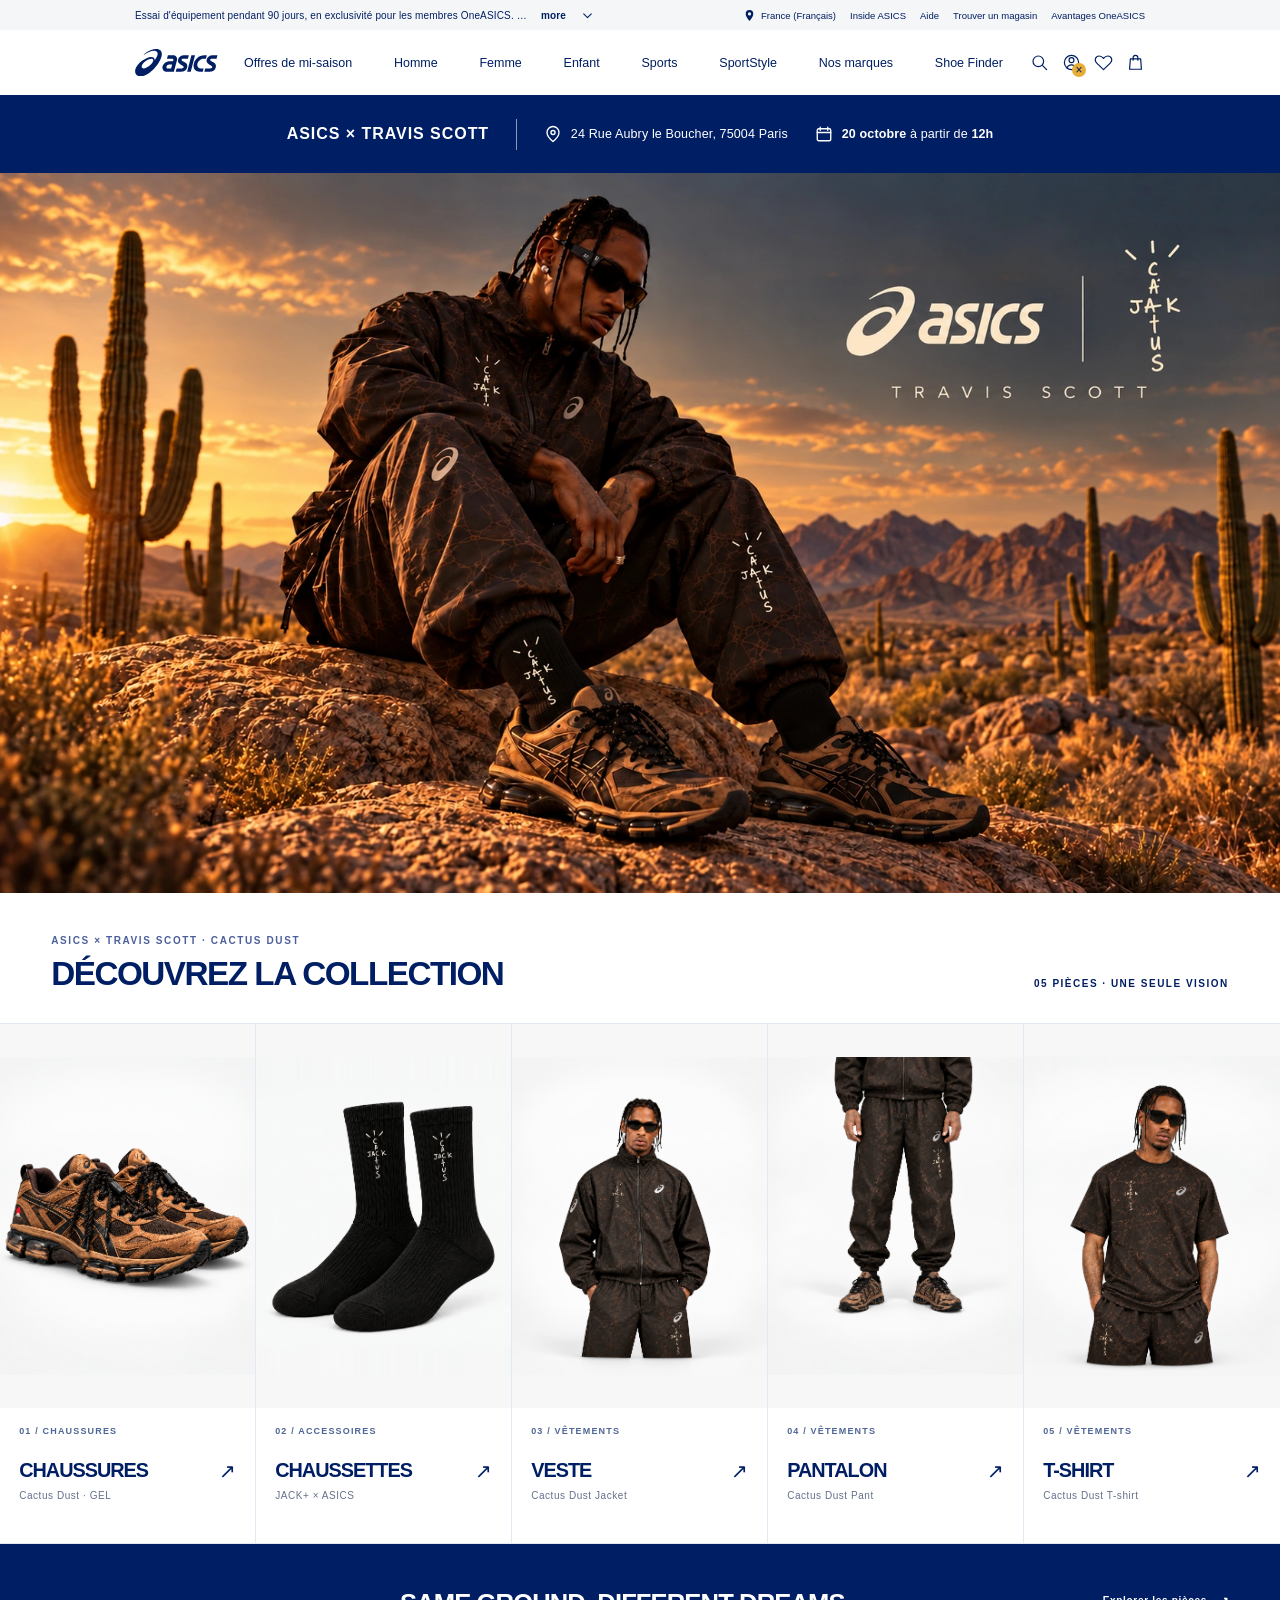
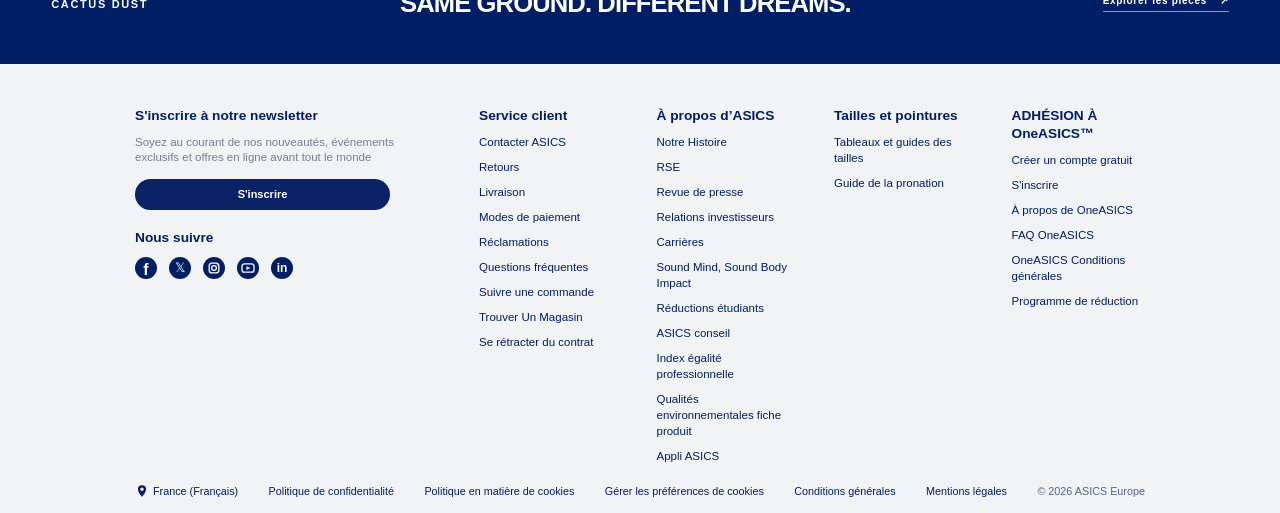
<file: index.html>
<!DOCTYPE html>
<html lang="fr">
<head>
  <meta charset="UTF-8">
  <meta name="viewport" content="width=device-width, initial-scale=1.0">
  <meta name="color-scheme" content="light">
  <meta name="description" content="ASICS × Travis Scott — Cactus Dust. Découvrez les cinq pièces de la collection capsule.">
  <title>Collection Cactus Dust | ASICS × Travis Scott</title>
  <link rel="stylesheet" href="index.css">
  <link rel="preload" href="campagne-desert.webp" as="image" type="image/webp">
</head>
<body id="haut">

  <!-- Barre d'informations superieure : volontairement non cliquable -->
  <div class="utility-bar">
    <div class="page-width utility-inner">
      <div class="utility-offer">
        <span class="utility-offer-text">Essai d'équipement pendant 90 jours, en exclusivité pour les membres OneASICS. G...</span>
        <strong>more</strong>
        <svg width="13" height="13" viewBox="0 0 24 24" fill="none" aria-hidden="true"><path d="m5 9 7 7 7-7" stroke="currentColor" stroke-width="2" stroke-linecap="round" stroke-linejoin="round"/></svg>
      </div>
      <div class="utility-right">
        <span class="utility-country">
          <svg viewBox="0 0 24 24" width="13" height="13" aria-hidden="true"><path fill="currentColor" d="M12 2a7 7 0 0 0-7 7c0 5 7 13 7 13s7-8 7-13a7 7 0 0 0-7-7Zm0 10a3 3 0 1 1 0-6 3 3 0 0 1 0 6Z"/></svg>
          France (Français)
        </span>
        <span>Inside ASICS</span>
        <span>Aide</span>
        <span>Trouver un magasin</span>
        <span>Avantages OneASICS</span>
      </div>
    </div>
  </div>

  <!-- Le logo est le SEUL lien actif de cette page -->
  <header class="site-header">
    <div class="page-width header-inner">
      <a href="index.html" class="brand-logo" aria-label="ASICS - Retour a l'accueil">
        <svg xmlns="http://www.w3.org/2000/svg" width="97" height="32" fill="none" viewBox="0 0 97 32" class="asics-logo" aria-hidden="true"><path fill="#001E63" d="M10.103 22.696c-1.827 0-2.704-1.404-2.247-3.029.946-3.365 7.03-8.353 11.172-8.353 3.025 0 2.795 2.702 1.025 5.007l-.982 1.085c-3.511 3.447-6.77 5.29-8.968 5.29M24.918 0C19.627.003 13.8 3.237 10.144 6.3l.288.419C16.11 2.74 23.99.152 26.164 4.033c1.146 2.048-.801 6.183-3.542 9.451.657-1.444.223-4.214-3.6-4.214C12.664 9.27.155 17.69.155 26.3.154 29.75 2.546 32 6.49 32c10.555 0 24.875-17.297 24.875-25.986C31.365 2.946 29.599 0 24.918 0M38.508 22.694c-.614 0-1.125-.215-1.444-.605-.335-.41-.434-.992-.274-1.592.35-1.304 1.754-2.325 3.198-2.325h3.397l-1.212 4.522zm9.767-13.562c-.974-1.194-2.546-1.728-3.672-1.728h-6.175L37.38 11.31h5.822l.559.06c.005 0 .536.06.827.46.242.33.276.824.103 1.469l-.276 1.029H40.75c-3.159 0-7.56 2.264-8.54 5.922-.489 1.824-.06 3.404.888 4.566.941 1.152 2.715 1.787 4.633 1.787h3.396v.001h4.318l3.517-13.12c.584-2.185-.05-3.572-.685-4.35M90.686 7.403c-1.67 0-3.222.494-4.485 1.429-1.275.944-1.978 2.078-2.397 3.64-.907 3.39 1.756 5.025 3.898 6.184 1.535.83 2.86 1.548 2.576 2.61-.205.763-.537 1.429-2.425 1.429h-5.766l-1.047 3.907h6.381c1.713 0 3.291-.356 4.564-1.331 1.275-.982 1.995-2.347 2.441-4.013.425-1.586.137-3.099-.883-4.232-.85-.945-2.075-1.606-3.155-2.189-1.381-.743-2.682-1.444-2.455-2.296.14-.513.651-1.231 1.766-1.231h5.605l1.05-3.907zM57.226 7.403c-1.671 0-3.223.494-4.485 1.429-1.276.944-1.977 2.078-2.398 3.64-.908 3.39 1.757 5.025 3.898 6.184 1.535.83 2.86 1.548 2.576 2.61-.205.763-.537 1.429-2.426 1.429h-5.765l-1.048 3.907h6.38c1.716 0 3.293-.356 4.565-1.331 1.275-.982 1.994-2.347 2.44-4.013.426-1.586.137-3.099-.881-4.232-.852-.945-2.077-1.606-3.157-2.189-1.38-.743-2.682-1.444-2.453-2.296.136-.513.651-1.231 1.765-1.231h5.605l1.05-3.907zM65.934 7.403l-5.005 19.2h4.226l5.004-19.2zM81.409 7.403c-7.445.026-11.34 4.982-12.577 9.6-1.467 5.473 1.45 9.6 6.78 9.6h3.575l1.047-3.908h-3.572c-1.997 0-4.74-1.57-3.636-5.692.88-3.277 4.074-5.693 7.584-5.693h2.266l1.05-3.907z"/></svg>
      </a>

      <nav class="main-navigation" aria-label="Rubriques du site (presentation uniquement)">
        <span>Offres de mi-saison</span>
        <span>Homme</span>
        <span>Femme</span>
        <span>Enfant</span>
        <span>Sports</span>
        <span>SportStyle</span>
        <span>Nos marques</span>
        <span>Shoe Finder</span>
      </nav>

      <div class="header-icons" aria-hidden="true">
        <span class="header-icon"><svg viewBox="0 0 24 24" fill="none"><circle cx="10.5" cy="10.5" r="6.7"/><path d="m16 16 5 5"/></svg></span>
        <span class="header-icon member-icon"><svg viewBox="0 0 24 24" fill="none"><circle cx="12" cy="12" r="9"/><circle cx="12" cy="9" r="3.1"/><path d="M6.3 19c.9-2.5 2.9-4.1 5.7-4.1s4.8 1.6 5.7 4.1"/></svg><span class="member-mark">×</span></span>
        <span class="header-icon"><svg viewBox="0 0 24 24" fill="none"><path d="M12 21 3.5 12.7C-.2 9 2 3.8 6.6 3.8c2.3 0 4 1.2 5.4 3.1 1.4-1.9 3.1-3.1 5.4-3.1 4.6 0 6.8 5.2 3.1 8.9L12 21Z"/></svg></span>
        <span class="header-icon"><svg viewBox="0 0 24 24" fill="none"><path d="M5.5 7.5h13l1 13h-15l1-13Z"/><path d="M9 9V6a3 3 0 0 1 6 0v3"/></svg></span>
      </div>
    </div>
  </header>

  <!-- NOUVELLE BANDEROLE : placee precisement sous le menu ASICS -->
  <div class="collection-banner" aria-label="Rendez-vous ASICS Travis Scott le 18 novembre à Paris">
    <span class="collection-banner-label">ASICS × TRAVIS SCOTT</span>
    <span class="collection-banner-divider" aria-hidden="true"></span>
    <div class="collection-banner-details">
      <a class="collection-banner-address" href="https://www.google.com/maps/place//data=!4m2!3m1!1s0x47e66e1eb0191523:0x82571dca6a270c8f?sa=X&amp;ved=1t:8290&amp;ictx=111" target="_blank" rel="noopener noreferrer" aria-label="Voir le lieu sur Google Maps : 24 Rue Aubry le Boucher, 75004 Paris">
        <svg viewBox="0 0 24 24" fill="none" aria-hidden="true"><path d="M20 10c0 5.5-8 12-8 12S4 15.5 4 10a8 8 0 1 1 16 0Z" stroke="currentColor" stroke-width="1.8" stroke-linejoin="round"/><circle cx="12" cy="10" r="2.7" stroke="currentColor" stroke-width="1.8"/></svg>
        <span>24 Rue Aubry le Boucher, 75004 Paris</span>
      </a>
      <span class="collection-banner-date">
        <svg viewBox="0 0 24 24" fill="none" aria-hidden="true"><rect x="3" y="5" width="18" height="16" rx="2" stroke="currentColor" stroke-width="1.8"/><path d="M7 3v4M17 3v4M3 10h18" stroke="currentColor" stroke-width="1.8" stroke-linecap="round"/></svg>
        <span><strong>20 octobre</strong> à partir de <strong>12h</strong></span>      </span>
    </div>
  </div>


  <main class="homepage">
    <section class="home-hero" aria-label="Campagne ASICS × Cactus Jack dans le désert">
      <h1 class="visually-hidden">Collection Cactus Dust — ASICS × Travis Scott</h1>
      <!-- PHOTO PRINCIPALE : placer campagne-desert.webp au meme niveau que index.html -->
      <img class="home-hero__image" src="campagne-desert.webp" alt="Travis Scott en tenue ASICS Cactus Jack dans le désert au coucher du soleil, avec les logos de la collaboration." width="1672" height="941" fetchpriority="high">
    </section>

    <section id="collection" class="collection-section" aria-labelledby="collection-title">
      <div class="collection-intro">
        <div>
          <span class="collection-intro__eyebrow">ASICS × TRAVIS SCOTT · CACTUS DUST</span>
          <h2 id="collection-title">Découvrez la collection</h2>
        </div>
        <p>05 PIÈCES · UNE SEULE VISION</p>
      </div>
      <!-- Photos pp1.png a pp5.png : toutes dans le meme dossier que index.html -->
      <nav class="collection-grid" aria-label="Les cinq produits de la capsule">
        <!-- Carte 01 : change href pour choisir la page et src pour choisir l'image -->
        <a class="collection-card" href="chaussure.html" aria-label="Découvrir chaussures Cactus Dust">
          <div class="collection-card__visual"><img src="pp1.png" alt="Chaussures ASICS brunes de la collection Cactus Dust" loading="lazy" width="1122" height="1402"></div>
          <div class="collection-card__info">
            <span class="collection-card__number">01 / CHAUSSURES</span>
            <div class="collection-card__line"><h3>Chaussures</h3><span class="collection-card__arrow" aria-hidden="true">↗</span></div>
            <p>Cactus Dust · GEL</p>
          </div>
        </a>
        <!-- Carte 02 : change href pour choisir la page et src pour choisir l'image -->
        <a class="collection-card" href="chaussettes.html" aria-label="Découvrir chaussettes Cactus Dust">
          <div class="collection-card__visual"><img src="pp2.png" alt="Chaussettes noires avec broderie claire Jack Cactus" loading="lazy" width="1122" height="1402"></div>
          <div class="collection-card__info">
            <span class="collection-card__number">02 / ACCESSOIRES</span>
            <div class="collection-card__line"><h3>Chaussettes</h3><span class="collection-card__arrow" aria-hidden="true">↗</span></div>
            <p>JACK+ × ASICS</p>
          </div>
        </a>
        <!-- Carte 03 : change href pour choisir la page et src pour choisir l'image -->
        <a class="collection-card" href="veste.html" aria-label="Découvrir veste Cactus Dust">
          <div class="collection-card__visual"><img src="pp3.png" alt="Veste noire et brune ASICS Cactus Jack" loading="lazy" width="1122" height="1402"></div>
          <div class="collection-card__info">
            <span class="collection-card__number">03 / VÊTEMENTS</span>
            <div class="collection-card__line"><h3>Veste</h3><span class="collection-card__arrow" aria-hidden="true">↗</span></div>
            <p>Cactus Dust Jacket</p>
          </div>
        </a>
        <!-- Carte 04 : change href pour choisir la page et src pour choisir l'image -->
        <a class="collection-card" href="pantalon.html" aria-label="Découvrir pantalon Cactus Dust">
          <div class="collection-card__visual"><img src="pp4.png" alt="Pantalon technique noir et brun Cactus Jack" loading="lazy" width="1122" height="1402"></div>
          <div class="collection-card__info">
            <span class="collection-card__number">04 / VÊTEMENTS</span>
            <div class="collection-card__line"><h3>Pantalon</h3><span class="collection-card__arrow" aria-hidden="true">↗</span></div>
            <p>Cactus Dust Pant</p>
          </div>
        </a>
        <!-- Carte 05 : change href pour choisir la page et src pour choisir l'image -->
        <a class="collection-card" href="tshirt.html" aria-label="Découvrir t-shirt Cactus Dust">
          <div class="collection-card__visual"><img src="pp5.png" alt="T-shirt ASICS Cactus Jack brun et noir de la collection Cactus Dust" loading="lazy" width="1122" height="1402"></div>
          <div class="collection-card__info">
            <span class="collection-card__number">05 / VÊTEMENTS</span>
            <div class="collection-card__line"><h3>T-shirt</h3><span class="collection-card__arrow" aria-hidden="true">↗</span></div>
            <p>Cactus Dust T-shirt</p>
          </div>
        </a>
      </nav>
      <p class="mobile-scroll-hint">Faites glisser pour découvrir les 5 produits →</p>
    </section>
    <div class="home-signature">
      <span>CACTUS DUST</span>
      <strong>SAME GROUND. DIFFERENT DREAMS.</strong>
      <a href="#collection">Explorer les pièces <span aria-hidden="true">↗</span></a>
    </div>
  </main>

  <footer class="site-footer">
    <div class="page-width footer-container">
      <div class="footer-grid">
        <section class="footer-newsletter">
          <h2>S'inscrire à notre newsletter</h2>
          <p>Soyez au courant de nos nouveautés, événements exclusifs et offres en ligne avant tout le monde</p>
          <div class="newsletter-look">S'inscrire</div>
          <h2 class="follow-title">Nous suivre</h2>
          <div class="social-icons" aria-label="Réseaux sociaux (icônes non cliquables)">
            <span class="social-item social-facebook" aria-hidden="true">f</span>
            <span class="social-item social-x" aria-hidden="true">𝕏</span>
            <span class="social-item social-instagram" aria-hidden="true"><svg viewBox="0 0 24 24" fill="none"><rect x="5.5" y="5.5" width="13" height="13" rx="4"/><circle cx="12" cy="12" r="3.2"/><circle cx="16.3" cy="7.8" r=".8" fill="currentColor" stroke="none"/></svg></span>
            <span class="social-item social-youtube" aria-hidden="true"><svg viewBox="0 0 24 24" fill="none"><rect x="4" y="6.5" width="16" height="11" rx="3" stroke="currentColor"/><path d="m10 9.5 5 2.5-5 2.5V9.5Z" fill="currentColor" stroke="none"/></svg></span>
            <span class="social-item social-linkedin" aria-hidden="true">in</span>
          </div>
        </section>

        <section class="footer-column">
          <h2>Service client</h2>
          <span>Contacter ASICS</span>
          <span>Retours</span>
          <span>Livraison</span>
          <span>Modes de paiement</span>
          <span>Réclamations</span>
          <span>Questions fréquentes</span>
          <span>Suivre une commande</span>
          <span>Trouver Un Magasin</span>
          <span>Se rétracter du contrat</span>
        </section>
        <section class="footer-column">
          <h2>À propos d’ASICS</h2>
          <span>Notre Histoire</span>
          <span>RSE</span>
          <span>Revue de presse</span>
          <span>Relations investisseurs</span>
          <span>Carrières</span>
          <span>Sound Mind, Sound Body Impact</span>
          <span>Réductions étudiants</span>
          <span>ASICS conseil</span>
          <span>Index égalité professionnelle</span>
          <span>Qualités environnementales fiche produit</span>
          <span>Appli ASICS</span>
        </section>
        <section class="footer-column">
          <h2>Tailles et pointures</h2>
          <span>Tableaux et guides des tailles</span>
          <span>Guide de la pronation</span>
        </section>
        <section class="footer-column">
          <h2>ADHÉSION À<br>OneASICS™</h2>
          <span>Créer un compte gratuit</span>
          <span>S'inscrire</span>
          <span>À propos de OneASICS</span>
          <span>FAQ OneASICS</span>
          <span>OneASICS Conditions générales</span>
          <span>Programme de réduction</span>
        </section>
      </div>

      <div class="footer-bottom">
        <span class="bottom-country"><svg viewBox="0 0 24 24" width="14" height="14" aria-hidden="true"><path fill="currentColor" d="M12 2a7 7 0 0 0-7 7c0 5 7 13 7 13s7-8 7-13a7 7 0 0 0-7-7Zm0 10a3 3 0 1 1 0-6 3 3 0 0 1 0 6Z"/></svg> France (Français)</span>
        <span>Politique de confidentialité</span>
        <span>Politique en matière de cookies</span>
        <span>Gérer les préférences de cookies</span>
        <span>Conditions générales</span>
        <span>Mentions légales</span>
        <span class="copyright">© 2026 ASICS Europe</span>
      </div>
    </div>
  </footer>
</body>
</html>
</file>
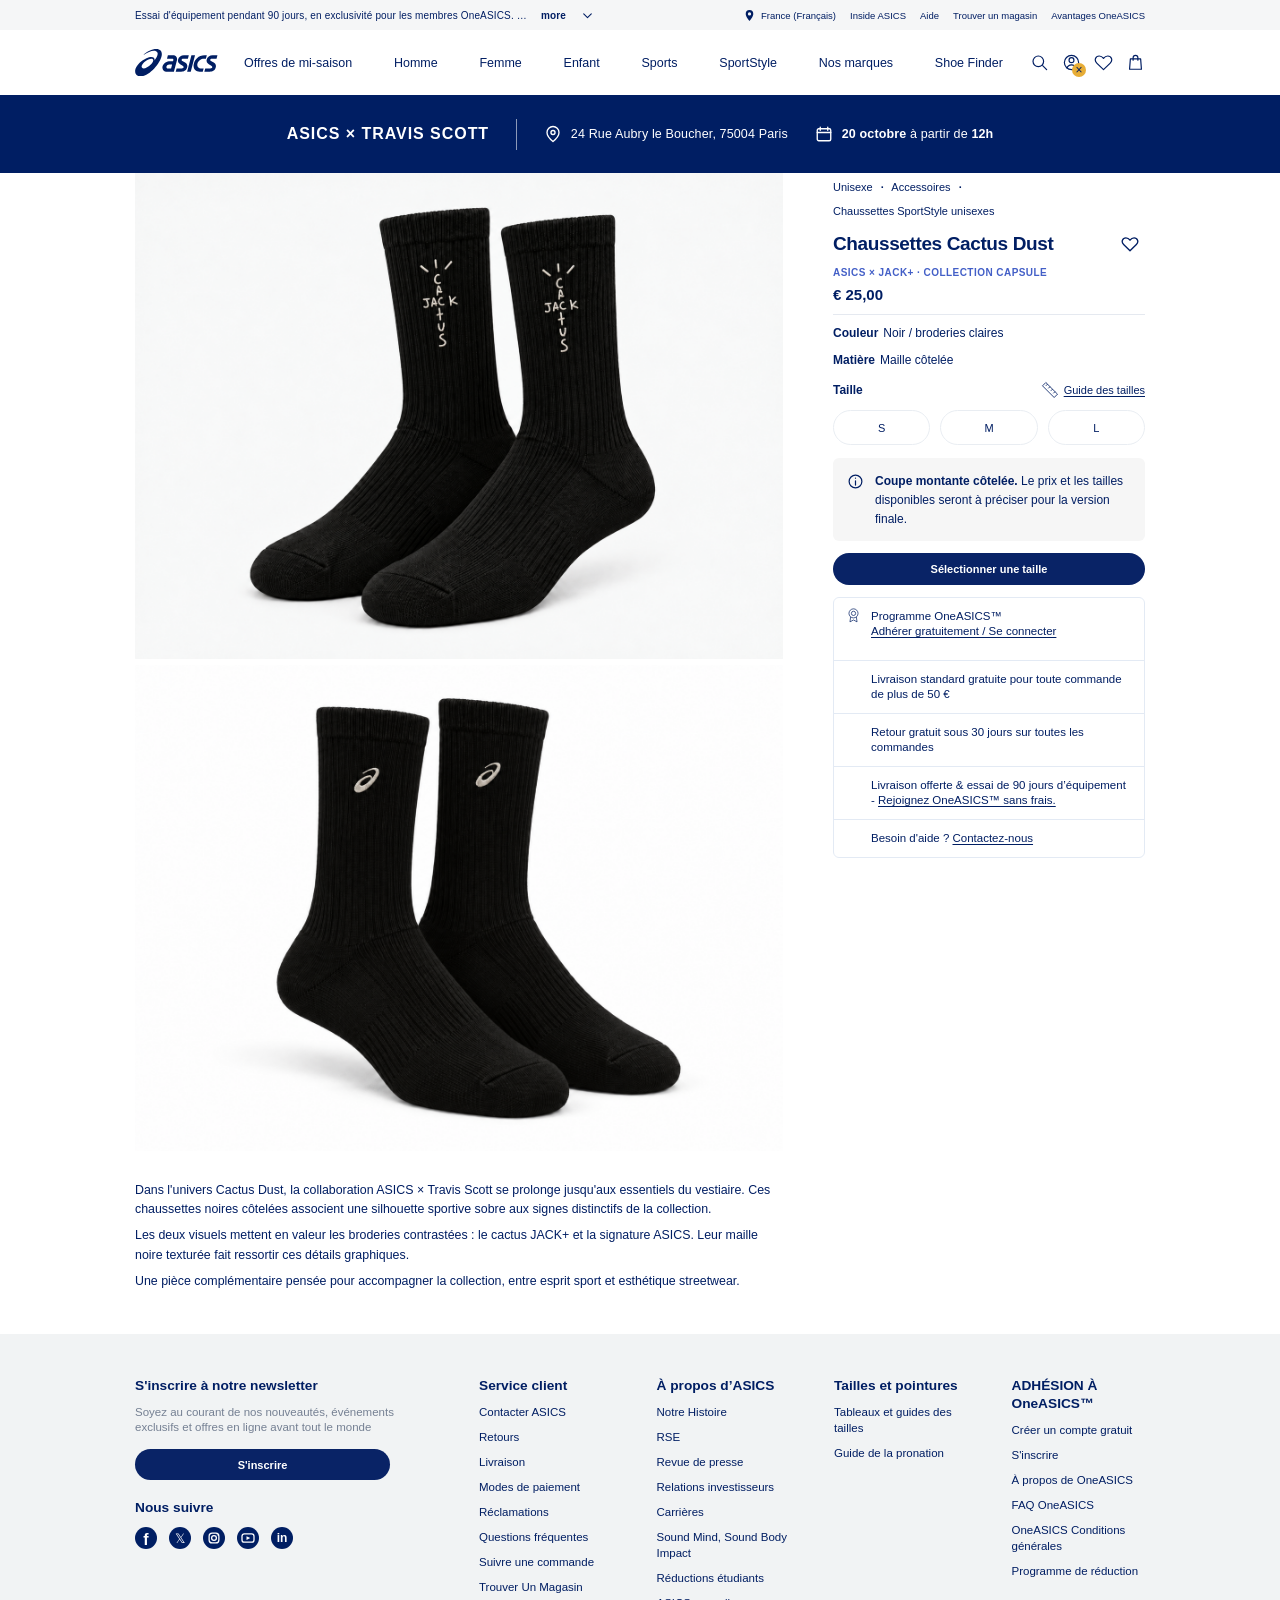
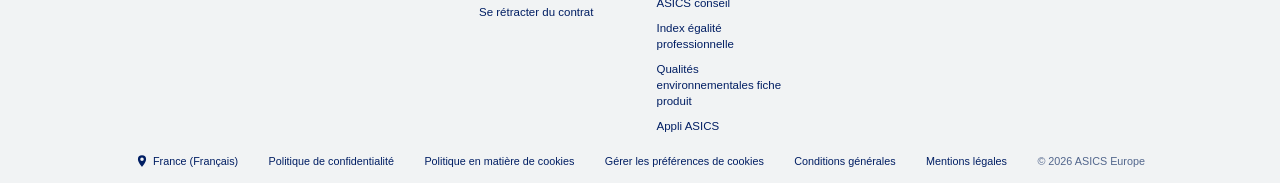
<file: chaussettes.html>
<!DOCTYPE html>
<html lang="fr">
<head>
  <meta charset="UTF-8">
  <meta name="viewport" content="width=device-width, initial-scale=1.0">
  <meta name="color-scheme" content="light">
  <title>Chaussettes Cactus Dust | ASICS x Travis Scott</title>
  <link rel="stylesheet" href="chaussettes.css">
</head>
<body>
  <!-- Barre d'informations superieure : volontairement non cliquable -->
  <div class="utility-bar">
    <div class="page-width utility-inner">
      <div class="utility-offer">
        <span class="utility-offer-text">Essai d'équipement pendant 90 jours, en exclusivité pour les membres OneASICS. G...</span>
        <strong>more</strong>
        <svg width="13" height="13" viewBox="0 0 24 24" fill="none" aria-hidden="true"><path d="m5 9 7 7 7-7" stroke="currentColor" stroke-width="2" stroke-linecap="round" stroke-linejoin="round"/></svg>
      </div>
      <div class="utility-right">
        <span class="utility-country">
          <svg viewBox="0 0 24 24" width="13" height="13" aria-hidden="true"><path fill="currentColor" d="M12 2a7 7 0 0 0-7 7c0 5 7 13 7 13s7-8 7-13a7 7 0 0 0-7-7Zm0 10a3 3 0 1 1 0-6 3 3 0 0 1 0 6Z"/></svg>
          France (Français)
        </span>
        <span>Inside ASICS</span>
        <span>Aide</span>
        <span>Trouver un magasin</span>
        <span>Avantages OneASICS</span>
      </div>
    </div>
  </div>

  <!-- Comme dans la page chaussure, seul le logo ASICS est cliquable. -->
  <header class="site-header">
    <div class="page-width header-inner">
      <a href="index.html" class="brand-logo" aria-label="ASICS - Retour a l'accueil">
        <svg xmlns="http://www.w3.org/2000/svg" width="97" height="32" fill="none" viewBox="0 0 97 32" class="asics-logo" aria-hidden="true"><path fill="#001E63" d="M10.103 22.696c-1.827 0-2.704-1.404-2.247-3.029.946-3.365 7.03-8.353 11.172-8.353 3.025 0 2.795 2.702 1.025 5.007l-.982 1.085c-3.511 3.447-6.77 5.29-8.968 5.29M24.918 0C19.627.003 13.8 3.237 10.144 6.3l.288.419C16.11 2.74 23.99.152 26.164 4.033c1.146 2.048-.801 6.183-3.542 9.451.657-1.444.223-4.214-3.6-4.214C12.664 9.27.155 17.69.155 26.3.154 29.75 2.546 32 6.49 32c10.555 0 24.875-17.297 24.875-25.986C31.365 2.946 29.599 0 24.918 0M38.508 22.694c-.614 0-1.125-.215-1.444-.605-.335-.41-.434-.992-.274-1.592.35-1.304 1.754-2.325 3.198-2.325h3.397l-1.212 4.522zm9.767-13.562c-.974-1.194-2.546-1.728-3.672-1.728h-6.175L37.38 11.31h5.822l.559.06c.005 0 .536.06.827.46.242.33.276.824.103 1.469l-.276 1.029H40.75c-3.159 0-7.56 2.264-8.54 5.922-.489 1.824-.06 3.404.888 4.566.941 1.152 2.715 1.787 4.633 1.787h3.396v.001h4.318l3.517-13.12c.584-2.185-.05-3.572-.685-4.35M90.686 7.403c-1.67 0-3.222.494-4.485 1.429-1.275.944-1.978 2.078-2.397 3.64-.907 3.39 1.756 5.025 3.898 6.184 1.535.83 2.86 1.548 2.576 2.61-.205.763-.537 1.429-2.425 1.429h-5.766l-1.047 3.907h6.381c1.713 0 3.291-.356 4.564-1.331 1.275-.982 1.995-2.347 2.441-4.013.425-1.586.137-3.099-.883-4.232-.85-.945-2.075-1.606-3.155-2.189-1.381-.743-2.682-1.444-2.455-2.296.14-.513.651-1.231 1.766-1.231h5.605l1.05-3.907zM57.226 7.403c-1.671 0-3.223.494-4.485 1.429-1.276.944-1.977 2.078-2.398 3.64-.908 3.39 1.757 5.025 3.898 6.184 1.535.83 2.86 1.548 2.576 2.61-.205.763-.537 1.429-2.426 1.429h-5.765l-1.048 3.907h6.38c1.716 0 3.293-.356 4.565-1.331 1.275-.982 1.994-2.347 2.44-4.013.426-1.586.137-3.099-.881-4.232-.852-.945-2.077-1.606-3.157-2.189-1.38-.743-2.682-1.444-2.453-2.296.136-.513.651-1.231 1.765-1.231h5.605l1.05-3.907zM65.934 7.403l-5.005 19.2h4.226l5.004-19.2zM81.409 7.403c-7.445.026-11.34 4.982-12.577 9.6-1.467 5.473 1.45 9.6 6.78 9.6h3.575l1.047-3.908h-3.572c-1.997 0-4.74-1.57-3.636-5.692.88-3.277 4.074-5.693 7.584-5.693h2.266l1.05-3.907z"/></svg>
      </a>

      <nav class="main-navigation" aria-label="Rubriques du site (presentation uniquement)">
        <span>Offres de mi-saison</span>
        <span>Homme</span>
        <span>Femme</span>
        <span>Enfant</span>
        <span>Sports</span>
        <span>SportStyle</span>
        <span>Nos marques</span>
        <span>Shoe Finder</span>
      </nav>

      <div class="header-icons" aria-hidden="true">
        <span class="header-icon"><svg viewBox="0 0 24 24" fill="none"><circle cx="10.5" cy="10.5" r="6.7"/><path d="m16 16 5 5"/></svg></span>
        <span class="header-icon member-icon"><svg viewBox="0 0 24 24" fill="none"><circle cx="12" cy="12" r="9"/><circle cx="12" cy="9" r="3.1"/><path d="M6.3 19c.9-2.5 2.9-4.1 5.7-4.1s4.8 1.6 5.7 4.1"/></svg><span class="member-mark">×</span></span>
        <span class="header-icon"><svg viewBox="0 0 24 24" fill="none"><path d="M12 21 3.5 12.7C-.2 9 2 3.8 6.6 3.8c2.3 0 4 1.2 5.4 3.1 1.4-1.9 3.1-3.1 5.4-3.1 4.6 0 6.8 5.2 3.1 8.9L12 21Z"/></svg></span>
        <span class="header-icon"><svg viewBox="0 0 24 24" fill="none"><path d="M5.5 7.5h13l1 13h-15l1-13Z"/><path d="M9 9V6a3 3 0 0 1 6 0v3"/></svg></span>
      </div>
    </div>
  </header>

  <div class="collection-banner" aria-label="Rendez-vous ASICS Travis Scott le 18 novembre à Paris">
    <span class="collection-banner-label">ASICS × TRAVIS SCOTT</span>
    <span class="collection-banner-divider" aria-hidden="true"></span>
    <div class="collection-banner-details">
      <a class="collection-banner-address" href="https://www.google.com/maps/place//data=!4m2!3m1!1s0x47e66e1eb0191523:0x82571dca6a270c8f?sa=X&amp;ved=1t:8290&amp;ictx=111" target="_blank" rel="noopener noreferrer" aria-label="Voir le lieu sur Google Maps : 24 Rue Aubry le Boucher, 75004 Paris">
        <svg viewBox="0 0 24 24" fill="none" aria-hidden="true"><path d="M20 10c0 5.5-8 12-8 12S4 15.5 4 10a8 8 0 1 1 16 0Z" stroke="currentColor" stroke-width="1.8" stroke-linejoin="round"/><circle cx="12" cy="10" r="2.7" stroke="currentColor" stroke-width="1.8"/></svg>
        <span>24 Rue Aubry le Boucher, 75004 Paris</span>
      </a>
      <span class="collection-banner-date">
        <svg viewBox="0 0 24 24" fill="none" aria-hidden="true"><rect x="3" y="5" width="18" height="16" rx="2" stroke="currentColor" stroke-width="1.8"/><path d="M7 3v4M17 3v4M3 10h18" stroke="currentColor" stroke-width="1.8" stroke-linecap="round"/></svg>
        <span><strong>20 octobre</strong> à partir de <strong>12h</strong></span>
      </span>
    </div>
  </div>

  <main class="product-page">
    <div class="page-width product-layout">
      <div class="gallery-and-story">
        <section class="product-gallery" aria-label="Photographies des chaussettes ASICS et JACK+">
          <figure class="product-photo">
            <img src="chaussettes-jack.png" alt="Paire de chaussettes noires côtelées, avec la broderie blanche JACK+ en forme de cactus" fetchpriority="high">
          </figure>
          <figure class="product-photo">
            <img src="chaussettes-asics.png" alt="Paire de chaussettes noires côtelées, avec le logo ASICS brodé en blanc" loading="lazy">
          </figure>
        </section>

        <section class="product-description" aria-label="Description des chaussettes">
          <p>Dans l'univers Cactus Dust, la collaboration ASICS × Travis Scott se prolonge jusqu'aux essentiels du vestiaire. Ces chaussettes noires côtelées associent une silhouette sportive sobre aux signes distinctifs de la collection.</p>
          <p>Les deux visuels mettent en valeur les broderies contrastées : le cactus JACK+ et la signature ASICS. Leur maille noire texturée fait ressortir ces détails graphiques.</p>
          <p>Une pièce complémentaire pensée pour accompagner la collection, entre esprit sport et esthétique streetwear.</p>
        </section>
      </div>

      <aside class="product-details" aria-label="Informations des chaussettes">
        <div class="breadcrumbs">
          <div>Unisexe <span class="bullet">·</span> Accessoires <span class="bullet">·</span></div>
          <div>Chaussettes SportStyle unisexes</div>
        </div>

        <div class="title-row">
          <h1>Chaussettes Cactus Dust</h1>
          <svg class="title-heart" viewBox="0 0 24 24" fill="none" aria-hidden="true"><path d="M12 21 3.5 12.7C-.2 9 2 3.8 6.6 3.8c2.3 0 4 1.2 5.4 3.1 1.4-1.9 3.1-3.1 5.4-3.1 4.6 0 6.8 5.2 3.1 8.9L12 21Z"/></svg>
        </div>

        <div class="reviews"><span class="capsule-label">ASICS × JACK+ · COLLECTION CAPSULE</span></div>
        <p class="product-price">€ 25,00</p>

        <div class="product-options">
          <p class="option-line"><strong>Couleur</strong><span>Noir / broderies claires</span></p>
          <p class="option-line"><strong>Matière</strong><span>Maille côtelée</span></p>
          <div class="size-heading">
            <strong>Taille</strong>
            <span class="size-guide"><svg viewBox="0 0 24 24" fill="none" aria-hidden="true"><path d="m3 7 4-4 14 14-4 4L3 7Z"/><path d="m7 7 2-2M10 10l2-2m1 5 2-2m1 5 2-2"/></svg>Guide des tailles</span>
          </div>
          <div class="sizes socks-sizes" aria-label="Exemples de tailles, à confirmer">
            <span>S</span><span>M</span><span>L</span>
          </div>
          <div class="fit-advice">
            <svg viewBox="0 0 24 24" fill="none" aria-hidden="true"><circle cx="12" cy="12" r="9"/><path d="M12 11v6M12 7.1v.2"/></svg>
            <span><strong>Coupe montante côtelée.</strong> Le prix et les tailles disponibles seront à préciser pour la version finale.</span>
          </div>
          <div class="select-size-look">Sélectionner une taille</div>
        </div>

        <section class="benefits" aria-label="Services ASICS (présentation)">
          <div class="benefit-row benefit-members">
            <svg class="benefit-medal" viewBox="0 0 24 24" fill="none" aria-hidden="true"><circle cx="12" cy="9" r="6.4"/><circle cx="12" cy="9" r="3"/><path d="m8 14-1 7 5-2.7 5 2.7-1-7"/></svg>
            <div>Programme OneASICS™<br><span class="visual-link">Adhérer gratuitement / Se connecter</span></div>
          </div>
          <div class="benefit-row">Livraison standard gratuite pour toute commande de plus de 50 €</div>
          <div class="benefit-row">Retour gratuit sous 30 jours sur toutes les commandes</div>
          <div class="benefit-row">Livraison offerte &amp; essai de 90 jours d’équipement - <span class="visual-link">Rejoignez OneASICS™ sans frais.</span></div>
          <div class="benefit-row">Besoin d'aide ? <span class="visual-link">Contactez-nous</span></div>
        </section>
      </aside>
    </div>
  </main>

  <footer class="site-footer">
    <div class="page-width footer-container">
      <div class="footer-grid">
        <section class="footer-newsletter">
          <h2>S'inscrire à notre newsletter</h2>
          <p>Soyez au courant de nos nouveautés, événements exclusifs et offres en ligne avant tout le monde</p>
          <div class="newsletter-look">S'inscrire</div>
          <h2 class="follow-title">Nous suivre</h2>
          <div class="social-icons" aria-label="Réseaux sociaux (icônes non cliquables)">
            <span class="social-item social-facebook" aria-hidden="true">f</span>
            <span class="social-item social-x" aria-hidden="true">𝕏</span>
            <span class="social-item social-instagram" aria-hidden="true"><svg viewBox="0 0 24 24" fill="none"><rect x="5.5" y="5.5" width="13" height="13" rx="4"/><circle cx="12" cy="12" r="3.2"/><circle cx="16.3" cy="7.8" r=".8" fill="currentColor" stroke="none"/></svg></span>
            <span class="social-item social-youtube" aria-hidden="true"><svg viewBox="0 0 24 24" fill="none"><rect x="4" y="6.5" width="16" height="11" rx="3" stroke="currentColor"/><path d="m10 9.5 5 2.5-5 2.5V9.5Z" fill="currentColor" stroke="none"/></svg></span>
            <span class="social-item social-linkedin" aria-hidden="true">in</span>
          </div>
        </section>

        <section class="footer-column">
          <h2>Service client</h2>
          <span>Contacter ASICS</span>
          <span>Retours</span>
          <span>Livraison</span>
          <span>Modes de paiement</span>
          <span>Réclamations</span>
          <span>Questions fréquentes</span>
          <span>Suivre une commande</span>
          <span>Trouver Un Magasin</span>
          <span>Se rétracter du contrat</span>
        </section>
        <section class="footer-column">
          <h2>À propos d’ASICS</h2>
          <span>Notre Histoire</span>
          <span>RSE</span>
          <span>Revue de presse</span>
          <span>Relations investisseurs</span>
          <span>Carrières</span>
          <span>Sound Mind, Sound Body Impact</span>
          <span>Réductions étudiants</span>
          <span>ASICS conseil</span>
          <span>Index égalité professionnelle</span>
          <span>Qualités environnementales fiche produit</span>
          <span>Appli ASICS</span>
        </section>
        <section class="footer-column">
          <h2>Tailles et pointures</h2>
          <span>Tableaux et guides des tailles</span>
          <span>Guide de la pronation</span>
        </section>
        <section class="footer-column">
          <h2>ADHÉSION À<br>OneASICS™</h2>
          <span>Créer un compte gratuit</span>
          <span>S'inscrire</span>
          <span>À propos de OneASICS</span>
          <span>FAQ OneASICS</span>
          <span>OneASICS Conditions générales</span>
          <span>Programme de réduction</span>
        </section>
      </div>

      <div class="footer-bottom">
        <span class="bottom-country"><svg viewBox="0 0 24 24" width="14" height="14" aria-hidden="true"><path fill="currentColor" d="M12 2a7 7 0 0 0-7 7c0 5 7 13 7 13s7-8 7-13a7 7 0 0 0-7-7Zm0 10a3 3 0 1 1 0-6 3 3 0 0 1 0 6Z"/></svg> France (Français)</span>
        <span>Politique de confidentialité</span>
        <span>Politique en matière de cookies</span>
        <span>Gérer les préférences de cookies</span>
        <span>Conditions générales</span>
        <span>Mentions légales</span>
        <span class="copyright">© 2026 ASICS Europe</span>
      </div>
    </div>
  </footer>
</body>
</html>
</file>
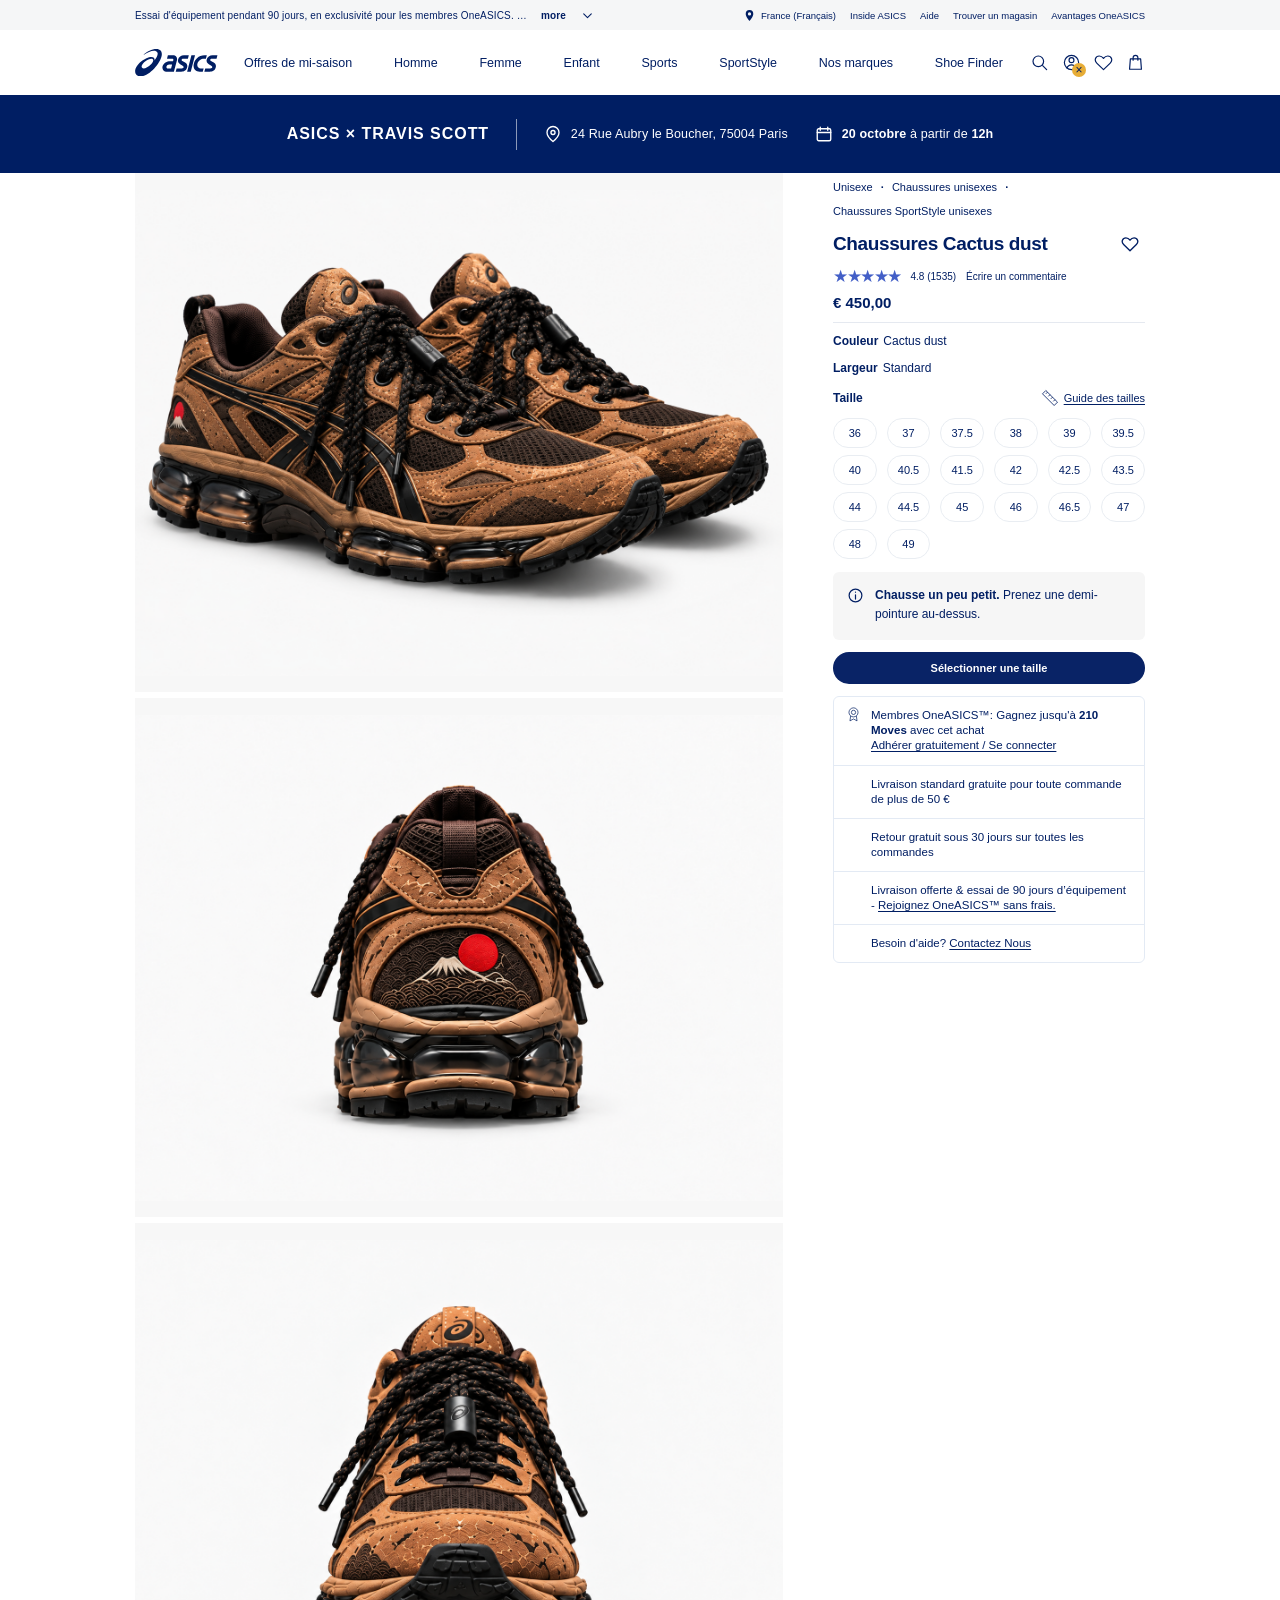
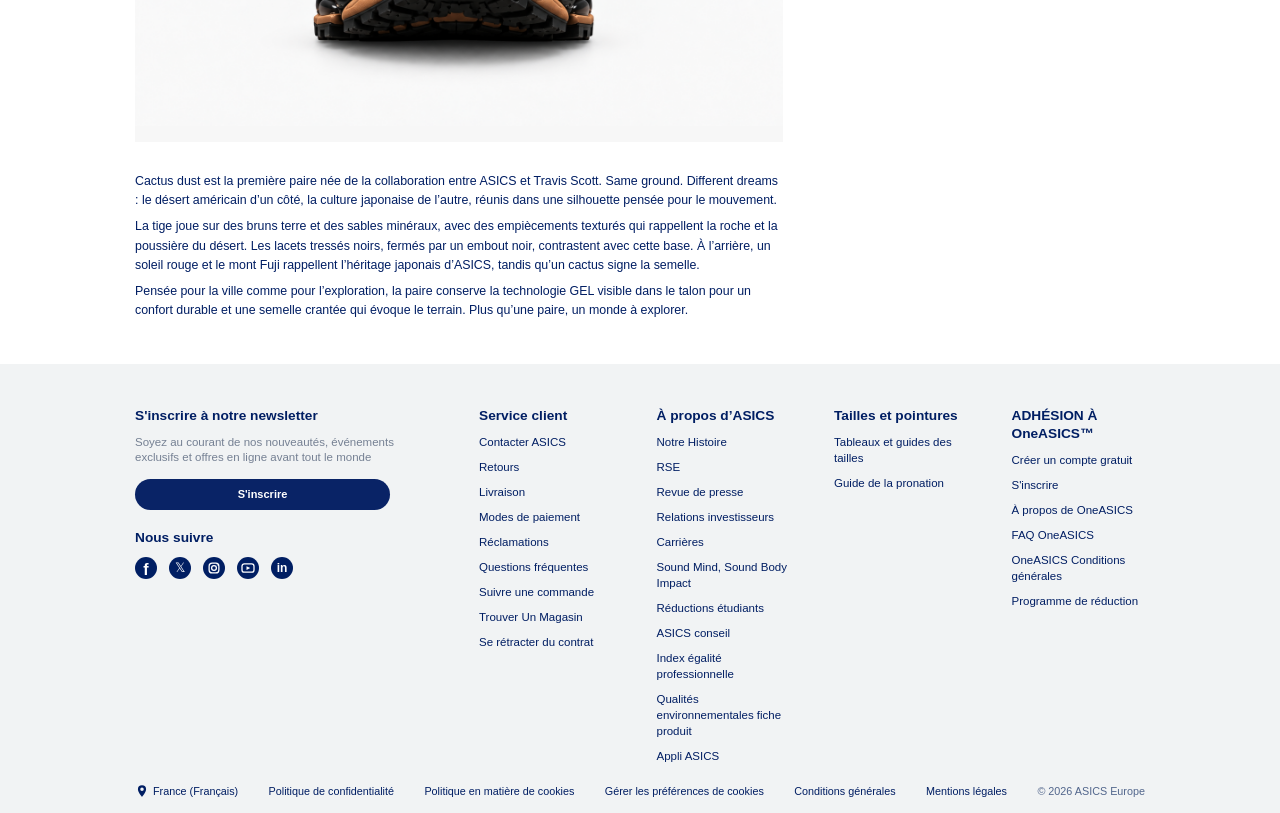
<file: chaussure.html>
<!DOCTYPE html>
<html lang="fr">
<head>
  <meta charset="UTF-8">
  <meta name="viewport" content="width=device-width, initial-scale=1.0">
  <meta name="color-scheme" content="light">
  <title>Chaussure Cactus Dust | ASICS x Travis Scott</title>
  <link rel="stylesheet" href="chaussure.css">
</head>
<body>
  <!-- Barre d'informations superieure : volontairement non cliquable -->
  <div class="utility-bar">
    <div class="page-width utility-inner">
      <div class="utility-offer">
        <span class="utility-offer-text">Essai d'équipement pendant 90 jours, en exclusivité pour les membres OneASICS. G...</span>
        <strong>more</strong>
        <svg width="13" height="13" viewBox="0 0 24 24" fill="none" aria-hidden="true"><path d="m5 9 7 7 7-7" stroke="currentColor" stroke-width="2" stroke-linecap="round" stroke-linejoin="round"/></svg>
      </div>
      <div class="utility-right">
        <span class="utility-country">
          <svg viewBox="0 0 24 24" width="13" height="13" aria-hidden="true"><path fill="currentColor" d="M12 2a7 7 0 0 0-7 7c0 5 7 13 7 13s7-8 7-13a7 7 0 0 0-7-7Zm0 10a3 3 0 1 1 0-6 3 3 0 0 1 0 6Z"/></svg>
          France (Français)
        </span>
        <span>Inside ASICS</span>
        <span>Aide</span>
        <span>Trouver un magasin</span>
        <span>Avantages OneASICS</span>
      </div>
    </div>
  </div>

  <!-- Le logo est le SEUL lien actif de cette page -->
  <header class="site-header">
    <div class="page-width header-inner">
      <a href="index.html" class="brand-logo" aria-label="ASICS - Retour a l'accueil">
        <svg xmlns="http://www.w3.org/2000/svg" width="97" height="32" fill="none" viewBox="0 0 97 32" class="asics-logo" aria-hidden="true"><path fill="#001E63" d="M10.103 22.696c-1.827 0-2.704-1.404-2.247-3.029.946-3.365 7.03-8.353 11.172-8.353 3.025 0 2.795 2.702 1.025 5.007l-.982 1.085c-3.511 3.447-6.77 5.29-8.968 5.29M24.918 0C19.627.003 13.8 3.237 10.144 6.3l.288.419C16.11 2.74 23.99.152 26.164 4.033c1.146 2.048-.801 6.183-3.542 9.451.657-1.444.223-4.214-3.6-4.214C12.664 9.27.155 17.69.155 26.3.154 29.75 2.546 32 6.49 32c10.555 0 24.875-17.297 24.875-25.986C31.365 2.946 29.599 0 24.918 0M38.508 22.694c-.614 0-1.125-.215-1.444-.605-.335-.41-.434-.992-.274-1.592.35-1.304 1.754-2.325 3.198-2.325h3.397l-1.212 4.522zm9.767-13.562c-.974-1.194-2.546-1.728-3.672-1.728h-6.175L37.38 11.31h5.822l.559.06c.005 0 .536.06.827.46.242.33.276.824.103 1.469l-.276 1.029H40.75c-3.159 0-7.56 2.264-8.54 5.922-.489 1.824-.06 3.404.888 4.566.941 1.152 2.715 1.787 4.633 1.787h3.396v.001h4.318l3.517-13.12c.584-2.185-.05-3.572-.685-4.35M90.686 7.403c-1.67 0-3.222.494-4.485 1.429-1.275.944-1.978 2.078-2.397 3.64-.907 3.39 1.756 5.025 3.898 6.184 1.535.83 2.86 1.548 2.576 2.61-.205.763-.537 1.429-2.425 1.429h-5.766l-1.047 3.907h6.381c1.713 0 3.291-.356 4.564-1.331 1.275-.982 1.995-2.347 2.441-4.013.425-1.586.137-3.099-.883-4.232-.85-.945-2.075-1.606-3.155-2.189-1.381-.743-2.682-1.444-2.455-2.296.14-.513.651-1.231 1.766-1.231h5.605l1.05-3.907zM57.226 7.403c-1.671 0-3.223.494-4.485 1.429-1.276.944-1.977 2.078-2.398 3.64-.908 3.39 1.757 5.025 3.898 6.184 1.535.83 2.86 1.548 2.576 2.61-.205.763-.537 1.429-2.426 1.429h-5.765l-1.048 3.907h6.38c1.716 0 3.293-.356 4.565-1.331 1.275-.982 1.994-2.347 2.44-4.013.426-1.586.137-3.099-.881-4.232-.852-.945-2.077-1.606-3.157-2.189-1.38-.743-2.682-1.444-2.453-2.296.136-.513.651-1.231 1.765-1.231h5.605l1.05-3.907zM65.934 7.403l-5.005 19.2h4.226l5.004-19.2zM81.409 7.403c-7.445.026-11.34 4.982-12.577 9.6-1.467 5.473 1.45 9.6 6.78 9.6h3.575l1.047-3.908h-3.572c-1.997 0-4.74-1.57-3.636-5.692.88-3.277 4.074-5.693 7.584-5.693h2.266l1.05-3.907z"/></svg>
      </a>

      <nav class="main-navigation" aria-label="Rubriques du site (presentation uniquement)">
        <span>Offres de mi-saison</span>
        <span>Homme</span>
        <span>Femme</span>
        <span>Enfant</span>
        <span>Sports</span>
        <span>SportStyle</span>
        <span>Nos marques</span>
        <span>Shoe Finder</span>
      </nav>

      <div class="header-icons" aria-hidden="true">
        <span class="header-icon"><svg viewBox="0 0 24 24" fill="none"><circle cx="10.5" cy="10.5" r="6.7"/><path d="m16 16 5 5"/></svg></span>
        <span class="header-icon member-icon"><svg viewBox="0 0 24 24" fill="none"><circle cx="12" cy="12" r="9"/><circle cx="12" cy="9" r="3.1"/><path d="M6.3 19c.9-2.5 2.9-4.1 5.7-4.1s4.8 1.6 5.7 4.1"/></svg><span class="member-mark">×</span></span>
        <span class="header-icon"><svg viewBox="0 0 24 24" fill="none"><path d="M12 21 3.5 12.7C-.2 9 2 3.8 6.6 3.8c2.3 0 4 1.2 5.4 3.1 1.4-1.9 3.1-3.1 5.4-3.1 4.6 0 6.8 5.2 3.1 8.9L12 21Z"/></svg></span>
        <span class="header-icon"><svg viewBox="0 0 24 24" fill="none"><path d="M5.5 7.5h13l1 13h-15l1-13Z"/><path d="M9 9V6a3 3 0 0 1 6 0v3"/></svg></span>
      </div>
    </div>
  </header>

   <div class="collection-banner" aria-label="Rendez-vous ASICS Travis Scott le 18 novembre à Paris">
    <span class="collection-banner-label">ASICS × TRAVIS SCOTT</span>
    <span class="collection-banner-divider" aria-hidden="true"></span>
    <div class="collection-banner-details">
      <a class="collection-banner-address" href="https://www.google.com/maps/place//data=!4m2!3m1!1s0x47e66e1eb0191523:0x82571dca6a270c8f?sa=X&amp;ved=1t:8290&amp;ictx=111" target="_blank" rel="noopener noreferrer" aria-label="Voir le lieu sur Google Maps : 24 Rue Aubry le Boucher, 75004 Paris">
        <svg viewBox="0 0 24 24" fill="none" aria-hidden="true"><path d="M20 10c0 5.5-8 12-8 12S4 15.5 4 10a8 8 0 1 1 16 0Z" stroke="currentColor" stroke-width="1.8" stroke-linejoin="round"/><circle cx="12" cy="10" r="2.7" stroke="currentColor" stroke-width="1.8"/></svg>
        <span>24 Rue Aubry le Boucher, 75004 Paris</span>
      </a>
      <span class="collection-banner-date">
        <svg viewBox="0 0 24 24" fill="none" aria-hidden="true"><rect x="3" y="5" width="18" height="16" rx="2" stroke="currentColor" stroke-width="1.8"/><path d="M7 3v4M17 3v4M3 10h18" stroke="currentColor" stroke-width="1.8" stroke-linecap="round"/></svg>
        <span><strong>20 octobre</strong> à partir de <strong>12h</strong></span>      </span>
    </div>
  </div>

  <main class="product-page">
    <div class="page-width product-layout">
      <div class="gallery-and-story">
        <section class="product-gallery" aria-label="Photographies des chaussures Cactus dust">
          <!-- Placez les trois photos dans le MEME dossier que chaussure.html -->
          <figure class="product-photo"><img src="c1.png" alt="Chaussure Cactus dust ASICS, vue de profil" fetchpriority="high"></figure>
          <figure class="product-photo"><img src="c2.png" alt="Paire de chaussures Cactus dust ASICS, vue trois quarts" loading="lazy"></figure>
          <figure class="product-photo"><img src="c3.png" alt="Détails de la chaussure Cactus dust ASICS" loading="lazy"></figure>
        </section>

        <section class="product-description" aria-label="Description du produit">
          <p>Cactus dust est la première paire née de la collaboration entre ASICS et Travis Scott. Same ground. Different dreams : le désert américain d’un côté, la culture japonaise de l’autre, réunis dans une silhouette pensée pour le mouvement.</p>
          <p>La tige joue sur des bruns terre et des sables minéraux, avec des empiècements texturés qui rappellent la roche et la poussière du désert. Les lacets tressés noirs, fermés par un embout noir, contrastent avec cette base. À l’arrière, un soleil rouge et le mont Fuji rappellent l’héritage japonais d’ASICS, tandis qu’un cactus signe la semelle.</p>
          <p>Pensée pour la ville comme pour l’exploration, la paire conserve la technologie GEL visible dans le talon pour un confort durable et une semelle crantée qui évoque le terrain. Plus qu’une paire, un monde à explorer.</p>
        </section>
      </div>

      <aside class="product-details" aria-label="Informations du produit">
        <div class="breadcrumbs">
          <div>Unisexe <span class="bullet">·</span> Chaussures unisexes <span class="bullet">·</span></div>
          <div>Chaussures SportStyle unisexes</div>
        </div>

        <div class="title-row">
          <h1>Chaussures Cactus dust</h1>
          <svg class="title-heart" viewBox="0 0 24 24" fill="none" aria-hidden="true"><path d="M12 21 3.5 12.7C-.2 9 2 3.8 6.6 3.8c2.3 0 4 1.2 5.4 3.1 1.4-1.9 3.1-3.1 5.4-3.1 4.6 0 6.8 5.2 3.1 8.9L12 21Z"/></svg>
        </div>

        <div class="reviews">
          <span class="rating-stars" aria-label="Note de 4,8 sur 5">★★★★★</span>
          <span class="rating-count">4.8 (1535)</span>
          <span class="review-text">Écrire un commentaire</span>
        </div>
        <p class="product-price">€ 450,00</p>

        <div class="product-options">
          <p class="option-line"><strong>Couleur</strong><span>Cactus dust</span></p>
          <p class="option-line"><strong>Largeur</strong><span>Standard</span></p>
          <div class="size-heading">
            <strong>Taille</strong>
            <span class="size-guide"><svg viewBox="0 0 24 24" fill="none" aria-hidden="true"><path d="m3 7 4-4 14 14-4 4L3 7Z"/><path d="m7 7 2-2M10 10l2-2m1 5 2-2m1 5 2-2"/></svg>Guide des tailles</span>
          </div>
          <div class="sizes" aria-label="Tailles affichées (aucune selection possible)">
            <span>36</span><span>37</span><span>37.5</span><span>38</span><span>39</span><span>39.5</span>
            <span>40</span><span>40.5</span><span>41.5</span><span>42</span><span>42.5</span><span>43.5</span>
            <span>44</span><span>44.5</span><span>45</span><span>46</span><span>46.5</span><span>47</span>
            <span>48</span><span>49</span>
          </div>
          <div class="fit-advice">
            <svg viewBox="0 0 24 24" fill="none" aria-hidden="true"><circle cx="12" cy="12" r="9"/><path d="M12 11v6M12 7.1v.2"/></svg>
            <span><strong>Chausse un peu petit.</strong> Prenez une demi-pointure au-dessus.</span>
          </div>
          <!-- Aspect de bouton uniquement, sans action -->
          <div class="select-size-look">Sélectionner une taille</div>
        </div>

        <section class="benefits" aria-label="Services ASICS">
          <div class="benefit-row benefit-members">
            <svg class="benefit-medal" viewBox="0 0 24 24" fill="none" aria-hidden="true"><circle cx="12" cy="9" r="6.4"/><circle cx="12" cy="9" r="3"/><path d="m8 14-1 7 5-2.7 5 2.7-1-7"/></svg>
            <div>Membres OneASICS™: Gagnez jusqu'à <strong>210 Moves</strong> avec cet achat<br><span class="visual-link">Adhérer gratuitement / Se connecter</span></div>
          </div>
          <div class="benefit-row">Livraison standard gratuite pour toute commande de plus de 50 €</div>
          <div class="benefit-row">Retour gratuit sous 30 jours sur toutes les commandes</div>
          <div class="benefit-row">Livraison offerte &amp; essai de 90 jours d’équipement - <span class="visual-link">Rejoignez OneASICS™ sans frais.</span></div>
          <div class="benefit-row">Besoin d'aide? <span class="visual-link">Contactez Nous</span></div>
        </section>
      </aside>
    </div>
  </main>

  <footer class="site-footer">
    <div class="page-width footer-container">
      <div class="footer-grid">
        <section class="footer-newsletter">
          <h2>S'inscrire à notre newsletter</h2>
          <p>Soyez au courant de nos nouveautés, événements exclusifs et offres en ligne avant tout le monde</p>
          <div class="newsletter-look">S'inscrire</div>
          <h2 class="follow-title">Nous suivre</h2>
          <div class="social-icons" aria-label="Réseaux sociaux (icônes non cliquables)">
            <span class="social-item social-facebook" aria-hidden="true">f</span>
            <span class="social-item social-x" aria-hidden="true">𝕏</span>
            <span class="social-item social-instagram" aria-hidden="true"><svg viewBox="0 0 24 24" fill="none"><rect x="5.5" y="5.5" width="13" height="13" rx="4"/><circle cx="12" cy="12" r="3.2"/><circle cx="16.3" cy="7.8" r=".8" fill="currentColor" stroke="none"/></svg></span>
            <span class="social-item social-youtube" aria-hidden="true"><svg viewBox="0 0 24 24" fill="none"><rect x="4" y="6.5" width="16" height="11" rx="3" stroke="currentColor"/><path d="m10 9.5 5 2.5-5 2.5V9.5Z" fill="currentColor" stroke="none"/></svg></span>
            <span class="social-item social-linkedin" aria-hidden="true">in</span>
          </div>
        </section>

        <section class="footer-column">
          <h2>Service client</h2>
          <span>Contacter ASICS</span>
          <span>Retours</span>
          <span>Livraison</span>
          <span>Modes de paiement</span>
          <span>Réclamations</span>
          <span>Questions fréquentes</span>
          <span>Suivre une commande</span>
          <span>Trouver Un Magasin</span>
          <span>Se rétracter du contrat</span>
        </section>
        <section class="footer-column">
          <h2>À propos d’ASICS</h2>
          <span>Notre Histoire</span>
          <span>RSE</span>
          <span>Revue de presse</span>
          <span>Relations investisseurs</span>
          <span>Carrières</span>
          <span>Sound Mind, Sound Body Impact</span>
          <span>Réductions étudiants</span>
          <span>ASICS conseil</span>
          <span>Index égalité professionnelle</span>
          <span>Qualités environnementales fiche produit</span>
          <span>Appli ASICS</span>
        </section>
        <section class="footer-column">
          <h2>Tailles et pointures</h2>
          <span>Tableaux et guides des tailles</span>
          <span>Guide de la pronation</span>
        </section>
        <section class="footer-column">
          <h2>ADHÉSION À<br>OneASICS™</h2>
          <span>Créer un compte gratuit</span>
          <span>S'inscrire</span>
          <span>À propos de OneASICS</span>
          <span>FAQ OneASICS</span>
          <span>OneASICS Conditions générales</span>
          <span>Programme de réduction</span>
        </section>
      </div>

      <div class="footer-bottom">
        <span class="bottom-country"><svg viewBox="0 0 24 24" width="14" height="14" aria-hidden="true"><path fill="currentColor" d="M12 2a7 7 0 0 0-7 7c0 5 7 13 7 13s7-8 7-13a7 7 0 0 0-7-7Zm0 10a3 3 0 1 1 0-6 3 3 0 0 1 0 6Z"/></svg> France (Français)</span>
        <span>Politique de confidentialité</span>
        <span>Politique en matière de cookies</span>
        <span>Gérer les préférences de cookies</span>
        <span>Conditions générales</span>
        <span>Mentions légales</span>
        <span class="copyright">© 2026 ASICS Europe</span>
      </div>
    </div>
  </footer>
</body>
</html>
</file>
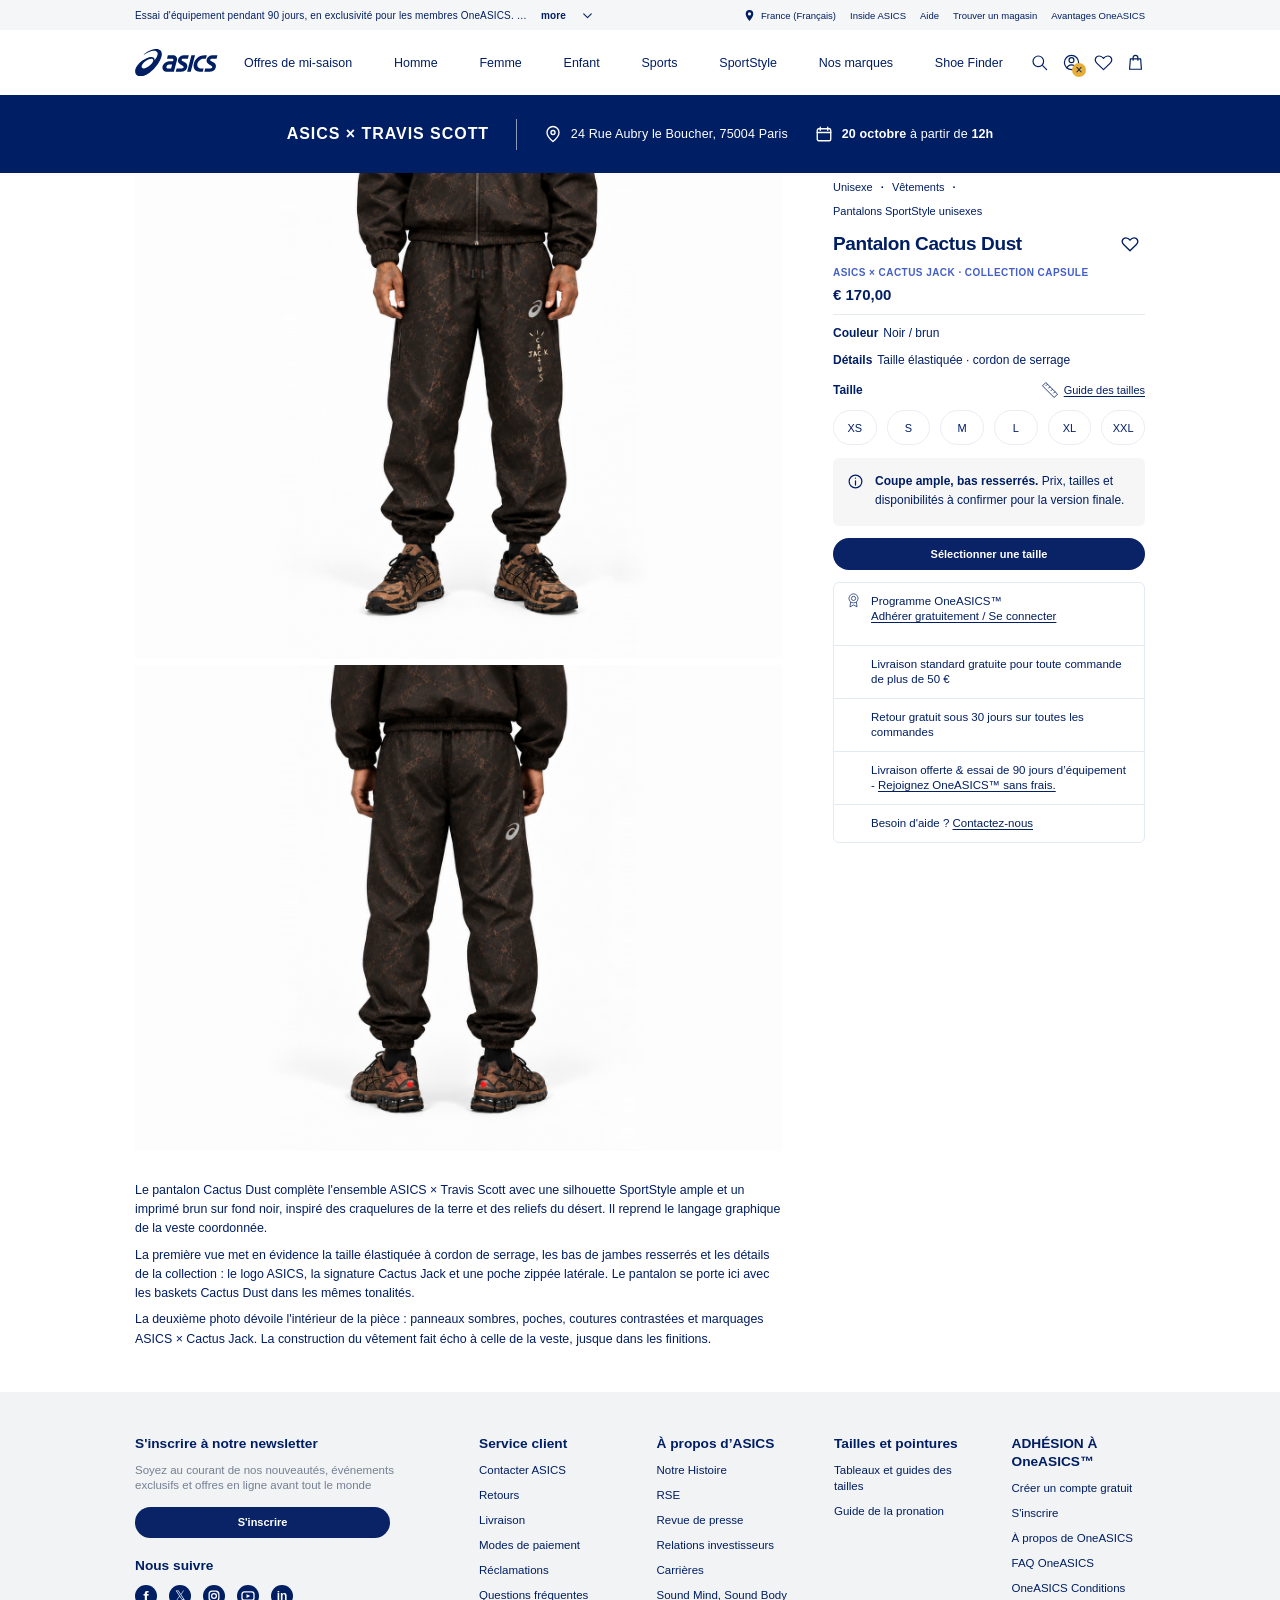
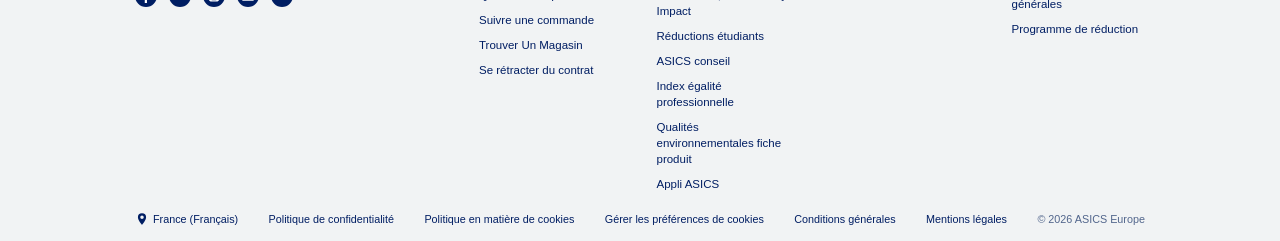
<file: pantalon.html>
<!DOCTYPE html>
<html lang="fr">
<head>
  <meta charset="UTF-8">
  <meta name="viewport" content="width=device-width, initial-scale=1.0">
  <meta name="color-scheme" content="light">
  <title>Pantalon Cactus Dust | ASICS x Travis Scott</title>
  <link rel="stylesheet" href="pantalon.css">
</head>
<body>
  <!-- Barre d'informations superieure : volontairement non cliquable -->
  <div class="utility-bar">
    <div class="page-width utility-inner">
      <div class="utility-offer">
        <span class="utility-offer-text">Essai d'équipement pendant 90 jours, en exclusivité pour les membres OneASICS. G...</span>
        <strong>more</strong>
        <svg width="13" height="13" viewBox="0 0 24 24" fill="none" aria-hidden="true"><path d="m5 9 7 7 7-7" stroke="currentColor" stroke-width="2" stroke-linecap="round" stroke-linejoin="round"/></svg>
      </div>
      <div class="utility-right">
        <span class="utility-country">
          <svg viewBox="0 0 24 24" width="13" height="13" aria-hidden="true"><path fill="currentColor" d="M12 2a7 7 0 0 0-7 7c0 5 7 13 7 13s7-8 7-13a7 7 0 0 0-7-7Zm0 10a3 3 0 1 1 0-6 3 3 0 0 1 0 6Z"/></svg>
          France (Français)
        </span>
        <span>Inside ASICS</span>
        <span>Aide</span>
        <span>Trouver un magasin</span>
        <span>Avantages OneASICS</span>
      </div>
    </div>
  </div>

  <!-- Seul le logo ASICS est un lien actif, vers index.html. -->
  <header class="site-header">
    <div class="page-width header-inner">
      <a href="index.html" class="brand-logo" aria-label="ASICS - Retour a l'accueil">
        <svg xmlns="http://www.w3.org/2000/svg" width="97" height="32" fill="none" viewBox="0 0 97 32" class="asics-logo" aria-hidden="true"><path fill="#001E63" d="M10.103 22.696c-1.827 0-2.704-1.404-2.247-3.029.946-3.365 7.03-8.353 11.172-8.353 3.025 0 2.795 2.702 1.025 5.007l-.982 1.085c-3.511 3.447-6.77 5.29-8.968 5.29M24.918 0C19.627.003 13.8 3.237 10.144 6.3l.288.419C16.11 2.74 23.99.152 26.164 4.033c1.146 2.048-.801 6.183-3.542 9.451.657-1.444.223-4.214-3.6-4.214C12.664 9.27.155 17.69.155 26.3.154 29.75 2.546 32 6.49 32c10.555 0 24.875-17.297 24.875-25.986C31.365 2.946 29.599 0 24.918 0M38.508 22.694c-.614 0-1.125-.215-1.444-.605-.335-.41-.434-.992-.274-1.592.35-1.304 1.754-2.325 3.198-2.325h3.397l-1.212 4.522zm9.767-13.562c-.974-1.194-2.546-1.728-3.672-1.728h-6.175L37.38 11.31h5.822l.559.06c.005 0 .536.06.827.46.242.33.276.824.103 1.469l-.276 1.029H40.75c-3.159 0-7.56 2.264-8.54 5.922-.489 1.824-.06 3.404.888 4.566.941 1.152 2.715 1.787 4.633 1.787h3.396v.001h4.318l3.517-13.12c.584-2.185-.05-3.572-.685-4.35M90.686 7.403c-1.67 0-3.222.494-4.485 1.429-1.275.944-1.978 2.078-2.397 3.64-.907 3.39 1.756 5.025 3.898 6.184 1.535.83 2.86 1.548 2.576 2.61-.205.763-.537 1.429-2.425 1.429h-5.766l-1.047 3.907h6.381c1.713 0 3.291-.356 4.564-1.331 1.275-.982 1.995-2.347 2.441-4.013.425-1.586.137-3.099-.883-4.232-.85-.945-2.075-1.606-3.155-2.189-1.381-.743-2.682-1.444-2.455-2.296.14-.513.651-1.231 1.766-1.231h5.605l1.05-3.907zM57.226 7.403c-1.671 0-3.223.494-4.485 1.429-1.276.944-1.977 2.078-2.398 3.64-.908 3.39 1.757 5.025 3.898 6.184 1.535.83 2.86 1.548 2.576 2.61-.205.763-.537 1.429-2.426 1.429h-5.765l-1.048 3.907h6.38c1.716 0 3.293-.356 4.565-1.331 1.275-.982 1.994-2.347 2.44-4.013.426-1.586.137-3.099-.881-4.232-.852-.945-2.077-1.606-3.157-2.189-1.38-.743-2.682-1.444-2.453-2.296.136-.513.651-1.231 1.765-1.231h5.605l1.05-3.907zM65.934 7.403l-5.005 19.2h4.226l5.004-19.2zM81.409 7.403c-7.445.026-11.34 4.982-12.577 9.6-1.467 5.473 1.45 9.6 6.78 9.6h3.575l1.047-3.908h-3.572c-1.997 0-4.74-1.57-3.636-5.692.88-3.277 4.074-5.693 7.584-5.693h2.266l1.05-3.907z"/></svg>
      </a>

      <nav class="main-navigation" aria-label="Rubriques du site (presentation uniquement)">
        <span>Offres de mi-saison</span>
        <span>Homme</span>
        <span>Femme</span>
        <span>Enfant</span>
        <span>Sports</span>
        <span>SportStyle</span>
        <span>Nos marques</span>
        <span>Shoe Finder</span>
      </nav>

      <div class="header-icons" aria-hidden="true">
        <span class="header-icon"><svg viewBox="0 0 24 24" fill="none"><circle cx="10.5" cy="10.5" r="6.7"/><path d="m16 16 5 5"/></svg></span>
        <span class="header-icon member-icon"><svg viewBox="0 0 24 24" fill="none"><circle cx="12" cy="12" r="9"/><circle cx="12" cy="9" r="3.1"/><path d="M6.3 19c.9-2.5 2.9-4.1 5.7-4.1s4.8 1.6 5.7 4.1"/></svg><span class="member-mark">×</span></span>
        <span class="header-icon"><svg viewBox="0 0 24 24" fill="none"><path d="M12 21 3.5 12.7C-.2 9 2 3.8 6.6 3.8c2.3 0 4 1.2 5.4 3.1 1.4-1.9 3.1-3.1 5.4-3.1 4.6 0 6.8 5.2 3.1 8.9L12 21Z"/></svg></span>
        <span class="header-icon"><svg viewBox="0 0 24 24" fill="none"><path d="M5.5 7.5h13l1 13h-15l1-13Z"/><path d="M9 9V6a3 3 0 0 1 6 0v3"/></svg></span>
      </div>
    </div>
  </header>

  <div class="collection-banner" aria-label="Rendez-vous ASICS Travis Scott le 18 novembre à Paris">
    <span class="collection-banner-label">ASICS × TRAVIS SCOTT</span>
    <span class="collection-banner-divider" aria-hidden="true"></span>
    <div class="collection-banner-details">
      <a class="collection-banner-address" href="https://www.google.com/maps/place//data=!4m2!3m1!1s0x47e66e1eb0191523:0x82571dca6a270c8f?sa=X&amp;ved=1t:8290&amp;ictx=111" target="_blank" rel="noopener noreferrer" aria-label="Voir le lieu sur Google Maps : 24 Rue Aubry le Boucher, 75004 Paris">
        <svg viewBox="0 0 24 24" fill="none" aria-hidden="true"><path d="M20 10c0 5.5-8 12-8 12S4 15.5 4 10a8 8 0 1 1 16 0Z" stroke="currentColor" stroke-width="1.8" stroke-linejoin="round"/><circle cx="12" cy="10" r="2.7" stroke="currentColor" stroke-width="1.8"/></svg>
        <span>24 Rue Aubry le Boucher, 75004 Paris</span>
      </a>
      <span class="collection-banner-date">
        <svg viewBox="0 0 24 24" fill="none" aria-hidden="true"><rect x="3" y="5" width="18" height="16" rx="2" stroke="currentColor" stroke-width="1.8"/><path d="M7 3v4M17 3v4M3 10h18" stroke="currentColor" stroke-width="1.8" stroke-linecap="round"/></svg>
        <span><strong>20 octobre</strong> à partir de <strong>12h</strong></span>
      </div>
  </div>

  <main class="product-page">
    <div class="page-width product-layout">
      <div class="gallery-and-story">
        <section class="product-gallery" aria-label="Photographies du pantalon Cactus Dust">
          <!-- p1.png : pantalon porte, vue de face / p2.png : interieur du pantalon. -->
          <figure class="product-photo">
            <img src="p1.png" alt="Pantalon de survetement noir et brun ASICS Cactus Jack porte, vue de face" fetchpriority="high">
          </figure>
          <figure class="product-photo">
            <img src="p2.png" alt="Pantalon ASICS Cactus Jack retourne montrant la finition interieure, les poches et les deux signatures" loading="lazy">
          </figure>
        </section>

        <section class="product-description" aria-label="Description du pantalon">
          <p>Le pantalon Cactus Dust complète l'ensemble ASICS × Travis Scott avec une silhouette SportStyle ample et un imprimé brun sur fond noir, inspiré des craquelures de la terre et des reliefs du désert. Il reprend le langage graphique de la veste coordonnée.</p>
          <p>La première vue met en évidence la taille élastiquée à cordon de serrage, les bas de jambes resserrés et les détails de la collection : le logo ASICS, la signature Cactus Jack et une poche zippée latérale. Le pantalon se porte ici avec les baskets Cactus Dust dans les mêmes tonalités.</p>
          <p>La deuxième photo dévoile l'intérieur de la pièce : panneaux sombres, poches, coutures contrastées et marquages ASICS × Cactus Jack. La construction du vêtement fait écho à celle de la veste, jusque dans les finitions.</p>
        </section>
      </div>

      <aside class="product-details" aria-label="Informations du pantalon">
        <div class="breadcrumbs">
          <div>Unisexe <span class="bullet">·</span> Vêtements <span class="bullet">·</span></div>
          <div>Pantalons SportStyle unisexes</div>
        </div>

        <div class="title-row">
          <h1>Pantalon Cactus Dust</h1>
          <svg class="title-heart" viewBox="0 0 24 24" fill="none" aria-hidden="true"><path d="M12 21 3.5 12.7C-.2 9 2 3.8 6.6 3.8c2.3 0 4 1.2 5.4 3.1 1.4-1.9 3.1-3.1 5.4-3.1 4.6 0 6.8 5.2 3.1 8.9L12 21Z"/></svg>
        </div>

        <div class="reviews"><span class="capsule-label">ASICS × CACTUS JACK · COLLECTION CAPSULE</span></div>
        <p class="product-price">€ 170,00</p>

        <div class="product-options">
          <p class="option-line"><strong>Couleur</strong><span>Noir / brun</span></p>
          <p class="option-line"><strong>Détails</strong><span>Taille élastiquée · cordon de serrage</span></p>
          <div class="size-heading">
            <strong>Taille</strong>
            <span class="size-guide"><svg viewBox="0 0 24 24" fill="none" aria-hidden="true"><path d="m3 7 4-4 14 14-4 4L3 7Z"/><path d="m7 7 2-2M10 10l2-2m1 5 2-2m1 5 2-2"/></svg>Guide des tailles</span>
          </div>
          <div class="sizes pants-sizes" aria-label="Tailles proposees a titre d'exemple, disponibilites a confirmer">
            <span>XS</span><span>S</span><span>M</span><span>L</span><span>XL</span><span>XXL</span>
          </div>
          <div class="fit-advice">
            <svg viewBox="0 0 24 24" fill="none" aria-hidden="true"><circle cx="12" cy="12" r="9"/><path d="M12 11v6M12 7.1v.2"/></svg>
            <span><strong>Coupe ample, bas resserrés.</strong> Prix, tailles et disponibilités à confirmer pour la version finale.</span>
          </div>
          <!-- Bouton d'apparence uniquement, comme sur le modele fourni. -->
          <div class="select-size-look">Sélectionner une taille</div>
        </div>

        <section class="benefits" aria-label="Services ASICS (présentation)">
          <div class="benefit-row benefit-members">
            <svg class="benefit-medal" viewBox="0 0 24 24" fill="none" aria-hidden="true"><circle cx="12" cy="9" r="6.4"/><circle cx="12" cy="9" r="3"/><path d="m8 14-1 7 5-2.7 5 2.7-1-7"/></svg>
            <div>Programme OneASICS™<br><span class="visual-link">Adhérer gratuitement / Se connecter</span></div>
          </div>
          <div class="benefit-row">Livraison standard gratuite pour toute commande de plus de 50 €</div>
          <div class="benefit-row">Retour gratuit sous 30 jours sur toutes les commandes</div>
          <div class="benefit-row">Livraison offerte &amp; essai de 90 jours d’équipement - <span class="visual-link">Rejoignez OneASICS™ sans frais.</span></div>
          <div class="benefit-row">Besoin d'aide ? <span class="visual-link">Contactez-nous</span></div>
        </section>
      </aside>
    </div>
  </main>

  <footer class="site-footer">
    <div class="page-width footer-container">
      <div class="footer-grid">
        <section class="footer-newsletter">
          <h2>S'inscrire à notre newsletter</h2>
          <p>Soyez au courant de nos nouveautés, événements exclusifs et offres en ligne avant tout le monde</p>
          <div class="newsletter-look">S'inscrire</div>
          <h2 class="follow-title">Nous suivre</h2>
          <div class="social-icons" aria-label="Réseaux sociaux (icônes non cliquables)">
            <span class="social-item social-facebook" aria-hidden="true">f</span>
            <span class="social-item social-x" aria-hidden="true">𝕏</span>
            <span class="social-item social-instagram" aria-hidden="true"><svg viewBox="0 0 24 24" fill="none"><rect x="5.5" y="5.5" width="13" height="13" rx="4"/><circle cx="12" cy="12" r="3.2"/><circle cx="16.3" cy="7.8" r=".8" fill="currentColor" stroke="none"/></svg></span>
            <span class="social-item social-youtube" aria-hidden="true"><svg viewBox="0 0 24 24" fill="none"><rect x="4" y="6.5" width="16" height="11" rx="3" stroke="currentColor"/><path d="m10 9.5 5 2.5-5 2.5V9.5Z" fill="currentColor" stroke="none"/></svg></span>
            <span class="social-item social-linkedin" aria-hidden="true">in</span>
          </div>
        </section>

        <section class="footer-column">
          <h2>Service client</h2>
          <span>Contacter ASICS</span>
          <span>Retours</span>
          <span>Livraison</span>
          <span>Modes de paiement</span>
          <span>Réclamations</span>
          <span>Questions fréquentes</span>
          <span>Suivre une commande</span>
          <span>Trouver Un Magasin</span>
          <span>Se rétracter du contrat</span>
        </section>
        <section class="footer-column">
          <h2>À propos d’ASICS</h2>
          <span>Notre Histoire</span>
          <span>RSE</span>
          <span>Revue de presse</span>
          <span>Relations investisseurs</span>
          <span>Carrières</span>
          <span>Sound Mind, Sound Body Impact</span>
          <span>Réductions étudiants</span>
          <span>ASICS conseil</span>
          <span>Index égalité professionnelle</span>
          <span>Qualités environnementales fiche produit</span>
          <span>Appli ASICS</span>
        </section>
        <section class="footer-column">
          <h2>Tailles et pointures</h2>
          <span>Tableaux et guides des tailles</span>
          <span>Guide de la pronation</span>
        </section>
        <section class="footer-column">
          <h2>ADHÉSION À<br>OneASICS™</h2>
          <span>Créer un compte gratuit</span>
          <span>S'inscrire</span>
          <span>À propos de OneASICS</span>
          <span>FAQ OneASICS</span>
          <span>OneASICS Conditions générales</span>
          <span>Programme de réduction</span>
        </section>
      </div>

      <div class="footer-bottom">
        <span class="bottom-country"><svg viewBox="0 0 24 24" width="14" height="14" aria-hidden="true"><path fill="currentColor" d="M12 2a7 7 0 0 0-7 7c0 5 7 13 7 13s7-8 7-13a7 7 0 0 0-7-7Zm0 10a3 3 0 1 1 0-6 3 3 0 0 1 0 6Z"/></svg> France (Français)</span>
        <span>Politique de confidentialité</span>
        <span>Politique en matière de cookies</span>
        <span>Gérer les préférences de cookies</span>
        <span>Conditions générales</span>
        <span>Mentions légales</span>
        <span class="copyright">© 2026 ASICS Europe</span>
      </div>
    </div>
  </footer>
</body>
</html>
</file>
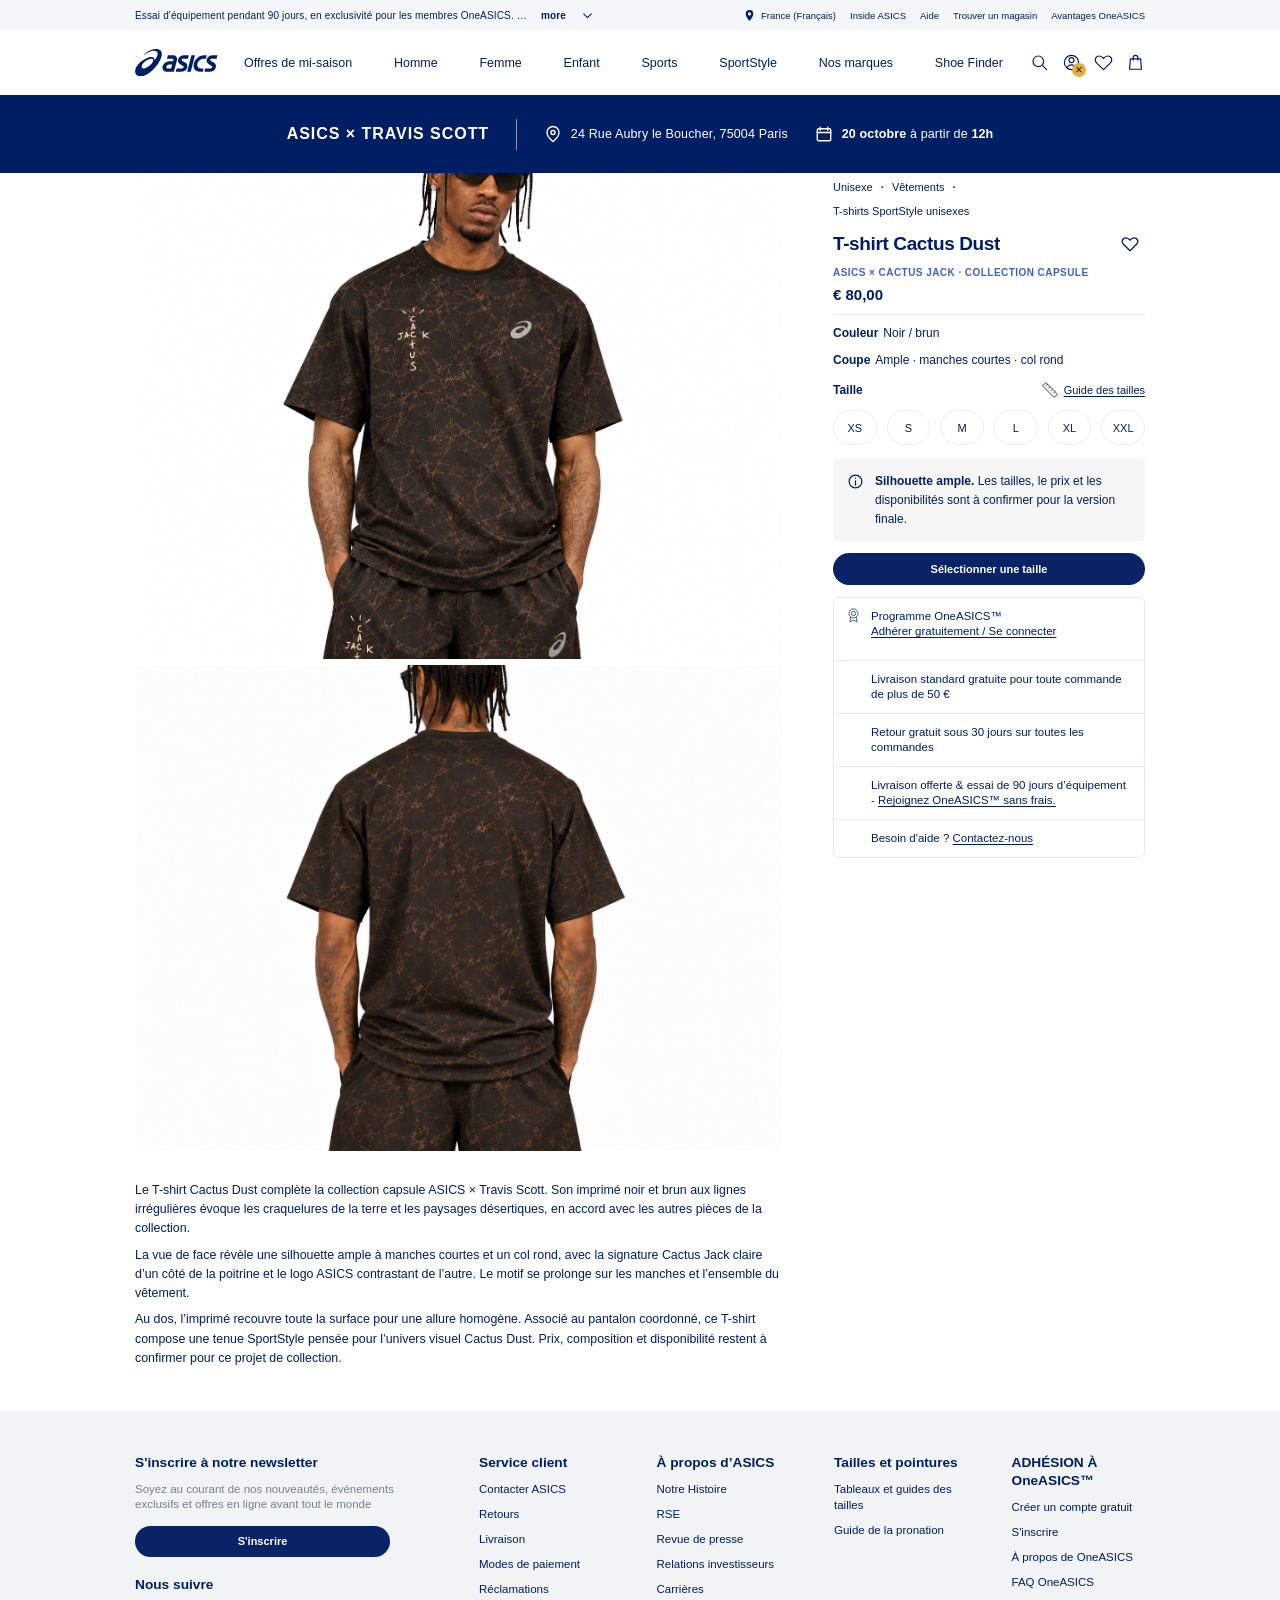
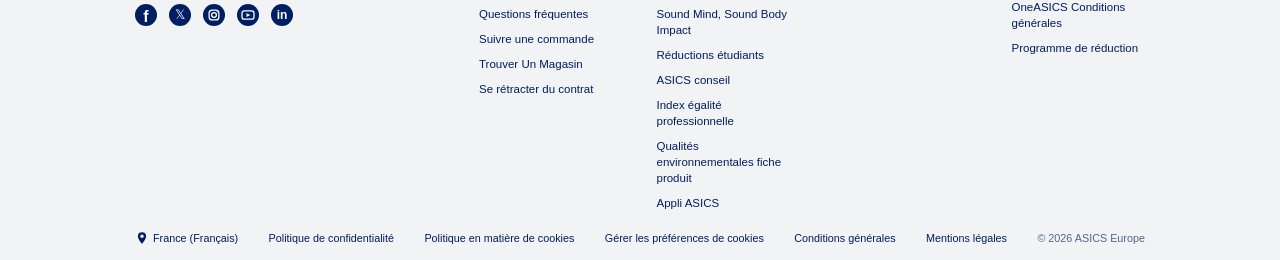
<file: tshirt.html>
<!DOCTYPE html>
<html lang="fr">
<head>
  <meta charset="UTF-8">
  <meta name="viewport" content="width=device-width, initial-scale=1.0">
  <meta name="color-scheme" content="light">
  <title>T-shirt Cactus Dust | ASICS x Travis Scott</title>
  <link rel="stylesheet" href="tshirt.css">
</head>
<body>
  <!-- Barre d'informations superieure : volontairement non cliquable -->
  <div class="utility-bar">
    <div class="page-width utility-inner">
      <div class="utility-offer">
        <span class="utility-offer-text">Essai d'équipement pendant 90 jours, en exclusivité pour les membres OneASICS. G...</span>
        <strong>more</strong>
        <svg width="13" height="13" viewBox="0 0 24 24" fill="none" aria-hidden="true"><path d="m5 9 7 7 7-7" stroke="currentColor" stroke-width="2" stroke-linecap="round" stroke-linejoin="round"/></svg>
      </div>
      <div class="utility-right">
        <span class="utility-country">
          <svg viewBox="0 0 24 24" width="13" height="13" aria-hidden="true"><path fill="currentColor" d="M12 2a7 7 0 0 0-7 7c0 5 7 13 7 13s7-8 7-13a7 7 0 0 0-7-7Zm0 10a3 3 0 1 1 0-6 3 3 0 0 1 0 6Z"/></svg>
          France (Français)
        </span>
        <span>Inside ASICS</span>
        <span>Aide</span>
        <span>Trouver un magasin</span>
        <span>Avantages OneASICS</span>
      </div>
    </div>
  </div>

  <!-- Seul le logo ASICS est un lien actif, vers index.html. -->
  <header class="site-header">
    <div class="page-width header-inner">
      <a href="index.html" class="brand-logo" aria-label="ASICS - Retour a l'accueil">
        <svg xmlns="http://www.w3.org/2000/svg" width="97" height="32" fill="none" viewBox="0 0 97 32" class="asics-logo" aria-hidden="true"><path fill="#001E63" d="M10.103 22.696c-1.827 0-2.704-1.404-2.247-3.029.946-3.365 7.03-8.353 11.172-8.353 3.025 0 2.795 2.702 1.025 5.007l-.982 1.085c-3.511 3.447-6.77 5.29-8.968 5.29M24.918 0C19.627.003 13.8 3.237 10.144 6.3l.288.419C16.11 2.74 23.99.152 26.164 4.033c1.146 2.048-.801 6.183-3.542 9.451.657-1.444.223-4.214-3.6-4.214C12.664 9.27.155 17.69.155 26.3.154 29.75 2.546 32 6.49 32c10.555 0 24.875-17.297 24.875-25.986C31.365 2.946 29.599 0 24.918 0M38.508 22.694c-.614 0-1.125-.215-1.444-.605-.335-.41-.434-.992-.274-1.592.35-1.304 1.754-2.325 3.198-2.325h3.397l-1.212 4.522zm9.767-13.562c-.974-1.194-2.546-1.728-3.672-1.728h-6.175L37.38 11.31h5.822l.559.06c.005 0 .536.06.827.46.242.33.276.824.103 1.469l-.276 1.029H40.75c-3.159 0-7.56 2.264-8.54 5.922-.489 1.824-.06 3.404.888 4.566.941 1.152 2.715 1.787 4.633 1.787h3.396v.001h4.318l3.517-13.12c.584-2.185-.05-3.572-.685-4.35M90.686 7.403c-1.67 0-3.222.494-4.485 1.429-1.275.944-1.978 2.078-2.397 3.64-.907 3.39 1.756 5.025 3.898 6.184 1.535.83 2.86 1.548 2.576 2.61-.205.763-.537 1.429-2.425 1.429h-5.766l-1.047 3.907h6.381c1.713 0 3.291-.356 4.564-1.331 1.275-.982 1.995-2.347 2.441-4.013.425-1.586.137-3.099-.883-4.232-.85-.945-2.075-1.606-3.155-2.189-1.381-.743-2.682-1.444-2.455-2.296.14-.513.651-1.231 1.766-1.231h5.605l1.05-3.907zM57.226 7.403c-1.671 0-3.223.494-4.485 1.429-1.276.944-1.977 2.078-2.398 3.64-.908 3.39 1.757 5.025 3.898 6.184 1.535.83 2.86 1.548 2.576 2.61-.205.763-.537 1.429-2.426 1.429h-5.765l-1.048 3.907h6.38c1.716 0 3.293-.356 4.565-1.331 1.275-.982 1.994-2.347 2.44-4.013.426-1.586.137-3.099-.881-4.232-.852-.945-2.077-1.606-3.157-2.189-1.38-.743-2.682-1.444-2.453-2.296.136-.513.651-1.231 1.765-1.231h5.605l1.05-3.907zM65.934 7.403l-5.005 19.2h4.226l5.004-19.2zM81.409 7.403c-7.445.026-11.34 4.982-12.577 9.6-1.467 5.473 1.45 9.6 6.78 9.6h3.575l1.047-3.908h-3.572c-1.997 0-4.74-1.57-3.636-5.692.88-3.277 4.074-5.693 7.584-5.693h2.266l1.05-3.907z"/></svg>
      </a>

      <nav class="main-navigation" aria-label="Rubriques du site (presentation uniquement)">
        <span>Offres de mi-saison</span>
        <span>Homme</span>
        <span>Femme</span>
        <span>Enfant</span>
        <span>Sports</span>
        <span>SportStyle</span>
        <span>Nos marques</span>
        <span>Shoe Finder</span>
      </nav>

      <div class="header-icons" aria-hidden="true">
        <span class="header-icon"><svg viewBox="0 0 24 24" fill="none"><circle cx="10.5" cy="10.5" r="6.7"/><path d="m16 16 5 5"/></svg></span>
        <span class="header-icon member-icon"><svg viewBox="0 0 24 24" fill="none"><circle cx="12" cy="12" r="9"/><circle cx="12" cy="9" r="3.1"/><path d="M6.3 19c.9-2.5 2.9-4.1 5.7-4.1s4.8 1.6 5.7 4.1"/></svg><span class="member-mark">×</span></span>
        <span class="header-icon"><svg viewBox="0 0 24 24" fill="none"><path d="M12 21 3.5 12.7C-.2 9 2 3.8 6.6 3.8c2.3 0 4 1.2 5.4 3.1 1.4-1.9 3.1-3.1 5.4-3.1 4.6 0 6.8 5.2 3.1 8.9L12 21Z"/></svg></span>
        <span class="header-icon"><svg viewBox="0 0 24 24" fill="none"><path d="M5.5 7.5h13l1 13h-15l1-13Z"/><path d="M9 9V6a3 3 0 0 1 6 0v3"/></svg></span>
      </div>
    </div>
  </header>

  <div class="collection-banner" aria-label="Rendez-vous ASICS Travis Scott le 18 novembre à Paris">
    <span class="collection-banner-label">ASICS × TRAVIS SCOTT</span>
    <span class="collection-banner-divider" aria-hidden="true"></span>
    <div class="collection-banner-details">
      <a class="collection-banner-address" href="https://www.google.com/maps/place//data=!4m2!3m1!1s0x47e66e1eb0191523:0x82571dca6a270c8f?sa=X&amp;ved=1t:8290&amp;ictx=111" target="_blank" rel="noopener noreferrer" aria-label="Voir le lieu sur Google Maps : 24 Rue Aubry le Boucher, 75004 Paris">
        <svg viewBox="0 0 24 24" fill="none" aria-hidden="true"><path d="M20 10c0 5.5-8 12-8 12S4 15.5 4 10a8 8 0 1 1 16 0Z" stroke="currentColor" stroke-width="1.8" stroke-linejoin="round"/><circle cx="12" cy="10" r="2.7" stroke="currentColor" stroke-width="1.8"/></svg>
        <span>24 Rue Aubry le Boucher, 75004 Paris</span>
      </a>
      <span class="collection-banner-date">
        <svg viewBox="0 0 24 24" fill="none" aria-hidden="true"><rect x="3" y="5" width="18" height="16" rx="2" stroke="currentColor" stroke-width="1.8"/><path d="M7 3v4M17 3v4M3 10h18" stroke="currentColor" stroke-width="1.8" stroke-linecap="round"/></svg>
        <span><strong>20 octobre</strong> à partir de <strong>12h</strong></span>
      </span>
    </div>
  </div>

  <main class="product-page">
    <div class="page-width product-layout">
      <div class="gallery-and-story">
        <section class="product-gallery" aria-label="Photographies du T-shirt Cactus Dust">
          <!-- t1.png : T-shirt porte de face / t2.png : vue de dos. -->
          <figure class="product-photo">
            <img src="t1.png" alt="T-shirt Cactus Dust ASICS et Cactus Jack, noir a imprime craquele brun, porte de face" fetchpriority="high">
          </figure>
          <figure class="product-photo">
            <img src="t2.png" alt="T-shirt Cactus Dust noir et brun porte de dos, motif craquele continu sur le dos" loading="lazy">
          </figure>
        </section>

        <section class="product-description" aria-label="Description du T-shirt">
          <p>Le T-shirt Cactus Dust complète la collection capsule ASICS × Travis Scott. Son imprimé noir et brun aux lignes irrégulières évoque les craquelures de la terre et les paysages désertiques, en accord avec les autres pièces de la collection.</p>
          <p>La vue de face révèle une silhouette ample à manches courtes et un col rond, avec la signature Cactus Jack claire d’un côté de la poitrine et le logo ASICS contrastant de l’autre. Le motif se prolonge sur les manches et l’ensemble du vêtement.</p>
          <p>Au dos, l’imprimé recouvre toute la surface pour une allure homogène. Associé au pantalon coordonné, ce T-shirt compose une tenue SportStyle pensée pour l’univers visuel Cactus Dust. Prix, composition et disponibilité restent à confirmer pour ce projet de collection.</p>
        </section>
      </div>

      <aside class="product-details" aria-label="Informations du T-shirt">
        <div class="breadcrumbs">
          <div>Unisexe <span class="bullet">·</span> Vêtements <span class="bullet">·</span></div>
          <div>T-shirts SportStyle unisexes</div>
        </div>

        <div class="title-row">
          <h1>T-shirt Cactus Dust</h1>
          <svg class="title-heart" viewBox="0 0 24 24" fill="none" aria-hidden="true"><path d="M12 21 3.5 12.7C-.2 9 2 3.8 6.6 3.8c2.3 0 4 1.2 5.4 3.1 1.4-1.9 3.1-3.1 5.4-3.1 4.6 0 6.8 5.2 3.1 8.9L12 21Z"/></svg>
        </div>

        <div class="reviews"><span class="capsule-label">ASICS × CACTUS JACK · COLLECTION CAPSULE</span></div>
        <p class="product-price">€ 80,00</p>

        <div class="product-options">
          <p class="option-line"><strong>Couleur</strong><span>Noir / brun</span></p>
          <p class="option-line"><strong>Coupe</strong><span>Ample · manches courtes · col rond</span></p>
          <div class="size-heading">
            <strong>Taille</strong>
            <span class="size-guide"><svg viewBox="0 0 24 24" fill="none" aria-hidden="true"><path d="m3 7 4-4 14 14-4 4L3 7Z"/><path d="m7 7 2-2M10 10l2-2m1 5 2-2m1 5 2-2"/></svg>Guide des tailles</span>
          </div>
          <div class="sizes tshirt-sizes" aria-label="Tailles presentees a titre indicatif, disponibilites a confirmer">
            <span>XS</span><span>S</span><span>M</span><span>L</span><span>XL</span><span>XXL</span>
          </div>
          <div class="fit-advice">
            <svg viewBox="0 0 24 24" fill="none" aria-hidden="true"><circle cx="12" cy="12" r="9"/><path d="M12 11v6M12 7.1v.2"/></svg>
            <span><strong>Silhouette ample.</strong> Les tailles, le prix et les disponibilités sont à confirmer pour la version finale.</span>
          </div>
          <!-- Element de presentation : aucune commande possible. -->
          <div class="select-size-look">Sélectionner une taille</div>
        </div>

        <section class="benefits" aria-label="Services ASICS (présentation illustrative)">
          <div class="benefit-row benefit-members">
            <svg class="benefit-medal" viewBox="0 0 24 24" fill="none" aria-hidden="true"><circle cx="12" cy="9" r="6.4"/><circle cx="12" cy="9" r="3"/><path d="m8 14-1 7 5-2.7 5 2.7-1-7"/></svg>
            <div>Programme OneASICS™<br><span class="visual-link">Adhérer gratuitement / Se connecter</span></div>
          </div>
          <div class="benefit-row">Livraison standard gratuite pour toute commande de plus de 50 €</div>
          <div class="benefit-row">Retour gratuit sous 30 jours sur toutes les commandes</div>
          <div class="benefit-row">Livraison offerte &amp; essai de 90 jours d’équipement - <span class="visual-link">Rejoignez OneASICS™ sans frais.</span></div>
          <div class="benefit-row">Besoin d'aide ? <span class="visual-link">Contactez-nous</span></div>
        </section>
      </aside>
    </div>
  </main>

  <footer class="site-footer">
    <div class="page-width footer-container">
      <div class="footer-grid">
        <section class="footer-newsletter">
          <h2>S'inscrire à notre newsletter</h2>
          <p>Soyez au courant de nos nouveautés, événements exclusifs et offres en ligne avant tout le monde</p>
          <div class="newsletter-look">S'inscrire</div>
          <h2 class="follow-title">Nous suivre</h2>
          <div class="social-icons" aria-label="Réseaux sociaux (icônes non cliquables)">
            <span class="social-item social-facebook" aria-hidden="true">f</span>
            <span class="social-item social-x" aria-hidden="true">𝕏</span>
            <span class="social-item social-instagram" aria-hidden="true"><svg viewBox="0 0 24 24" fill="none"><rect x="5.5" y="5.5" width="13" height="13" rx="4"/><circle cx="12" cy="12" r="3.2"/><circle cx="16.3" cy="7.8" r=".8" fill="currentColor" stroke="none"/></svg></span>
            <span class="social-item social-youtube" aria-hidden="true"><svg viewBox="0 0 24 24" fill="none"><rect x="4" y="6.5" width="16" height="11" rx="3" stroke="currentColor"/><path d="m10 9.5 5 2.5-5 2.5V9.5Z" fill="currentColor" stroke="none"/></svg></span>
            <span class="social-item social-linkedin" aria-hidden="true">in</span>
          </div>
        </section>

        <section class="footer-column">
          <h2>Service client</h2>
          <span>Contacter ASICS</span>
          <span>Retours</span>
          <span>Livraison</span>
          <span>Modes de paiement</span>
          <span>Réclamations</span>
          <span>Questions fréquentes</span>
          <span>Suivre une commande</span>
          <span>Trouver Un Magasin</span>
          <span>Se rétracter du contrat</span>
        </section>
        <section class="footer-column">
          <h2>À propos d’ASICS</h2>
          <span>Notre Histoire</span>
          <span>RSE</span>
          <span>Revue de presse</span>
          <span>Relations investisseurs</span>
          <span>Carrières</span>
          <span>Sound Mind, Sound Body Impact</span>
          <span>Réductions étudiants</span>
          <span>ASICS conseil</span>
          <span>Index égalité professionnelle</span>
          <span>Qualités environnementales fiche produit</span>
          <span>Appli ASICS</span>
        </section>
        <section class="footer-column">
          <h2>Tailles et pointures</h2>
          <span>Tableaux et guides des tailles</span>
          <span>Guide de la pronation</span>
        </section>
        <section class="footer-column">
          <h2>ADHÉSION À<br>OneASICS™</h2>
          <span>Créer un compte gratuit</span>
          <span>S'inscrire</span>
          <span>À propos de OneASICS</span>
          <span>FAQ OneASICS</span>
          <span>OneASICS Conditions générales</span>
          <span>Programme de réduction</span>
        </section>
      </div>

      <div class="footer-bottom">
        <span class="bottom-country"><svg viewBox="0 0 24 24" width="14" height="14" aria-hidden="true"><path fill="currentColor" d="M12 2a7 7 0 0 0-7 7c0 5 7 13 7 13s7-8 7-13a7 7 0 0 0-7-7Zm0 10a3 3 0 1 1 0-6 3 3 0 0 1 0 6Z"/></svg> France (Français)</span>
        <span>Politique de confidentialité</span>
        <span>Politique en matière de cookies</span>
        <span>Gérer les préférences de cookies</span>
        <span>Conditions générales</span>
        <span>Mentions légales</span>
        <span class="copyright">© 2026 ASICS Europe</span>
      </div>
    </div>
  </footer>
</body>
</html>
</file>
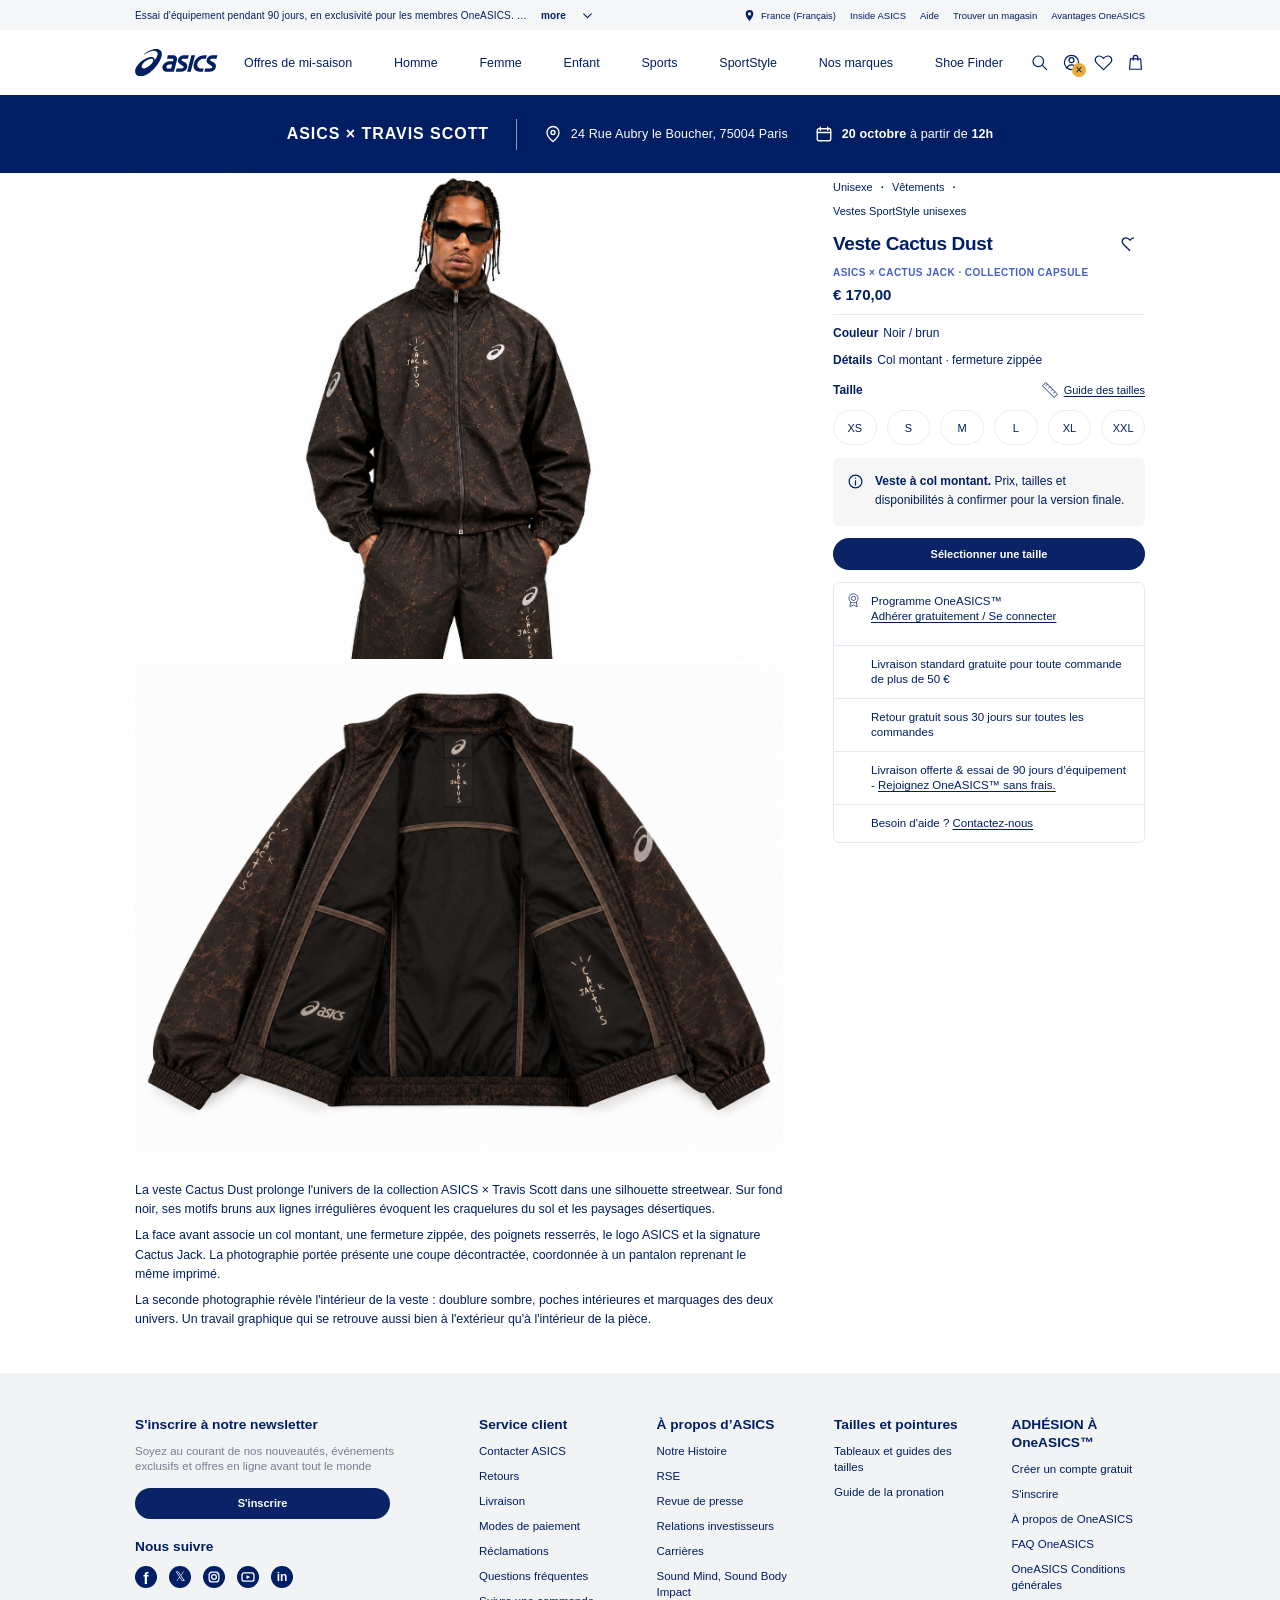
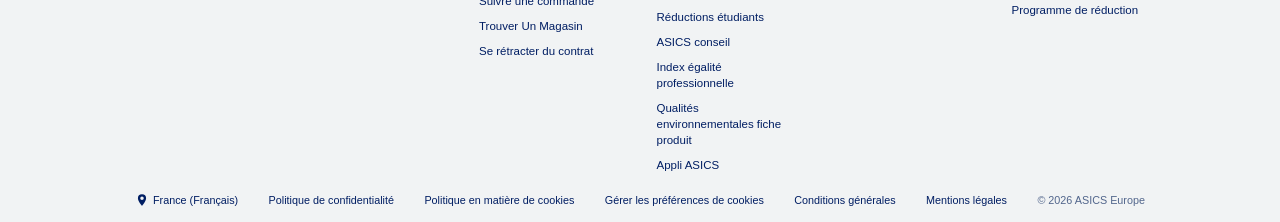
<file: veste.html>
<!DOCTYPE html>
<html lang="fr">
<head>
  <meta charset="UTF-8">
  <meta name="viewport" content="width=device-width, initial-scale=1.0">
  <meta name="color-scheme" content="light">
  <title>Veste Cactus Dust | ASICS x Travis Scott</title>
  <link rel="stylesheet" href="veste.css">
</head>
<body>
  <!-- Barre d'informations superieure : volontairement non cliquable -->
  <div class="utility-bar">
    <div class="page-width utility-inner">
      <div class="utility-offer">
        <span class="utility-offer-text">Essai d'équipement pendant 90 jours, en exclusivité pour les membres OneASICS. G...</span>
        <strong>more</strong>
        <svg width="13" height="13" viewBox="0 0 24 24" fill="none" aria-hidden="true"><path d="m5 9 7 7 7-7" stroke="currentColor" stroke-width="2" stroke-linecap="round" stroke-linejoin="round"/></svg>
      </div>
      <div class="utility-right">
        <span class="utility-country">
          <svg viewBox="0 0 24 24" width="13" height="13" aria-hidden="true"><path fill="currentColor" d="M12 2a7 7 0 0 0-7 7c0 5 7 13 7 13s7-8 7-13a7 7 0 0 0-7-7Zm0 10a3 3 0 1 1 0-6 3 3 0 0 1 0 6Z"/></svg>
          France (Français)
        </span>
        <span>Inside ASICS</span>
        <span>Aide</span>
        <span>Trouver un magasin</span>
        <span>Avantages OneASICS</span>
      </div>
    </div>
  </div>

  <!-- Seul le logo ASICS est un lien actif, vers index.html. -->
  <header class="site-header">
    <div class="page-width header-inner">
      <a href="index.html" class="brand-logo" aria-label="ASICS - Retour a l'accueil">
        <svg xmlns="http://www.w3.org/2000/svg" width="97" height="32" fill="none" viewBox="0 0 97 32" class="asics-logo" aria-hidden="true"><path fill="#001E63" d="M10.103 22.696c-1.827 0-2.704-1.404-2.247-3.029.946-3.365 7.03-8.353 11.172-8.353 3.025 0 2.795 2.702 1.025 5.007l-.982 1.085c-3.511 3.447-6.77 5.29-8.968 5.29M24.918 0C19.627.003 13.8 3.237 10.144 6.3l.288.419C16.11 2.74 23.99.152 26.164 4.033c1.146 2.048-.801 6.183-3.542 9.451.657-1.444.223-4.214-3.6-4.214C12.664 9.27.155 17.69.155 26.3.154 29.75 2.546 32 6.49 32c10.555 0 24.875-17.297 24.875-25.986C31.365 2.946 29.599 0 24.918 0M38.508 22.694c-.614 0-1.125-.215-1.444-.605-.335-.41-.434-.992-.274-1.592.35-1.304 1.754-2.325 3.198-2.325h3.397l-1.212 4.522zm9.767-13.562c-.974-1.194-2.546-1.728-3.672-1.728h-6.175L37.38 11.31h5.822l.559.06c.005 0 .536.06.827.46.242.33.276.824.103 1.469l-.276 1.029H40.75c-3.159 0-7.56 2.264-8.54 5.922-.489 1.824-.06 3.404.888 4.566.941 1.152 2.715 1.787 4.633 1.787h3.396v.001h4.318l3.517-13.12c.584-2.185-.05-3.572-.685-4.35M90.686 7.403c-1.67 0-3.222.494-4.485 1.429-1.275.944-1.978 2.078-2.397 3.64-.907 3.39 1.756 5.025 3.898 6.184 1.535.83 2.86 1.548 2.576 2.61-.205.763-.537 1.429-2.425 1.429h-5.766l-1.047 3.907h6.381c1.713 0 3.291-.356 4.564-1.331 1.275-.982 1.995-2.347 2.441-4.013.425-1.586.137-3.099-.883-4.232-.85-.945-2.075-1.606-3.155-2.189-1.381-.743-2.682-1.444-2.455-2.296.14-.513.651-1.231 1.766-1.231h5.605l1.05-3.907zM57.226 7.403c-1.671 0-3.223.494-4.485 1.429-1.276.944-1.977 2.078-2.398 3.64-.908 3.39 1.757 5.025 3.898 6.184 1.535.83 2.86 1.548 2.576 2.61-.205.763-.537 1.429-2.426 1.429h-5.765l-1.048 3.907h6.38c1.716 0 3.293-.356 4.565-1.331 1.275-.982 1.994-2.347 2.44-4.013.426-1.586.137-3.099-.881-4.232-.852-.945-2.077-1.606-3.157-2.189-1.38-.743-2.682-1.444-2.453-2.296.136-.513.651-1.231 1.765-1.231h5.605l1.05-3.907zM65.934 7.403l-5.005 19.2h4.226l5.004-19.2zM81.409 7.403c-7.445.026-11.34 4.982-12.577 9.6-1.467 5.473 1.45 9.6 6.78 9.6h3.575l1.047-3.908h-3.572c-1.997 0-4.74-1.57-3.636-5.692.88-3.277 4.074-5.693 7.584-5.693h2.266l1.05-3.907z"/></svg>
      </a>

      <nav class="main-navigation" aria-label="Rubriques du site (presentation uniquement)">
        <span>Offres de mi-saison</span>
        <span>Homme</span>
        <span>Femme</span>
        <span>Enfant</span>
        <span>Sports</span>
        <span>SportStyle</span>
        <span>Nos marques</span>
        <span>Shoe Finder</span>
      </nav>

      <div class="header-icons" aria-hidden="true">
        <span class="header-icon"><svg viewBox="0 0 24 24" fill="none"><circle cx="10.5" cy="10.5" r="6.7"/><path d="m16 16 5 5"/></svg></span>
        <span class="header-icon member-icon"><svg viewBox="0 0 24 24" fill="none"><circle cx="12" cy="12" r="9"/><circle cx="12" cy="9" r="3.1"/><path d="M6.3 19c.9-2.5 2.9-4.1 5.7-4.1s4.8 1.6 5.7 4.1"/></svg><span class="member-mark">×</span></span>
        <span class="header-icon"><svg viewBox="0 0 24 24" fill="none"><path d="M12 21 3.5 12.7C-.2 9 2 3.8 6.6 3.8c2.3 0 4 1.2 5.4 3.1 1.4-1.9 3.1-3.1 5.4-3.1 4.6 0 6.8 5.2 3.1 8.9L12 21Z"/></svg></span>
        <span class="header-icon"><svg viewBox="0 0 24 24" fill="none"><path d="M5.5 7.5h13l1 13h-15l1-13Z"/><path d="M9 9V6a3 3 0 0 1 6 0v3"/></svg></span>
      </div>
    </div>
  </header>

  <div class="collection-banner" aria-label="Rendez-vous ASICS Travis Scott le 18 novembre à Paris">
    <span class="collection-banner-label">ASICS × TRAVIS SCOTT</span>
    <span class="collection-banner-divider" aria-hidden="true"></span>
    <div class="collection-banner-details">
      <a class="collection-banner-address" href="https://www.google.com/maps/place//data=!4m2!3m1!1s0x47e66e1eb0191523:0x82571dca6a270c8f?sa=X&amp;ved=1t:8290&amp;ictx=111" target="_blank" rel="noopener noreferrer" aria-label="Voir le lieu sur Google Maps : 24 Rue Aubry le Boucher, 75004 Paris">
        <svg viewBox="0 0 24 24" fill="none" aria-hidden="true"><path d="M20 10c0 5.5-8 12-8 12S4 15.5 4 10a8 8 0 1 1 16 0Z" stroke="currentColor" stroke-width="1.8" stroke-linejoin="round"/><circle cx="12" cy="10" r="2.7" stroke="currentColor" stroke-width="1.8"/></svg>
        <span>24 Rue Aubry le Boucher, 75004 Paris</span>
      </a>
      <span class="collection-banner-date">
        <svg viewBox="0 0 24 24" fill="none" aria-hidden="true"><rect x="3" y="5" width="18" height="16" rx="2" stroke="currentColor" stroke-width="1.8"/><path d="M7 3v4M17 3v4M3 10h18" stroke="currentColor" stroke-width="1.8" stroke-linecap="round"/></svg>
        <span><strong>20 octobre</strong> à partir de <strong>12h</strong></span>      </span>
    </div>
  </div>

  <main class="product-page">
    <div class="page-width product-layout">
      <div class="gallery-and-story">
        <section class="product-gallery" aria-label="Photographies de la veste Cactus Dust">
          <!-- v1.png : veste portee / v2.png : veste ouverte vue interieure. -->
          <figure class="product-photo">
            <img src="v1.png" alt="Veste noire et brune ASICS Cactus Jack portee, vue de face" fetchpriority="high">
          </figure>
          <figure class="product-photo">
            <img src="v2.png" alt="Veste ASICS Cactus Jack ouverte montrant la doublure noire, les poches et les signatures de la collection" loading="lazy">
          </figure>
        </section>

        <section class="product-description" aria-label="Description de la veste">
          <p>La veste Cactus Dust prolonge l'univers de la collection ASICS × Travis Scott dans une silhouette streetwear. Sur fond noir, ses motifs bruns aux lignes irrégulières évoquent les craquelures du sol et les paysages désertiques.</p>
          <p>La face avant associe un col montant, une fermeture zippée, des poignets resserrés, le logo ASICS et la signature Cactus Jack. La photographie portée présente une coupe décontractée, coordonnée à un pantalon reprenant le même imprimé.</p>
          <p>La seconde photographie révèle l'intérieur de la veste : doublure sombre, poches intérieures et marquages des deux univers. Un travail graphique qui se retrouve aussi bien à l'extérieur qu'à l'intérieur de la pièce.</p>
        </section>
      </div>

      <aside class="product-details" aria-label="Informations de la veste">
        <div class="breadcrumbs">
          <div>Unisexe <span class="bullet">·</span> Vêtements <span class="bullet">·</span></div>
          <div>Vestes SportStyle unisexes</div>
        </div>

        <div class="title-row">
          <h1>Veste Cactus Dust</h1>
          <svg class="title-heart" viewBox="0 0 24 24" fill="none" aria-hidden="true"><path d="M12 21 3.5 12.7C-.2 9 2 3.8 6.6 3.8c2.3 0 4 1.2 5.4 3.1 1.4-1.9 3.1-3.1 5.4-3.1 6.8 5.2 3.1 8.9L12 21Z"/></svg>
        </div>

        <div class="reviews"><span class="capsule-label">ASICS × CACTUS JACK · COLLECTION CAPSULE</span></div>
        <p class="product-price">€ 170,00</p>

        <div class="product-options">
          <p class="option-line"><strong>Couleur</strong><span>Noir / brun</span></p>
          <p class="option-line"><strong>Détails</strong><span>Col montant · fermeture zippée</span></p>
          <div class="size-heading">
            <strong>Taille</strong>
            <span class="size-guide"><svg viewBox="0 0 24 24" fill="none" aria-hidden="true"><path d="m3 7 4-4 14 14-4 4L3 7Z"/><path d="m7 7 2-2M10 10l2-2m1 5 2-2m1 5 2-2"/></svg>Guide des tailles</span>
          </div>
          <div class="sizes jacket-sizes" aria-label="Tailles proposées à titre d'exemple, disponibilités à confirmer">
            <span>XS</span><span>S</span><span>M</span><span>L</span><span>XL</span><span>XXL</span>
          </div>
          <div class="fit-advice">
            <svg viewBox="0 0 24 24" fill="none" aria-hidden="true"><circle cx="12" cy="12" r="9"/><path d="M12 11v6M12 7.1v.2"/></svg>
            <span><strong>Veste à col montant.</strong> Prix, tailles et disponibilités à confirmer pour la version finale.</span>
          </div>
          <!-- Bouton d'apparence uniquement, comme sur le modèle fourni. -->
          <div class="select-size-look">Sélectionner une taille</div>
        </div>

        <section class="benefits" aria-label="Services ASICS (présentation)">
          <div class="benefit-row benefit-members">
            <svg class="benefit-medal" viewBox="0 0 24 24" fill="none" aria-hidden="true"><circle cx="12" cy="9" r="6.4"/><circle cx="12" cy="9" r="3"/><path d="m8 14-1 7 5-2.7 5 2.7-1-7"/></svg>
            <div>Programme OneASICS™<br><span class="visual-link">Adhérer gratuitement / Se connecter</span></div>
          </div>
          <div class="benefit-row">Livraison standard gratuite pour toute commande de plus de 50 €</div>
          <div class="benefit-row">Retour gratuit sous 30 jours sur toutes les commandes</div>
          <div class="benefit-row">Livraison offerte &amp; essai de 90 jours d’équipement - <span class="visual-link">Rejoignez OneASICS™ sans frais.</span></div>
          <div class="benefit-row">Besoin d'aide ? <span class="visual-link">Contactez-nous</span></div>
        </section>
      </aside>
    </div>
  </main>

  <footer class="site-footer">
    <div class="page-width footer-container">
      <div class="footer-grid">
        <section class="footer-newsletter">
          <h2>S'inscrire à notre newsletter</h2>
          <p>Soyez au courant de nos nouveautés, événements exclusifs et offres en ligne avant tout le monde</p>
          <div class="newsletter-look">S'inscrire</div>
          <h2 class="follow-title">Nous suivre</h2>
          <div class="social-icons" aria-label="Réseaux sociaux (icônes non cliquables)">
            <span class="social-item social-facebook" aria-hidden="true">f</span>
            <span class="social-item social-x" aria-hidden="true">𝕏</span>
            <span class="social-item social-instagram" aria-hidden="true"><svg viewBox="0 0 24 24" fill="none"><rect x="5.5" y="5.5" width="13" height="13" rx="4"/><circle cx="12" cy="12" r="3.2"/><circle cx="16.3" cy="7.8" r=".8" fill="currentColor" stroke="none"/></svg></span>
            <span class="social-item social-youtube" aria-hidden="true"><svg viewBox="0 0 24 24" fill="none"><rect x="4" y="6.5" width="16" height="11" rx="3" stroke="currentColor"/><path d="m10 9.5 5 2.5-5 2.5V9.5Z" fill="currentColor" stroke="none"/></svg></span>
            <span class="social-item social-linkedin" aria-hidden="true">in</span>
          </div>
        </section>

        <section class="footer-column">
          <h2>Service client</h2>
          <span>Contacter ASICS</span>
          <span>Retours</span>
          <span>Livraison</span>
          <span>Modes de paiement</span>
          <span>Réclamations</span>
          <span>Questions fréquentes</span>
          <span>Suivre une commande</span>
          <span>Trouver Un Magasin</span>
          <span>Se rétracter du contrat</span>
        </section>
        <section class="footer-column">
          <h2>À propos d’ASICS</h2>
          <span>Notre Histoire</span>
          <span>RSE</span>
          <span>Revue de presse</span>
          <span>Relations investisseurs</span>
          <span>Carrières</span>
          <span>Sound Mind, Sound Body Impact</span>
          <span>Réductions étudiants</span>
          <span>ASICS conseil</span>
          <span>Index égalité professionnelle</span>
          <span>Qualités environnementales fiche produit</span>
          <span>Appli ASICS</span>
        </section>
        <section class="footer-column">
          <h2>Tailles et pointures</h2>
          <span>Tableaux et guides des tailles</span>
          <span>Guide de la pronation</span>
        </section>
        <section class="footer-column">
          <h2>ADHÉSION À<br>OneASICS™</h2>
          <span>Créer un compte gratuit</span>
          <span>S'inscrire</span>
          <span>À propos de OneASICS</span>
          <span>FAQ OneASICS</span>
          <span>OneASICS Conditions générales</span>
          <span>Programme de réduction</span>
        </section>
      </div>

      <div class="footer-bottom">
        <span class="bottom-country"><svg viewBox="0 0 24 24" width="14" height="14" aria-hidden="true"><path fill="currentColor" d="M12 2a7 7 0 0 0-7 7c0 5 7 13 7 13s7-8 7-13a7 7 0 0 0-7-7Zm0 10a3 3 0 1 1 0-6 3 3 0 0 1 0 6Z"/></svg> France (Français)</span>
        <span>Politique de confidentialité</span>
        <span>Politique en matière de cookies</span>
        <span>Gérer les préférences de cookies</span>
        <span>Conditions générales</span>
        <span>Mentions légales</span>
        <span class="copyright">© 2026 ASICS Europe</span>
      </div>
    </div>
  </footer>
</body>
</html>
</file>
<file: index.css>
/* Page d'accueil autonome : styles generaux ASICS et styles de la collection. */

/* =========================================================
   ASICS x Travis Scott - Reproduction de la page Cactus dust
   Le seul element cliquable est le logo ASICS (index.html).
   ========================================================= */

:root {
  --asics-blue: #001e63;
  --navy: #071f61;
  --rating: #435fc7;
  --pale: #f7f7f7;
  --line: #e5e9f0;
  --footer: #f1f3f4;
  --width: 1010px;
}

*, *::before, *::after { box-sizing: border-box; }
html { scroll-behavior: auto; }
body { margin: 0; color: var(--asics-blue); background: #fff; font-family: Arial, Helvetica, sans-serif; font-size: 12px; -webkit-font-smoothing: antialiased; }
img, svg { display: block; }
.page-width { width: min(calc(100% - 40px), var(--width)); margin-inline: auto; }

/* Ligne d'information situee AU-DESSUS du menu */
.utility-bar { min-height: 30px; background: #f5f6f7; font-size: 10px; }
.utility-inner { min-height: 30px; display: flex; justify-content: space-between; align-items: center; gap: 15px; }
.utility-offer { display: flex; align-items: center; min-width: 0; gap: 8px; letter-spacing: .015em; white-space: nowrap; }
.utility-offer-text { max-width: 398px; overflow: hidden; text-overflow: ellipsis; }
.utility-offer strong { font-size: 10px; font-weight: 700; }
.utility-offer svg { margin-left: 7px; }
.utility-right { display: flex; align-items: center; justify-content: flex-end; gap: 14px; font-size: 9.5px; white-space: nowrap; }
.utility-country { display: flex; align-items: center; gap: 5px; }

/* Menu ASICS. Tous les items sont de simples textes/illustrations. */
.site-header { position: sticky; top: 0; z-index: 10; background: #fff; }
.header-inner { height: 65px; display: flex; align-items: center; gap: 26px; }
.brand-logo { width: 83px; flex: 0 0 83px; display: inline-flex; align-items: center; text-decoration: none; cursor: pointer; }
.asics-logo { width: 83px; height: auto; }
.brand-logo:focus-visible { outline: 2px solid var(--asics-blue); outline-offset: 6px; border-radius: 2px; }
.main-navigation { display: flex; align-items: center; justify-content: space-between; gap: 19px; flex: 1 1 auto; white-space: nowrap; font-size: 12.5px; }
.main-navigation span { cursor: default; }
.header-icons { margin-left: auto; display: flex; flex: 0 0 auto; align-items: center; gap: 12px; }
.header-icon { position: relative; display: grid; place-items: center; width: 20px; height: 23px; }
.header-icon svg { width: 19px; height: 19px; stroke: var(--asics-blue); stroke-width: 1.5; stroke-linecap: round; stroke-linejoin: round; }
.member-mark { position: absolute; bottom: -3px; right: -5px; width: 14px; height: 14px; border-radius: 50%; display: grid; place-items: center; font-size: 12px; line-height: 1; color: var(--asics-blue); background: #e7ad37; }

/* Banderole ajoutee ENTRE le menu et les photos */
.collection-banner { min-height: 39px; padding: 10px 18px; background: var(--asics-blue); color: #fff; display: flex; align-items: center; justify-content: center; gap: 18px; text-align: center; font-size: 11.5px; font-weight: 500; letter-spacing: .06em; }
.collection-banner-label { font-weight: 700; letter-spacing: .10em; }
.collection-banner-divider { display: inline-block; height: 15px; width: 1px; background: rgba(255,255,255,.52); }

/* Mise en page produit : 648px de galerie + 312px d'informations */
.product-layout { display: grid; grid-template-columns: minmax(0, 648px) minmax(0, 312px); gap: 50px; align-items: start; }
.gallery-and-story { min-width: 0; }
.product-gallery { display: flex; flex-direction: column; gap: 6px; }
.product-photo { width: 100%; aspect-ratio: 648 / 519; margin: 0; overflow: hidden; background: var(--pale); }
.product-photo img { width: 100%; height: 100%; object-fit: contain; object-position: center; }

/* Description affichee sous les 3 images */
.product-description { margin: 30px 0 0; line-height: 1.55; font-size: 12.4px; }
.product-description p { margin: 0 0 7px; }

/* Partie droite du produit */
.product-details { position: sticky; top: -275px; align-self: start; min-width: 0; padding-top: 2px; }
.breadcrumbs { font-size: 11px; line-height: 24px; }
.bullet { display: inline-block; padding: 0 5px; font-weight: 700; }
.title-row { display: flex; justify-content: space-between; align-items: center; gap: 10px; margin-top: 7px; }
h1 { margin: 0; font-size: 19px; line-height: 27px; letter-spacing: -.02em; font-weight: 700; }
.title-heart { width: 18px; height: 18px; flex: 0 0 18px; margin-right: 6px; stroke: var(--asics-blue); stroke-width: 1.8; stroke-linejoin: round; }
.reviews { display: flex; align-items: center; gap: 9px; margin-top: 10px; white-space: nowrap; font-size: 10px; }
.rating-stars { color: var(--rating); font-size: 16.5px; letter-spacing: -1.5px; line-height: 19px; }
.rating-count { margin-left: 1px; }
.review-text { margin-left: 1px; }
.product-price { margin: 8px 0 0; padding-bottom: 11px; font-size: 15px; font-weight: 700; border-bottom: 1px solid var(--line); }

.product-options { padding-top: 11px; }
.option-line { display: flex; align-items: center; gap: 5px; margin: 0 0 13px; font-size: 12px; }
.option-line strong, .size-heading strong { font-weight: 700; }
.size-heading { margin: 3px 0 10px; display: flex; align-items: center; justify-content: space-between; font-size: 12px; }
.size-guide { display: flex; align-items: center; gap: 4px; text-decoration: underline; text-underline-offset: 2px; font-size: 11px; }
.size-guide svg { width: 20px; height: 20px; stroke: var(--asics-blue); stroke-width: 1; }
.sizes { display: grid; grid-template-columns: repeat(6, minmax(0, 1fr)); column-gap: 10px; row-gap: 7px; }
.sizes span { width: 100%; height: 30px; border: 1px solid #e9edf2; border-radius: 100px; display: flex; justify-content: center; align-items: center; font-size: 11px; background: #fff; }
.fit-advice { min-height: 68px; margin-top: 13px; padding: 14px 14px 12px; background: #f6f6f6; border-radius: 6px; display: flex; align-items: flex-start; gap: 11px; font-size: 12px; line-height: 19px; }
.fit-advice > svg { width: 17px; height: 17px; flex: 0 0 17px; stroke: var(--asics-blue); stroke-width: 1.7; stroke-linecap: round; margin-top: 1px; }
.fit-advice strong { font-weight: 700; }
.select-size-look { height: 32px; margin-top: 12px; background: #092366; border-radius: 999px; color: #fff; display: flex; align-items: center; justify-content: center; font-size: 11px; font-weight: 700; cursor: default; }

.benefits { margin-top: 12px; border: 1px solid #e3eaf4; border-radius: 6px; overflow: hidden; font-size: 11.5px; }
.benefit-row { position: relative; padding: 11px 12px 11px 37px; min-height: 46px; border-bottom: 1px solid #e3eaf4; line-height: 15px; }
.benefit-row:last-child { border-bottom: 0; min-height: 35px; }
.benefit-members { padding-top: 11px; padding-bottom: 12px; min-height: 63px; }
.benefit-medal { position: absolute; left: 11px; top: 9px; width: 17px; height: 17px; stroke: var(--asics-blue); stroke-width: 1; }
.visual-link { text-decoration: underline; text-underline-offset: 2px; cursor: default; }

/* Grand pied de page reproduit depuis la capture */
.site-footer { margin-top: 36px; background: var(--footer); }
.footer-container { padding-top: 43px; padding-bottom: 15px; }
.footer-grid { display: grid; grid-template-columns: 300px repeat(4, minmax(0, 1fr)); gap: 44px; min-height: 352px; }
.footer-grid h2 { margin: 0 0 10px; font-size: 13.7px; line-height: 18px; font-weight: 700; }
.footer-newsletter p { max-width: 275px; color: #758093; font-size: 11.5px; line-height: 15px; margin: 0 0 14px; }
.newsletter-look { width: 255px; max-width: 100%; height: 31px; display: grid; place-items: center; border-radius: 100px; background: #092366; color: white; font-size: 11px; font-weight: 700; cursor: default; }
.footer-newsletter .follow-title { margin: 19px 0 10px; }
.social-icons { display: flex; align-items: center; gap: 12px; }
.social-item { width: 22px; height: 22px; display: grid; place-items: center; border-radius: 50%; background: var(--asics-blue); color: #fff; font-size: 16px; font-weight: 700; line-height: 1; cursor: default; }
.social-facebook { font-family: Arial, sans-serif; font-size: 16px; padding-top: 4px; }
.social-x { font-size: 13px; font-weight: 400; }
.social-item svg { width: 18px; height: 18px; stroke: currentColor; stroke-width: 1.7; }
.social-linkedin { font-size: 12px; }
.footer-column { display: flex; flex-direction: column; align-items: flex-start; gap: 9px; font-size: 11.5px; line-height: 16px; }
.footer-column h2 { margin-bottom: 0; }
.footer-column span { display: block; cursor: default; }
.footer-bottom { display: flex; align-items: center; justify-content: space-between; flex-wrap: wrap; gap: 10px 14px; padding-top: 20px; font-size: 10.8px; }
.bottom-country { display: flex; align-items: center; gap: 4px; white-space: nowrap; }
.copyright { white-space: nowrap; color: #52668c; }

/* Layout adaptatif pour les petits ecrans */
@media (max-width: 1120px) {
  .main-navigation { gap: 11px; font-size: 11px; }
  .header-inner { gap: 19px; }
  .header-icons { gap: 9px; }
  .product-layout { grid-template-columns: minmax(0, 1.9fr) minmax(285px, 1fr); gap: 30px; }
  .footer-grid { grid-template-columns: 275px repeat(4, minmax(0, 1fr)); gap: 22px; }
  .utility-right { gap: 8px; }
}
@media (max-width: 920px) {
  .utility-offer-text { max-width: 300px; }
  .utility-right span:not(.utility-country) { display: none; }
  .header-inner { gap: 12px; }
  .main-navigation { overflow-x: auto; justify-content: flex-start; scrollbar-width: none; }
  .main-navigation::-webkit-scrollbar { display: none; }
  .main-navigation span { flex: 0 0 auto; }
  .footer-grid { grid-template-columns: repeat(4, minmax(0, 1fr)); gap: 23px; }
  .footer-newsletter { grid-column: 1 / -1; }
  .footer-newsletter p { max-width: 310px; }
  .footer-grid { min-height: unset; }
  .footer-bottom { margin-top: 28px; }
}
@media (max-width: 740px) {
  .page-width { width: min(calc(100% - 28px), var(--width)); }
  .utility-bar { min-height: 27px; }
  .utility-inner { min-height: 27px; }
  .utility-offer-text { max-width: calc(100vw - 180px); }
  .utility-offer strong, .utility-offer svg, .utility-right { display: none; }
  .header-inner { height: 60px; }
  .brand-logo { flex-basis: 75px; width: 75px; }
  .asics-logo { width: 75px; }
  .header-icons { gap: 7px; }
  .header-icon { width: 18px; }
  .header-icon svg { width: 18px; }
  .collection-banner { gap: 7px; padding: 10px 12px; flex-wrap: wrap; line-height: 17px; font-size: 10px; }
  .collection-banner-divider { display: none; }
  .product-layout { grid-template-columns: 1fr; gap: 25px; }
  .product-photo { aspect-ratio: 1.22; }
  .product-description { margin-top: 20px; }
  .product-details { position: static; }
  .sizes { grid-template-columns: repeat(6, 1fr); gap: 8px; }
  .site-footer { margin-top: 35px; }
  .footer-grid { grid-template-columns: repeat(2, minmax(0, 1fr)); column-gap: 24px; row-gap: 25px; }
  .footer-newsletter { grid-column: 1 / -1; }
}
@media (max-width: 410px) {
  .main-navigation { font-size: 10.5px; }
  .header-icons { gap: 3px; }
  .header-icon:last-child { display: none; }
  .sizes { grid-template-columns: repeat(5, 1fr); }
  .footer-grid { grid-template-columns: 1fr 1fr; column-gap: 15px; }
  .footer-grid h2 { font-size: 12.5px; }
  .footer-column { font-size: 11px; }
}

/* Toutes les photos (pp1.png a pp5.png) et campagne-desert.webp sont a cote de index.html. */
/* INDEX — même univers bleu/blanc que les pages produit fournies. */
:root { --brand-blue: #001e63; --home-divider: #e3e9f0; }
html { scroll-behavior: smooth; }
body { min-width: 320px; }
.visually-hidden { position:absolute; width:1px; height:1px; padding:0; margin:-1px; overflow:hidden; clip:rect(0,0,0,0); white-space:nowrap; border:0; }
.homepage { width: 100%; }
.home-hero { width:100%; overflow:hidden; background:#332c27; }
.home-hero__image { display:block; width:100%; height:auto; aspect-ratio:1672/941; object-fit:cover; object-position:center center; }
.collection-section { width:100%; background:#fff; scroll-margin-top:75px; }
.collection-intro { display:flex; justify-content:space-between; align-items:flex-end; gap:25px; padding:42px clamp(22px,4vw,70px) 30px; }
.collection-intro__eyebrow { display:block; font-size:10px; font-weight:700; letter-spacing:.16em; color:#4b5f9c; margin:0 0 10px; }
.collection-intro h2 { font-size:clamp(26px,2.6vw,43px); letter-spacing:-.045em; line-height:1.1; text-transform:uppercase; font-weight:800; color:var(--brand-blue); margin:0; }
.collection-intro p { white-space:nowrap; font-size:10px; font-weight:700; letter-spacing:.15em; margin:0 0 4px; }
/* 5 cartes sans aucun espacement, bord à bord, sur toute la longueur. */
.collection-grid { display:grid; grid-template-columns:repeat(5,minmax(0,1fr)); gap:0; width:100%; }
.collection-card { min-width:0; background:#fff; text-decoration:none; color:var(--brand-blue); border-right:1px solid var(--home-divider); border-top:1px solid var(--home-divider); border-bottom:1px solid var(--home-divider); display:flex; flex-direction:column; transition:background .2s ease; }
.collection-card:last-child { border-right:0; }
.collection-card:hover, .collection-card:focus-visible { background:#f4f6f9; }
.collection-card:focus-visible { outline:3px solid #001e63; outline-offset:-3px; }
.collection-card__visual { width:100%; height:clamp(250px,30vw,475px); position:relative; overflow:hidden; background:#f7f7f7; }
.collection-card__visual img { width:100%; height:100%; object-fit:cover; object-position:center; display:block; transition:transform .45s cubic-bezier(.2,.75,.2,1); }
.collection-card:hover img, .collection-card:focus-visible img { transform:scale(1.055); }
.collection-card__info { flex:1; min-height:135px; display:flex; flex-direction:column; padding:18px clamp(13px,1.5vw,26px) 23px; }
.collection-card__number { font-size:9px; font-weight:700; letter-spacing:.13em; color:#4f6695; text-transform:uppercase; }
.collection-card__line { margin-top:25px; display:flex; justify-content:space-between; align-items:center; gap:6px; }
.collection-card__line h3 { font-size:clamp(17px,1.55vw,27px); line-height:1; font-weight:800; text-transform:uppercase; letter-spacing:-.05em; color:var(--brand-blue); margin:0; }
.collection-card__arrow { font-size:20px; line-height:1; transition:transform .2s ease; }
.collection-card:hover .collection-card__arrow { transform:translate(3px,-3px); }
.collection-card__info p { margin:9px 0 0; font-size:10px; letter-spacing:.055em; color:#64718a; }
.mobile-scroll-hint { display:none; }
.home-signature { background:var(--brand-blue); color:#fff; min-height:120px; padding:32px clamp(22px,4vw,70px); display:flex; align-items:center; justify-content:space-between; gap:20px; }
.home-signature > span { font-weight:700; font-size:11px; letter-spacing:.15em; }
.home-signature strong { font-size:clamp(15px,2vw,26px); letter-spacing:-.035em; }
.home-signature a { color:#fff; display:inline-flex; gap:13px; align-items:center; font-size:10px; font-weight:700; letter-spacing:.07em; text-decoration:none; border-bottom:1px solid rgba(255,255,255,.55); padding-bottom:5px; }
.home-signature a:hover { border-color:#fff; }
/* Respect du bas de page des fiches produit ASICS. */
.homepage + .site-footer { margin-top:0; }
@media (max-width:1070px) {
  .collection-grid { display:flex; overflow-x:auto; scroll-snap-type:x mandatory; overscroll-behavior-x:contain; scrollbar-width:thin; scrollbar-color:#8195ba #e9ecf2; }
  .collection-card { flex:0 0 265px; scroll-snap-align:start; }
  .collection-card__visual { height:330px; }
  .collection-card__line h3 { font-size:22px; }
  .mobile-scroll-hint { display:block; font-size:11px; letter-spacing:.02em; color:#4f6695; padding:12px 20px 18px; margin:0; }
}
@media (max-width:740px) {
  .home-hero__image { aspect-ratio:1672/941; }
  .collection-intro { align-items:flex-start; flex-direction:column; padding:29px 20px 23px; gap:12px; }
  .collection-intro h2 { font-size:26px; }
  .collection-intro p { font-size:10px; }
  .collection-card { flex-basis:min(74vw,320px); }
  .collection-card__visual { height:min(94vw,400px); }
  .collection-card__info { min-height:122px; }
  .home-signature { flex-direction:column; align-items:flex-start; padding:30px 20px; gap:12px; }
}
@media (prefers-reduced-motion: reduce) {
  html {scroll-behavior:auto;}
  *, *::before, *::after {transition:none !important;}
}


/* === BANDEAU ASICS × TRAVIS SCOTT : ADRESSE ET RENDEZ-VOUS === */
.collection-banner {
  min-height: 78px; padding: 16px clamp(16px, 3vw, 48px);
  display: flex; align-items: center; justify-content: center;
  flex-wrap: wrap; gap: 12px clamp(14px, 2.1vw, 30px);
  background: #001e63; color: #fff;
  font-family: Arial, Helvetica, sans-serif; line-height: 1.4;
}
.collection-banner-label {
  font-size: clamp(14px, 1.25vw, 19px); font-weight: 800;
  letter-spacing: .06em; line-height: 1.3; white-space: nowrap;
}
.collection-banner-divider {
  display: inline-block; width: 1px; height: 31px;
  background: rgba(255,255,255,.55);
}
.collection-banner-details {
  display: flex; align-items: center; justify-content: center; flex-wrap: wrap;
  gap: 10px clamp(15px, 2.1vw, 30px);
}
.collection-banner-address, .collection-banner-date {
  display: inline-flex; align-items: center; justify-content: center; gap: 9px;
  font-size: clamp(12px, .98vw, 15px); font-weight: 500;
  letter-spacing: .01em; line-height: 1.45; text-align: center;
}
.collection-banner-address { color: #fff; text-decoration: none; text-underline-offset: 4px; }
.collection-banner-address:hover, .collection-banner-address:focus-visible { text-decoration: underline; }
.collection-banner-details svg { width: 18px; height: 18px; flex: 0 0 18px; }
.collection-banner-date strong { font-weight: 800; }
@media (max-width: 780px) {
  .collection-banner { flex-direction: column; min-height: 95px; gap: 9px; padding: 16px 12px; }
  .collection-banner-divider { display: none; }
  .collection-banner-label { font-size: 16px; }
  .collection-banner-details { flex-direction: column; gap: 7px; }
  .collection-banner-address, .collection-banner-date { font-size: 12px; }
}
/* Show the entire product photo, without cropping it in narrow cards. */
.collection-card__visual img { object-fit: contain; }
</file>
<file: chaussettes.css>
/* =========================================================
   ASICS x Travis Scott - Fiche produit : Chaussettes Cactus Dust
   Le seul element cliquable est le logo ASICS (index.html).
   ========================================================= */

:root {
  --asics-blue: #001e63;
  --navy: #071f61;
  --rating: #435fc7;
  --pale: #f7f7f7;
  --line: #e5e9f0;
  --footer: #f1f3f4;
  --width: 1010px;
}

*, *::before, *::after { box-sizing: border-box; }
html { scroll-behavior: auto; }
body { margin: 0; color: var(--asics-blue); background: #fff; font-family: Arial, Helvetica, sans-serif; font-size: 12px; -webkit-font-smoothing: antialiased; }
img, svg { display: block; }
.page-width { width: min(calc(100% - 40px), var(--width)); margin-inline: auto; }

/* Ligne d'information situee AU-DESSUS du menu */
.utility-bar { min-height: 30px; background: #f5f6f7; font-size: 10px; }
.utility-inner { min-height: 30px; display: flex; justify-content: space-between; align-items: center; gap: 15px; }
.utility-offer { display: flex; align-items: center; min-width: 0; gap: 8px; letter-spacing: .015em; white-space: nowrap; }
.utility-offer-text { max-width: 398px; overflow: hidden; text-overflow: ellipsis; }
.utility-offer strong { font-size: 10px; font-weight: 700; }
.utility-offer svg { margin-left: 7px; }
.utility-right { display: flex; align-items: center; justify-content: flex-end; gap: 14px; font-size: 9.5px; white-space: nowrap; }
.utility-country { display: flex; align-items: center; gap: 5px; }

/* Menu ASICS. Tous les items sont de simples textes/illustrations. */
.site-header { position: sticky; top: 0; z-index: 10; background: #fff; }
.header-inner { height: 65px; display: flex; align-items: center; gap: 26px; }
.brand-logo { width: 83px; flex: 0 0 83px; display: inline-flex; align-items: center; text-decoration: none; cursor: pointer; }
.asics-logo { width: 83px; height: auto; }
.brand-logo:focus-visible { outline: 2px solid var(--asics-blue); outline-offset: 6px; border-radius: 2px; }
.main-navigation { display: flex; align-items: center; justify-content: space-between; gap: 19px; flex: 1 1 auto; white-space: nowrap; font-size: 12.5px; }
.main-navigation span { cursor: default; }
.header-icons { margin-left: auto; display: flex; flex: 0 0 auto; align-items: center; gap: 12px; }
.header-icon { position: relative; display: grid; place-items: center; width: 20px; height: 23px; }
.header-icon svg { width: 19px; height: 19px; stroke: var(--asics-blue); stroke-width: 1.5; stroke-linecap: round; stroke-linejoin: round; }
.member-mark { position: absolute; bottom: -3px; right: -5px; width: 14px; height: 14px; border-radius: 50%; display: grid; place-items: center; font-size: 12px; line-height: 1; color: var(--asics-blue); background: #e7ad37; }

/* Banderole ajoutee ENTRE le menu et les photos */
.collection-banner { min-height: 39px; padding: 10px 18px; background: var(--asics-blue); color: #fff; display: flex; align-items: center; justify-content: center; gap: 18px; text-align: center; font-size: 11.5px; font-weight: 500; letter-spacing: .06em; }
.collection-banner-label { font-weight: 700; letter-spacing: .10em; }
.collection-banner-divider { display: inline-block; height: 15px; width: 1px; background: rgba(255,255,255,.52); }

/* Mise en page produit : 648px de galerie + 312px d'informations */
.product-layout { display: grid; grid-template-columns: minmax(0, 648px) minmax(0, 312px); gap: 50px; align-items: start; }
.gallery-and-story { min-width: 0; }
.product-gallery { display: flex; flex-direction: column; gap: 6px; }
.product-photo { width: 100%; aspect-ratio: 648 / 519; margin: 0; overflow: hidden; background: var(--pale); }
.product-photo img { width: 100%; height: 100%; object-fit: contain; object-position: center; }

/* Description affichee sous les 3 images */
.product-description { margin: 30px 0 0; line-height: 1.55; font-size: 12.4px; }
.product-description p { margin: 0 0 7px; }

/* Partie droite du produit */
.product-details { position: sticky; top: -275px; align-self: start; min-width: 0; padding-top: 2px; }
.breadcrumbs { font-size: 11px; line-height: 24px; }
.bullet { display: inline-block; padding: 0 5px; font-weight: 700; }
.title-row { display: flex; justify-content: space-between; align-items: center; gap: 10px; margin-top: 7px; }
h1 { margin: 0; font-size: 19px; line-height: 27px; letter-spacing: -.02em; font-weight: 700; }
.title-heart { width: 18px; height: 18px; flex: 0 0 18px; margin-right: 6px; stroke: var(--asics-blue); stroke-width: 1.8; stroke-linejoin: round; }
.reviews { display: flex; align-items: center; gap: 9px; margin-top: 10px; white-space: nowrap; font-size: 10px; }
.rating-stars { color: var(--rating); font-size: 16.5px; letter-spacing: -1.5px; line-height: 19px; }
.rating-count { margin-left: 1px; }
.review-text { margin-left: 1px; }
.product-price { margin: 8px 0 0; padding-bottom: 11px; font-size: 15px; font-weight: 700; border-bottom: 1px solid var(--line); }

.product-options { padding-top: 11px; }
.option-line { display: flex; align-items: center; gap: 5px; margin: 0 0 13px; font-size: 12px; }
.option-line strong, .size-heading strong { font-weight: 700; }
.size-heading { margin: 3px 0 10px; display: flex; align-items: center; justify-content: space-between; font-size: 12px; }
.size-guide { display: flex; align-items: center; gap: 4px; text-decoration: underline; text-underline-offset: 2px; font-size: 11px; }
.size-guide svg { width: 20px; height: 20px; stroke: var(--asics-blue); stroke-width: 1; }
.sizes { display: grid; grid-template-columns: repeat(6, minmax(0, 1fr)); column-gap: 10px; row-gap: 7px; }
.sizes span { width: 100%; height: 30px; border: 1px solid #e9edf2; border-radius: 100px; display: flex; justify-content: center; align-items: center; font-size: 11px; background: #fff; }
.fit-advice { min-height: 68px; margin-top: 13px; padding: 14px 14px 12px; background: #f6f6f6; border-radius: 6px; display: flex; align-items: flex-start; gap: 11px; font-size: 12px; line-height: 19px; }
.fit-advice > svg { width: 17px; height: 17px; flex: 0 0 17px; stroke: var(--asics-blue); stroke-width: 1.7; stroke-linecap: round; margin-top: 1px; }
.fit-advice strong { font-weight: 700; }
.select-size-look { height: 32px; margin-top: 12px; background: #092366; border-radius: 999px; color: #fff; display: flex; align-items: center; justify-content: center; font-size: 11px; font-weight: 700; cursor: default; }

.benefits { margin-top: 12px; border: 1px solid #e3eaf4; border-radius: 6px; overflow: hidden; font-size: 11.5px; }
.benefit-row { position: relative; padding: 11px 12px 11px 37px; min-height: 46px; border-bottom: 1px solid #e3eaf4; line-height: 15px; }
.benefit-row:last-child { border-bottom: 0; min-height: 35px; }
.benefit-members { padding-top: 11px; padding-bottom: 12px; min-height: 63px; }
.benefit-medal { position: absolute; left: 11px; top: 9px; width: 17px; height: 17px; stroke: var(--asics-blue); stroke-width: 1; }
.visual-link { text-decoration: underline; text-underline-offset: 2px; cursor: default; }

/* Grand pied de page reproduit depuis la capture */
.site-footer { margin-top: 36px; background: var(--footer); }
.footer-container { padding-top: 43px; padding-bottom: 15px; }
.footer-grid { display: grid; grid-template-columns: 300px repeat(4, minmax(0, 1fr)); gap: 44px; min-height: 352px; }
.footer-grid h2 { margin: 0 0 10px; font-size: 13.7px; line-height: 18px; font-weight: 700; }
.footer-newsletter p { max-width: 275px; color: #758093; font-size: 11.5px; line-height: 15px; margin: 0 0 14px; }
.newsletter-look { width: 255px; max-width: 100%; height: 31px; display: grid; place-items: center; border-radius: 100px; background: #092366; color: white; font-size: 11px; font-weight: 700; cursor: default; }
.footer-newsletter .follow-title { margin: 19px 0 10px; }
.social-icons { display: flex; align-items: center; gap: 12px; }
.social-item { width: 22px; height: 22px; display: grid; place-items: center; border-radius: 50%; background: var(--asics-blue); color: #fff; font-size: 16px; font-weight: 700; line-height: 1; cursor: default; }
.social-facebook { font-family: Arial, sans-serif; font-size: 16px; padding-top: 4px; }
.social-x { font-size: 13px; font-weight: 400; }
.social-item svg { width: 18px; height: 18px; stroke: currentColor; stroke-width: 1.7; }
.social-linkedin { font-size: 12px; }
.footer-column { display: flex; flex-direction: column; align-items: flex-start; gap: 9px; font-size: 11.5px; line-height: 16px; }
.footer-column h2 { margin-bottom: 0; }
.footer-column span { display: block; cursor: default; }
.footer-bottom { display: flex; align-items: center; justify-content: space-between; flex-wrap: wrap; gap: 10px 14px; padding-top: 20px; font-size: 10.8px; }
.bottom-country { display: flex; align-items: center; gap: 4px; white-space: nowrap; }
.copyright { white-space: nowrap; color: #52668c; }

/* Layout adaptatif pour les petits ecrans */
@media (max-width: 1120px) {
  .main-navigation { gap: 11px; font-size: 11px; }
  .header-inner { gap: 19px; }
  .header-icons { gap: 9px; }
  .product-layout { grid-template-columns: minmax(0, 1.9fr) minmax(285px, 1fr); gap: 30px; }
  .footer-grid { grid-template-columns: 275px repeat(4, minmax(0, 1fr)); gap: 22px; }
  .utility-right { gap: 8px; }
}
@media (max-width: 920px) {
  .utility-offer-text { max-width: 300px; }
  .utility-right span:not(.utility-country) { display: none; }
  .header-inner { gap: 12px; }
  .main-navigation { overflow-x: auto; justify-content: flex-start; scrollbar-width: none; }
  .main-navigation::-webkit-scrollbar { display: none; }
  .main-navigation span { flex: 0 0 auto; }
  .footer-grid { grid-template-columns: repeat(4, minmax(0, 1fr)); gap: 23px; }
  .footer-newsletter { grid-column: 1 / -1; }
  .footer-newsletter p { max-width: 310px; }
  .footer-grid { min-height: unset; }
  .footer-bottom { margin-top: 28px; }
}
@media (max-width: 740px) {
  .page-width { width: min(calc(100% - 28px), var(--width)); }
  .utility-bar { min-height: 27px; }
  .utility-inner { min-height: 27px; }
  .utility-offer-text { max-width: calc(100vw - 180px); }
  .utility-offer strong, .utility-offer svg, .utility-right { display: none; }
  .header-inner { height: 60px; }
  .brand-logo { flex-basis: 75px; width: 75px; }
  .asics-logo { width: 75px; }
  .header-icons { gap: 7px; }
  .header-icon { width: 18px; }
  .header-icon svg { width: 18px; }
  .collection-banner { gap: 7px; padding: 10px 12px; flex-wrap: wrap; line-height: 17px; font-size: 10px; }
  .collection-banner-divider { display: none; }
  .product-layout { grid-template-columns: 1fr; gap: 25px; }
  .product-photo { aspect-ratio: 1.22; }
  .product-description { margin-top: 20px; }
  .product-details { position: static; }
  .sizes { grid-template-columns: repeat(6, 1fr); gap: 8px; }
  .site-footer { margin-top: 35px; }
  .footer-grid { grid-template-columns: repeat(2, minmax(0, 1fr)); column-gap: 24px; row-gap: 25px; }
  .footer-newsletter { grid-column: 1 / -1; }
}
@media (max-width: 410px) {
  .main-navigation { font-size: 10.5px; }
  .header-icons { gap: 3px; }
  .header-icon:last-child { display: none; }
  .sizes { grid-template-columns: repeat(5, 1fr); }
  .footer-grid { grid-template-columns: 1fr 1fr; column-gap: 15px; }
  .footer-grid h2 { font-size: 12.5px; }
  .footer-column { font-size: 11px; }
}

/* Adaptations spécifiques aux chaussettes : deux photos au ratio 4:3. */
.product-photo { aspect-ratio: 4 / 3; background: #fff; }
.product-photo img { object-fit: contain; }
.capsule-label { font-size: 10px; font-weight: 700; letter-spacing: .045em; color: #435fc7; }
.socks-sizes { grid-template-columns: repeat(3, minmax(0, 1fr)); }
.socks-sizes span { height: 35px; }
@media (max-width: 740px) {
  .product-photo { aspect-ratio: 4 / 3; }
  .socks-sizes { grid-template-columns: repeat(3, minmax(0, 1fr)); }
}

/* === BANDEAU ASICS × TRAVIS SCOTT : ADRESSE ET RENDEZ-VOUS === */
.collection-banner {
  min-height: 78px; padding: 16px clamp(16px, 3vw, 48px);
  display: flex; align-items: center; justify-content: center;
  flex-wrap: wrap; gap: 12px clamp(14px, 2.1vw, 30px);
  background: #001e63; color: #fff;
  font-family: Arial, Helvetica, sans-serif; line-height: 1.4;
}
.collection-banner-label {
  font-size: clamp(14px, 1.25vw, 19px); font-weight: 800;
  letter-spacing: .06em; line-height: 1.3; white-space: nowrap;
}
.collection-banner-divider {
  display: inline-block; width: 1px; height: 31px;
  background: rgba(255,255,255,.55);
}
.collection-banner-details {
  display: flex; align-items: center; justify-content: center; flex-wrap: wrap;
  gap: 10px clamp(15px, 2.1vw, 30px);
}
.collection-banner-address, .collection-banner-date {
  display: inline-flex; align-items: center; justify-content: center; gap: 9px;
  font-size: clamp(12px, .98vw, 15px); font-weight: 500;
  letter-spacing: .01em; line-height: 1.45; text-align: center;
}
.collection-banner-address { color: #fff; text-decoration: none; text-underline-offset: 4px; }
.collection-banner-address:hover, .collection-banner-address:focus-visible { text-decoration: underline; }
.collection-banner-details svg { width: 18px; height: 18px; flex: 0 0 18px; }
.collection-banner-date strong { font-weight: 800; }
@media (max-width: 780px) {
  .collection-banner { flex-direction: column; min-height: 95px; gap: 9px; padding: 16px 12px; }
  .collection-banner-divider { display: none; }
  .collection-banner-label { font-size: 16px; }
  .collection-banner-details { flex-direction: column; gap: 7px; }
  .collection-banner-address, .collection-banner-date { font-size: 12px; }
}
/* Show the entire product photo, without cropping it in narrow cards. */
.collection-card__visual img { object-fit: contain; }
</file>
<file: chaussure.css>
/* =========================================================
   ASICS x Travis Scott - Reproduction de la page Cactus dust
   Le seul element cliquable est le logo ASICS (index.html).
   ========================================================= */

:root {
  --asics-blue: #001e63;
  --navy: #071f61;
  --rating: #435fc7;
  --pale: #f7f7f7;
  --line: #e5e9f0;
  --footer: #f1f3f4;
  --width: 1010px;
}

*, *::before, *::after { box-sizing: border-box; }
html { scroll-behavior: auto; }
body { margin: 0; color: var(--asics-blue); background: #fff; font-family: Arial, Helvetica, sans-serif; font-size: 12px; -webkit-font-smoothing: antialiased; }
img, svg { display: block; }
.page-width { width: min(calc(100% - 40px), var(--width)); margin-inline: auto; }

/* Ligne d'information situee AU-DESSUS du menu */
.utility-bar { min-height: 30px; background: #f5f6f7; font-size: 10px; }
.utility-inner { min-height: 30px; display: flex; justify-content: space-between; align-items: center; gap: 15px; }
.utility-offer { display: flex; align-items: center; min-width: 0; gap: 8px; letter-spacing: .015em; white-space: nowrap; }
.utility-offer-text { max-width: 398px; overflow: hidden; text-overflow: ellipsis; }
.utility-offer strong { font-size: 10px; font-weight: 700; }
.utility-offer svg { margin-left: 7px; }
.utility-right { display: flex; align-items: center; justify-content: flex-end; gap: 14px; font-size: 9.5px; white-space: nowrap; }
.utility-country { display: flex; align-items: center; gap: 5px; }

/* Menu ASICS. Tous les items sont de simples textes/illustrations. */
.site-header { position: sticky; top: 0; z-index: 10; background: #fff; }
.header-inner { height: 65px; display: flex; align-items: center; gap: 26px; }
.brand-logo { width: 83px; flex: 0 0 83px; display: inline-flex; align-items: center; text-decoration: none; cursor: pointer; }
.asics-logo { width: 83px; height: auto; }
.brand-logo:focus-visible { outline: 2px solid var(--asics-blue); outline-offset: 6px; border-radius: 2px; }
.main-navigation { display: flex; align-items: center; justify-content: space-between; gap: 19px; flex: 1 1 auto; white-space: nowrap; font-size: 12.5px; }
.main-navigation span { cursor: default; }
.header-icons { margin-left: auto; display: flex; flex: 0 0 auto; align-items: center; gap: 12px; }
.header-icon { position: relative; display: grid; place-items: center; width: 20px; height: 23px; }
.header-icon svg { width: 19px; height: 19px; stroke: var(--asics-blue); stroke-width: 1.5; stroke-linecap: round; stroke-linejoin: round; }
.member-mark { position: absolute; bottom: -3px; right: -5px; width: 14px; height: 14px; border-radius: 50%; display: grid; place-items: center; font-size: 12px; line-height: 1; color: var(--asics-blue); background: #e7ad37; }

/* Banderole ajoutee ENTRE le menu et les photos */
.collection-banner { min-height: 39px; padding: 10px 18px; background: var(--asics-blue); color: #fff; display: flex; align-items: center; justify-content: center; gap: 18px; text-align: center; font-size: 11.5px; font-weight: 500; letter-spacing: .06em; }
.collection-banner-label { font-weight: 700; letter-spacing: .10em; }
.collection-banner-divider { display: inline-block; height: 15px; width: 1px; background: rgba(255,255,255,.52); }

/* Mise en page produit : 648px de galerie + 312px d'informations */
.product-layout { display: grid; grid-template-columns: minmax(0, 648px) minmax(0, 312px); gap: 50px; align-items: start; }
.gallery-and-story { min-width: 0; }
.product-gallery { display: flex; flex-direction: column; gap: 6px; }
.product-photo { width: 100%; aspect-ratio: 648 / 519; margin: 0; overflow: hidden; background: var(--pale); }
.product-photo img { width: 100%; height: 100%; object-fit: contain; object-position: center; }

/* Description affichee sous les 3 images */
.product-description { margin: 30px 0 0; line-height: 1.55; font-size: 12.4px; }
.product-description p { margin: 0 0 7px; }

/* Partie droite du produit */
.product-details { position: sticky; top: -275px; align-self: start; min-width: 0; padding-top: 2px; }
.breadcrumbs { font-size: 11px; line-height: 24px; }
.bullet { display: inline-block; padding: 0 5px; font-weight: 700; }
.title-row { display: flex; justify-content: space-between; align-items: center; gap: 10px; margin-top: 7px; }
h1 { margin: 0; font-size: 19px; line-height: 27px; letter-spacing: -.02em; font-weight: 700; }
.title-heart { width: 18px; height: 18px; flex: 0 0 18px; margin-right: 6px; stroke: var(--asics-blue); stroke-width: 1.8; stroke-linejoin: round; }
.reviews { display: flex; align-items: center; gap: 9px; margin-top: 10px; white-space: nowrap; font-size: 10px; }
.rating-stars { color: var(--rating); font-size: 16.5px; letter-spacing: -1.5px; line-height: 19px; }
.rating-count { margin-left: 1px; }
.review-text { margin-left: 1px; }
.product-price { margin: 8px 0 0; padding-bottom: 11px; font-size: 15px; font-weight: 700; border-bottom: 1px solid var(--line); }

.product-options { padding-top: 11px; }
.option-line { display: flex; align-items: center; gap: 5px; margin: 0 0 13px; font-size: 12px; }
.option-line strong, .size-heading strong { font-weight: 700; }
.size-heading { margin: 3px 0 10px; display: flex; align-items: center; justify-content: space-between; font-size: 12px; }
.size-guide { display: flex; align-items: center; gap: 4px; text-decoration: underline; text-underline-offset: 2px; font-size: 11px; }
.size-guide svg { width: 20px; height: 20px; stroke: var(--asics-blue); stroke-width: 1; }
.sizes { display: grid; grid-template-columns: repeat(6, minmax(0, 1fr)); column-gap: 10px; row-gap: 7px; }
.sizes span { width: 100%; height: 30px; border: 1px solid #e9edf2; border-radius: 100px; display: flex; justify-content: center; align-items: center; font-size: 11px; background: #fff; }
.fit-advice { min-height: 68px; margin-top: 13px; padding: 14px 14px 12px; background: #f6f6f6; border-radius: 6px; display: flex; align-items: flex-start; gap: 11px; font-size: 12px; line-height: 19px; }
.fit-advice > svg { width: 17px; height: 17px; flex: 0 0 17px; stroke: var(--asics-blue); stroke-width: 1.7; stroke-linecap: round; margin-top: 1px; }
.fit-advice strong { font-weight: 700; }
.select-size-look { height: 32px; margin-top: 12px; background: #092366; border-radius: 999px; color: #fff; display: flex; align-items: center; justify-content: center; font-size: 11px; font-weight: 700; cursor: default; }

.benefits { margin-top: 12px; border: 1px solid #e3eaf4; border-radius: 6px; overflow: hidden; font-size: 11.5px; }
.benefit-row { position: relative; padding: 11px 12px 11px 37px; min-height: 46px; border-bottom: 1px solid #e3eaf4; line-height: 15px; }
.benefit-row:last-child { border-bottom: 0; min-height: 35px; }
.benefit-members { padding-top: 11px; padding-bottom: 12px; min-height: 63px; }
.benefit-medal { position: absolute; left: 11px; top: 9px; width: 17px; height: 17px; stroke: var(--asics-blue); stroke-width: 1; }
.visual-link { text-decoration: underline; text-underline-offset: 2px; cursor: default; }

/* Grand pied de page reproduit depuis la capture */
.site-footer { margin-top: 36px; background: var(--footer); }
.footer-container { padding-top: 43px; padding-bottom: 15px; }
.footer-grid { display: grid; grid-template-columns: 300px repeat(4, minmax(0, 1fr)); gap: 44px; min-height: 352px; }
.footer-grid h2 { margin: 0 0 10px; font-size: 13.7px; line-height: 18px; font-weight: 700; }
.footer-newsletter p { max-width: 275px; color: #758093; font-size: 11.5px; line-height: 15px; margin: 0 0 14px; }
.newsletter-look { width: 255px; max-width: 100%; height: 31px; display: grid; place-items: center; border-radius: 100px; background: #092366; color: white; font-size: 11px; font-weight: 700; cursor: default; }
.footer-newsletter .follow-title { margin: 19px 0 10px; }
.social-icons { display: flex; align-items: center; gap: 12px; }
.social-item { width: 22px; height: 22px; display: grid; place-items: center; border-radius: 50%; background: var(--asics-blue); color: #fff; font-size: 16px; font-weight: 700; line-height: 1; cursor: default; }
.social-facebook { font-family: Arial, sans-serif; font-size: 16px; padding-top: 4px; }
.social-x { font-size: 13px; font-weight: 400; }
.social-item svg { width: 18px; height: 18px; stroke: currentColor; stroke-width: 1.7; }
.social-linkedin { font-size: 12px; }
.footer-column { display: flex; flex-direction: column; align-items: flex-start; gap: 9px; font-size: 11.5px; line-height: 16px; }
.footer-column h2 { margin-bottom: 0; }
.footer-column span { display: block; cursor: default; }
.footer-bottom { display: flex; align-items: center; justify-content: space-between; flex-wrap: wrap; gap: 10px 14px; padding-top: 20px; font-size: 10.8px; }
.bottom-country { display: flex; align-items: center; gap: 4px; white-space: nowrap; }
.copyright { white-space: nowrap; color: #52668c; }

/* Layout adaptatif pour les petits ecrans */
@media (max-width: 1120px) {
  .main-navigation { gap: 11px; font-size: 11px; }
  .header-inner { gap: 19px; }
  .header-icons { gap: 9px; }
  .product-layout { grid-template-columns: minmax(0, 1.9fr) minmax(285px, 1fr); gap: 30px; }
  .footer-grid { grid-template-columns: 275px repeat(4, minmax(0, 1fr)); gap: 22px; }
  .utility-right { gap: 8px; }
}
@media (max-width: 920px) {
  .utility-offer-text { max-width: 300px; }
  .utility-right span:not(.utility-country) { display: none; }
  .header-inner { gap: 12px; }
  .main-navigation { overflow-x: auto; justify-content: flex-start; scrollbar-width: none; }
  .main-navigation::-webkit-scrollbar { display: none; }
  .main-navigation span { flex: 0 0 auto; }
  .footer-grid { grid-template-columns: repeat(4, minmax(0, 1fr)); gap: 23px; }
  .footer-newsletter { grid-column: 1 / -1; }
  .footer-newsletter p { max-width: 310px; }
  .footer-grid { min-height: unset; }
  .footer-bottom { margin-top: 28px; }
}
@media (max-width: 740px) {
  .page-width { width: min(calc(100% - 28px), var(--width)); }
  .utility-bar { min-height: 27px; }
  .utility-inner { min-height: 27px; }
  .utility-offer-text { max-width: calc(100vw - 180px); }
  .utility-offer strong, .utility-offer svg, .utility-right { display: none; }
  .header-inner { height: 60px; }
  .brand-logo { flex-basis: 75px; width: 75px; }
  .asics-logo { width: 75px; }
  .header-icons { gap: 7px; }
  .header-icon { width: 18px; }
  .header-icon svg { width: 18px; }
  .collection-banner { gap: 7px; padding: 10px 12px; flex-wrap: wrap; line-height: 17px; font-size: 10px; }
  .collection-banner-divider { display: none; }
  .product-layout { grid-template-columns: 1fr; gap: 25px; }
  .product-photo { aspect-ratio: 1.22; }
  .product-description { margin-top: 20px; }
  .product-details { position: static; }
  .sizes { grid-template-columns: repeat(6, 1fr); gap: 8px; }
  .site-footer { margin-top: 35px; }
  .footer-grid { grid-template-columns: repeat(2, minmax(0, 1fr)); column-gap: 24px; row-gap: 25px; }
  .footer-newsletter { grid-column: 1 / -1; }
}
@media (max-width: 410px) {
  .main-navigation { font-size: 10.5px; }
  .header-icons { gap: 3px; }
  .header-icon:last-child { display: none; }
  .sizes { grid-template-columns: repeat(5, 1fr); }
  .footer-grid { grid-template-columns: 1fr 1fr; column-gap: 15px; }
  .footer-grid h2 { font-size: 12.5px; }
  .footer-column { font-size: 11px; }
}

/* === BANDEAU ASICS × TRAVIS SCOTT : ADRESSE ET RENDEZ-VOUS === */
.collection-banner {
  min-height: 78px; padding: 16px clamp(16px, 3vw, 48px);
  display: flex; align-items: center; justify-content: center;
  flex-wrap: wrap; gap: 12px clamp(14px, 2.1vw, 30px);
  background: #001e63; color: #fff;
  font-family: Arial, Helvetica, sans-serif; line-height: 1.4;
}
.collection-banner-label {
  font-size: clamp(14px, 1.25vw, 19px); font-weight: 800;
  letter-spacing: .06em; line-height: 1.3; white-space: nowrap;
}
.collection-banner-divider {
  display: inline-block; width: 1px; height: 31px;
  background: rgba(255,255,255,.55);
}
.collection-banner-details {
  display: flex; align-items: center; justify-content: center; flex-wrap: wrap;
  gap: 10px clamp(15px, 2.1vw, 30px);
}
.collection-banner-address, .collection-banner-date {
  display: inline-flex; align-items: center; justify-content: center; gap: 9px;
  font-size: clamp(12px, .98vw, 15px); font-weight: 500;
  letter-spacing: .01em; line-height: 1.45; text-align: center;
}
.collection-banner-address { color: #fff; text-decoration: none; text-underline-offset: 4px; }
.collection-banner-address:hover, .collection-banner-address:focus-visible { text-decoration: underline; }
.collection-banner-details svg { width: 18px; height: 18px; flex: 0 0 18px; }
.collection-banner-date strong { font-weight: 800; }
@media (max-width: 780px) {
  .collection-banner { flex-direction: column; min-height: 95px; gap: 9px; padding: 16px 12px; }
  .collection-banner-divider { display: none; }
  .collection-banner-label { font-size: 16px; }
  .collection-banner-details { flex-direction: column; gap: 7px; }
  .collection-banner-address, .collection-banner-date { font-size: 12px; }
}
/* Show the entire product photo, without cropping it in narrow cards. */
.collection-card__visual img { object-fit: contain; }
</file>
<file: pantalon.css>
/* =========================================================
   ASICS x Travis Scott - Fiche produit : Veste Cactus Dust
   Le seul element cliquable est le logo ASICS (index.html).
   ========================================================= */

:root {
  --asics-blue: #001e63;
  --navy: #071f61;
  --rating: #435fc7;
  --pale: #f7f7f7;
  --line: #e5e9f0;
  --footer: #f1f3f4;
  --width: 1010px;
}

*, *::before, *::after { box-sizing: border-box; }
html { scroll-behavior: auto; }
body { margin: 0; color: var(--asics-blue); background: #fff; font-family: Arial, Helvetica, sans-serif; font-size: 12px; -webkit-font-smoothing: antialiased; }
img, svg { display: block; }
.page-width { width: min(calc(100% - 40px), var(--width)); margin-inline: auto; }

/* Ligne d'information situee AU-DESSUS du menu */
.utility-bar { min-height: 30px; background: #f5f6f7; font-size: 10px; }
.utility-inner { min-height: 30px; display: flex; justify-content: space-between; align-items: center; gap: 15px; }
.utility-offer { display: flex; align-items: center; min-width: 0; gap: 8px; letter-spacing: .015em; white-space: nowrap; }
.utility-offer-text { max-width: 398px; overflow: hidden; text-overflow: ellipsis; }
.utility-offer strong { font-size: 10px; font-weight: 700; }
.utility-offer svg { margin-left: 7px; }
.utility-right { display: flex; align-items: center; justify-content: flex-end; gap: 14px; font-size: 9.5px; white-space: nowrap; }
.utility-country { display: flex; align-items: center; gap: 5px; }

/* Menu ASICS. Tous les items sont de simples textes/illustrations. */
.site-header { position: sticky; top: 0; z-index: 10; background: #fff; }
.header-inner { height: 65px; display: flex; align-items: center; gap: 26px; }
.brand-logo { width: 83px; flex: 0 0 83px; display: inline-flex; align-items: center; text-decoration: none; cursor: pointer; }
.asics-logo { width: 83px; height: auto; }
.brand-logo:focus-visible { outline: 2px solid var(--asics-blue); outline-offset: 6px; border-radius: 2px; }
.main-navigation { display: flex; align-items: center; justify-content: space-between; gap: 19px; flex: 1 1 auto; white-space: nowrap; font-size: 12.5px; }
.main-navigation span { cursor: default; }
.header-icons { margin-left: auto; display: flex; flex: 0 0 auto; align-items: center; gap: 12px; }
.header-icon { position: relative; display: grid; place-items: center; width: 20px; height: 23px; }
.header-icon svg { width: 19px; height: 19px; stroke: var(--asics-blue); stroke-width: 1.5; stroke-linecap: round; stroke-linejoin: round; }
.member-mark { position: absolute; bottom: -3px; right: -5px; width: 14px; height: 14px; border-radius: 50%; display: grid; place-items: center; font-size: 12px; line-height: 1; color: var(--asics-blue); background: #e7ad37; }

/* Banderole ajoutee ENTRE le menu et les photos */
.collection-banner { min-height: 39px; padding: 10px 18px; background: var(--asics-blue); color: #fff; display: flex; align-items: center; justify-content: center; gap: 18px; text-align: center; font-size: 11.5px; font-weight: 500; letter-spacing: .06em; }
.collection-banner-label { font-weight: 700; letter-spacing: .10em; }
.collection-banner-divider { display: inline-block; height: 15px; width: 1px; background: rgba(255,255,255,.52); }

/* Mise en page produit : 648px de galerie + 312px d'informations */
.product-layout { display: grid; grid-template-columns: minmax(0, 648px) minmax(0, 312px); gap: 50px; align-items: start; }
.gallery-and-story { min-width: 0; }
.product-gallery { display: flex; flex-direction: column; gap: 6px; }
.product-photo { width: 100%; aspect-ratio: 648 / 519; margin: 0; overflow: hidden; background: var(--pale); }
.product-photo img { width: 100%; height: 100%; object-fit: contain; object-position: center; }

/* Description affichee sous les 3 images */
.product-description { margin: 30px 0 0; line-height: 1.55; font-size: 12.4px; }
.product-description p { margin: 0 0 7px; }

/* Partie droite du produit */
.product-details { position: sticky; top: -275px; align-self: start; min-width: 0; padding-top: 2px; }
.breadcrumbs { font-size: 11px; line-height: 24px; }
.bullet { display: inline-block; padding: 0 5px; font-weight: 700; }
.title-row { display: flex; justify-content: space-between; align-items: center; gap: 10px; margin-top: 7px; }
h1 { margin: 0; font-size: 19px; line-height: 27px; letter-spacing: -.02em; font-weight: 700; }
.title-heart { width: 18px; height: 18px; flex: 0 0 18px; margin-right: 6px; stroke: var(--asics-blue); stroke-width: 1.8; stroke-linejoin: round; }
.reviews { display: flex; align-items: center; gap: 9px; margin-top: 10px; white-space: nowrap; font-size: 10px; }
.rating-stars { color: var(--rating); font-size: 16.5px; letter-spacing: -1.5px; line-height: 19px; }
.rating-count { margin-left: 1px; }
.review-text { margin-left: 1px; }
.product-price { margin: 8px 0 0; padding-bottom: 11px; font-size: 15px; font-weight: 700; border-bottom: 1px solid var(--line); }

.product-options { padding-top: 11px; }
.option-line { display: flex; align-items: center; gap: 5px; margin: 0 0 13px; font-size: 12px; }
.option-line strong, .size-heading strong { font-weight: 700; }
.size-heading { margin: 3px 0 10px; display: flex; align-items: center; justify-content: space-between; font-size: 12px; }
.size-guide { display: flex; align-items: center; gap: 4px; text-decoration: underline; text-underline-offset: 2px; font-size: 11px; }
.size-guide svg { width: 20px; height: 20px; stroke: var(--asics-blue); stroke-width: 1; }
.sizes { display: grid; grid-template-columns: repeat(6, minmax(0, 1fr)); column-gap: 10px; row-gap: 7px; }
.sizes span { width: 100%; height: 30px; border: 1px solid #e9edf2; border-radius: 100px; display: flex; justify-content: center; align-items: center; font-size: 11px; background: #fff; }
.fit-advice { min-height: 68px; margin-top: 13px; padding: 14px 14px 12px; background: #f6f6f6; border-radius: 6px; display: flex; align-items: flex-start; gap: 11px; font-size: 12px; line-height: 19px; }
.fit-advice > svg { width: 17px; height: 17px; flex: 0 0 17px; stroke: var(--asics-blue); stroke-width: 1.7; stroke-linecap: round; margin-top: 1px; }
.fit-advice strong { font-weight: 700; }
.select-size-look { height: 32px; margin-top: 12px; background: #092366; border-radius: 999px; color: #fff; display: flex; align-items: center; justify-content: center; font-size: 11px; font-weight: 700; cursor: default; }

.benefits { margin-top: 12px; border: 1px solid #e3eaf4; border-radius: 6px; overflow: hidden; font-size: 11.5px; }
.benefit-row { position: relative; padding: 11px 12px 11px 37px; min-height: 46px; border-bottom: 1px solid #e3eaf4; line-height: 15px; }
.benefit-row:last-child { border-bottom: 0; min-height: 35px; }
.benefit-members { padding-top: 11px; padding-bottom: 12px; min-height: 63px; }
.benefit-medal { position: absolute; left: 11px; top: 9px; width: 17px; height: 17px; stroke: var(--asics-blue); stroke-width: 1; }
.visual-link { text-decoration: underline; text-underline-offset: 2px; cursor: default; }

/* Grand pied de page reproduit depuis la capture */
.site-footer { margin-top: 36px; background: var(--footer); }
.footer-container { padding-top: 43px; padding-bottom: 15px; }
.footer-grid { display: grid; grid-template-columns: 300px repeat(4, minmax(0, 1fr)); gap: 44px; min-height: 352px; }
.footer-grid h2 { margin: 0 0 10px; font-size: 13.7px; line-height: 18px; font-weight: 700; }
.footer-newsletter p { max-width: 275px; color: #758093; font-size: 11.5px; line-height: 15px; margin: 0 0 14px; }
.newsletter-look { width: 255px; max-width: 100%; height: 31px; display: grid; place-items: center; border-radius: 100px; background: #092366; color: white; font-size: 11px; font-weight: 700; cursor: default; }
.footer-newsletter .follow-title { margin: 19px 0 10px; }
.social-icons { display: flex; align-items: center; gap: 12px; }
.social-item { width: 22px; height: 22px; display: grid; place-items: center; border-radius: 50%; background: var(--asics-blue); color: #fff; font-size: 16px; font-weight: 700; line-height: 1; cursor: default; }
.social-facebook { font-family: Arial, sans-serif; font-size: 16px; padding-top: 4px; }
.social-x { font-size: 13px; font-weight: 400; }
.social-item svg { width: 18px; height: 18px; stroke: currentColor; stroke-width: 1.7; }
.social-linkedin { font-size: 12px; }
.footer-column { display: flex; flex-direction: column; align-items: flex-start; gap: 9px; font-size: 11.5px; line-height: 16px; }
.footer-column h2 { margin-bottom: 0; }
.footer-column span { display: block; cursor: default; }
.footer-bottom { display: flex; align-items: center; justify-content: space-between; flex-wrap: wrap; gap: 10px 14px; padding-top: 20px; font-size: 10.8px; }
.bottom-country { display: flex; align-items: center; gap: 4px; white-space: nowrap; }
.copyright { white-space: nowrap; color: #52668c; }

/* Layout adaptatif pour les petits ecrans */
@media (max-width: 1120px) {
  .main-navigation { gap: 11px; font-size: 11px; }
  .header-inner { gap: 19px; }
  .header-icons { gap: 9px; }
  .product-layout { grid-template-columns: minmax(0, 1.9fr) minmax(285px, 1fr); gap: 30px; }
  .footer-grid { grid-template-columns: 275px repeat(4, minmax(0, 1fr)); gap: 22px; }
  .utility-right { gap: 8px; }
}
@media (max-width: 920px) {
  .utility-offer-text { max-width: 300px; }
  .utility-right span:not(.utility-country) { display: none; }
  .header-inner { gap: 12px; }
  .main-navigation { overflow-x: auto; justify-content: flex-start; scrollbar-width: none; }
  .main-navigation::-webkit-scrollbar { display: none; }
  .main-navigation span { flex: 0 0 auto; }
  .footer-grid { grid-template-columns: repeat(4, minmax(0, 1fr)); gap: 23px; }
  .footer-newsletter { grid-column: 1 / -1; }
  .footer-newsletter p { max-width: 310px; }
  .footer-grid { min-height: unset; }
  .footer-bottom { margin-top: 28px; }
}
@media (max-width: 740px) {
  .page-width { width: min(calc(100% - 28px), var(--width)); }
  .utility-bar { min-height: 27px; }
  .utility-inner { min-height: 27px; }
  .utility-offer-text { max-width: calc(100vw - 180px); }
  .utility-offer strong, .utility-offer svg, .utility-right { display: none; }
  .header-inner { height: 60px; }
  .brand-logo { flex-basis: 75px; width: 75px; }
  .asics-logo { width: 75px; }
  .header-icons { gap: 7px; }
  .header-icon { width: 18px; }
  .header-icon svg { width: 18px; }
  .collection-banner { gap: 7px; padding: 10px 12px; flex-wrap: wrap; line-height: 17px; font-size: 10px; }
  .collection-banner-divider { display: none; }
  .product-layout { grid-template-columns: 1fr; gap: 25px; }
  .product-photo { aspect-ratio: 1.22; }
  .product-description { margin-top: 20px; }
  .product-details { position: static; }
  .sizes { grid-template-columns: repeat(6, 1fr); gap: 8px; }
  .site-footer { margin-top: 35px; }
  .footer-grid { grid-template-columns: repeat(2, minmax(0, 1fr)); column-gap: 24px; row-gap: 25px; }
  .footer-newsletter { grid-column: 1 / -1; }
}
@media (max-width: 410px) {
  .main-navigation { font-size: 10.5px; }
  .header-icons { gap: 3px; }
  .header-icon:last-child { display: none; }
  .sizes { grid-template-columns: repeat(5, 1fr); }
  .footer-grid { grid-template-columns: 1fr 1fr; column-gap: 15px; }
  .footer-grid h2 { font-size: 12.5px; }
  .footer-column { font-size: 11px; }
}

/* Adaptation au pantalon : photos 4:3 fournies par l'utilisateur. */
.product-photo { aspect-ratio: 4 / 3; background: #fff; }
.product-photo img { object-fit: contain; }
.capsule-label { font-size: 10px; font-weight: 700; letter-spacing: .045em; color: #435fc7; }
.pants-sizes { grid-template-columns: repeat(6, minmax(0, 1fr)); }
.pants-sizes span { height: 35px; }
@media (max-width: 740px) {
  .product-photo { aspect-ratio: 4 / 3; }
  .pants-sizes { grid-template-columns: repeat(6, minmax(0, 1fr)); }
}
@media (max-width: 380px) {
  .pants-sizes { grid-template-columns: repeat(3, minmax(0, 1fr)); }
}


/* === BANDEAU ASICS × TRAVIS SCOTT : ADRESSE ET RENDEZ-VOUS === */
.collection-banner {
  min-height: 78px; padding: 16px clamp(16px, 3vw, 48px);
  display: flex; align-items: center; justify-content: center;
  flex-wrap: wrap; gap: 12px clamp(14px, 2.1vw, 30px);
  background: #001e63; color: #fff;
  font-family: Arial, Helvetica, sans-serif; line-height: 1.4;
}
.collection-banner-label {
  font-size: clamp(14px, 1.25vw, 19px); font-weight: 800;
  letter-spacing: .06em; line-height: 1.3; white-space: nowrap;
}
.collection-banner-divider {
  display: inline-block; width: 1px; height: 31px;
  background: rgba(255,255,255,.55);
}
.collection-banner-details {
  display: flex; align-items: center; justify-content: center; flex-wrap: wrap;
  gap: 10px clamp(15px, 2.1vw, 30px);
}
.collection-banner-address, .collection-banner-date {
  display: inline-flex; align-items: center; justify-content: center; gap: 9px;
  font-size: clamp(12px, .98vw, 15px); font-weight: 500;
  letter-spacing: .01em; line-height: 1.45; text-align: center;
}
.collection-banner-address { color: #fff; text-decoration: none; text-underline-offset: 4px; }
.collection-banner-address:hover, .collection-banner-address:focus-visible { text-decoration: underline; }
.collection-banner-details svg { width: 18px; height: 18px; flex: 0 0 18px; }
.collection-banner-date strong { font-weight: 800; }
@media (max-width: 780px) {
  .collection-banner { flex-direction: column; min-height: 95px; gap: 9px; padding: 16px 12px; }
  .collection-banner-divider { display: none; }
  .collection-banner-label { font-size: 16px; }
  .collection-banner-details { flex-direction: column; gap: 7px; }
  .collection-banner-address, .collection-banner-date { font-size: 12px; }
}
/* Show the entire product photo, without cropping it in narrow cards. */
.collection-card__visual img { object-fit: contain; }
</file>
<file: tshirt.css>
/* =========================================================
   ASICS x Travis Scott - Fiche produit : T-shirt Cactus Dust
   Le seul element cliquable est le logo ASICS (index.html).
   ========================================================= */

:root {
  --asics-blue: #001e63;
  --navy: #071f61;
  --rating: #435fc7;
  --pale: #f7f7f7;
  --line: #e5e9f0;
  --footer: #f1f3f4;
  --width: 1010px;
}

*, *::before, *::after { box-sizing: border-box; }
html { scroll-behavior: auto; }
body { margin: 0; color: var(--asics-blue); background: #fff; font-family: Arial, Helvetica, sans-serif; font-size: 12px; -webkit-font-smoothing: antialiased; }
img, svg { display: block; }
.page-width { width: min(calc(100% - 40px), var(--width)); margin-inline: auto; }

/* Ligne d'information situee AU-DESSUS du menu */
.utility-bar { min-height: 30px; background: #f5f6f7; font-size: 10px; }
.utility-inner { min-height: 30px; display: flex; justify-content: space-between; align-items: center; gap: 15px; }
.utility-offer { display: flex; align-items: center; min-width: 0; gap: 8px; letter-spacing: .015em; white-space: nowrap; }
.utility-offer-text { max-width: 398px; overflow: hidden; text-overflow: ellipsis; }
.utility-offer strong { font-size: 10px; font-weight: 700; }
.utility-offer svg { margin-left: 7px; }
.utility-right { display: flex; align-items: center; justify-content: flex-end; gap: 14px; font-size: 9.5px; white-space: nowrap; }
.utility-country { display: flex; align-items: center; gap: 5px; }

/* Menu ASICS. Tous les items sont de simples textes/illustrations. */
.site-header { position: sticky; top: 0; z-index: 10; background: #fff; }
.header-inner { height: 65px; display: flex; align-items: center; gap: 26px; }
.brand-logo { width: 83px; flex: 0 0 83px; display: inline-flex; align-items: center; text-decoration: none; cursor: pointer; }
.asics-logo { width: 83px; height: auto; }
.brand-logo:focus-visible { outline: 2px solid var(--asics-blue); outline-offset: 6px; border-radius: 2px; }
.main-navigation { display: flex; align-items: center; justify-content: space-between; gap: 19px; flex: 1 1 auto; white-space: nowrap; font-size: 12.5px; }
.main-navigation span { cursor: default; }
.header-icons { margin-left: auto; display: flex; flex: 0 0 auto; align-items: center; gap: 12px; }
.header-icon { position: relative; display: grid; place-items: center; width: 20px; height: 23px; }
.header-icon svg { width: 19px; height: 19px; stroke: var(--asics-blue); stroke-width: 1.5; stroke-linecap: round; stroke-linejoin: round; }
.member-mark { position: absolute; bottom: -3px; right: -5px; width: 14px; height: 14px; border-radius: 50%; display: grid; place-items: center; font-size: 12px; line-height: 1; color: var(--asics-blue); background: #e7ad37; }

/* Banderole ajoutee ENTRE le menu et les photos */
.collection-banner { min-height: 39px; padding: 10px 18px; background: var(--asics-blue); color: #fff; display: flex; align-items: center; justify-content: center; gap: 18px; text-align: center; font-size: 11.5px; font-weight: 500; letter-spacing: .06em; }
.collection-banner-label { font-weight: 700; letter-spacing: .10em; }
.collection-banner-divider { display: inline-block; height: 15px; width: 1px; background: rgba(255,255,255,.52); }

/* Mise en page produit : 648px de galerie + 312px d'informations */
.product-layout { display: grid; grid-template-columns: minmax(0, 648px) minmax(0, 312px); gap: 50px; align-items: start; }
.gallery-and-story { min-width: 0; }
.product-gallery { display: flex; flex-direction: column; gap: 6px; }
.product-photo { width: 100%; aspect-ratio: 648 / 519; margin: 0; overflow: hidden; background: var(--pale); }
.product-photo img { width: 100%; height: 100%; object-fit: contain; object-position: center; }

/* Description affichee sous les 3 images */
.product-description { margin: 30px 0 0; line-height: 1.55; font-size: 12.4px; }
.product-description p { margin: 0 0 7px; }

/* Partie droite du produit */
.product-details { position: sticky; top: -275px; align-self: start; min-width: 0; padding-top: 2px; }
.breadcrumbs { font-size: 11px; line-height: 24px; }
.bullet { display: inline-block; padding: 0 5px; font-weight: 700; }
.title-row { display: flex; justify-content: space-between; align-items: center; gap: 10px; margin-top: 7px; }
h1 { margin: 0; font-size: 19px; line-height: 27px; letter-spacing: -.02em; font-weight: 700; }
.title-heart { width: 18px; height: 18px; flex: 0 0 18px; margin-right: 6px; stroke: var(--asics-blue); stroke-width: 1.8; stroke-linejoin: round; }
.reviews { display: flex; align-items: center; gap: 9px; margin-top: 10px; white-space: nowrap; font-size: 10px; }
.rating-stars { color: var(--rating); font-size: 16.5px; letter-spacing: -1.5px; line-height: 19px; }
.rating-count { margin-left: 1px; }
.review-text { margin-left: 1px; }
.product-price { margin: 8px 0 0; padding-bottom: 11px; font-size: 15px; font-weight: 700; border-bottom: 1px solid var(--line); }

.product-options { padding-top: 11px; }
.option-line { display: flex; align-items: center; gap: 5px; margin: 0 0 13px; font-size: 12px; }
.option-line strong, .size-heading strong { font-weight: 700; }
.size-heading { margin: 3px 0 10px; display: flex; align-items: center; justify-content: space-between; font-size: 12px; }
.size-guide { display: flex; align-items: center; gap: 4px; text-decoration: underline; text-underline-offset: 2px; font-size: 11px; }
.size-guide svg { width: 20px; height: 20px; stroke: var(--asics-blue); stroke-width: 1; }
.sizes { display: grid; grid-template-columns: repeat(6, minmax(0, 1fr)); column-gap: 10px; row-gap: 7px; }
.sizes span { width: 100%; height: 30px; border: 1px solid #e9edf2; border-radius: 100px; display: flex; justify-content: center; align-items: center; font-size: 11px; background: #fff; }
.fit-advice { min-height: 68px; margin-top: 13px; padding: 14px 14px 12px; background: #f6f6f6; border-radius: 6px; display: flex; align-items: flex-start; gap: 11px; font-size: 12px; line-height: 19px; }
.fit-advice > svg { width: 17px; height: 17px; flex: 0 0 17px; stroke: var(--asics-blue); stroke-width: 1.7; stroke-linecap: round; margin-top: 1px; }
.fit-advice strong { font-weight: 700; }
.select-size-look { height: 32px; margin-top: 12px; background: #092366; border-radius: 999px; color: #fff; display: flex; align-items: center; justify-content: center; font-size: 11px; font-weight: 700; cursor: default; }

.benefits { margin-top: 12px; border: 1px solid #e3eaf4; border-radius: 6px; overflow: hidden; font-size: 11.5px; }
.benefit-row { position: relative; padding: 11px 12px 11px 37px; min-height: 46px; border-bottom: 1px solid #e3eaf4; line-height: 15px; }
.benefit-row:last-child { border-bottom: 0; min-height: 35px; }
.benefit-members { padding-top: 11px; padding-bottom: 12px; min-height: 63px; }
.benefit-medal { position: absolute; left: 11px; top: 9px; width: 17px; height: 17px; stroke: var(--asics-blue); stroke-width: 1; }
.visual-link { text-decoration: underline; text-underline-offset: 2px; cursor: default; }

/* Grand pied de page reproduit depuis la capture */
.site-footer { margin-top: 36px; background: var(--footer); }
.footer-container { padding-top: 43px; padding-bottom: 15px; }
.footer-grid { display: grid; grid-template-columns: 300px repeat(4, minmax(0, 1fr)); gap: 44px; min-height: 352px; }
.footer-grid h2 { margin: 0 0 10px; font-size: 13.7px; line-height: 18px; font-weight: 700; }
.footer-newsletter p { max-width: 275px; color: #758093; font-size: 11.5px; line-height: 15px; margin: 0 0 14px; }
.newsletter-look { width: 255px; max-width: 100%; height: 31px; display: grid; place-items: center; border-radius: 100px; background: #092366; color: white; font-size: 11px; font-weight: 700; cursor: default; }
.footer-newsletter .follow-title { margin: 19px 0 10px; }
.social-icons { display: flex; align-items: center; gap: 12px; }
.social-item { width: 22px; height: 22px; display: grid; place-items: center; border-radius: 50%; background: var(--asics-blue); color: #fff; font-size: 16px; font-weight: 700; line-height: 1; cursor: default; }
.social-facebook { font-family: Arial, sans-serif; font-size: 16px; padding-top: 4px; }
.social-x { font-size: 13px; font-weight: 400; }
.social-item svg { width: 18px; height: 18px; stroke: currentColor; stroke-width: 1.7; }
.social-linkedin { font-size: 12px; }
.footer-column { display: flex; flex-direction: column; align-items: flex-start; gap: 9px; font-size: 11.5px; line-height: 16px; }
.footer-column h2 { margin-bottom: 0; }
.footer-column span { display: block; cursor: default; }
.footer-bottom { display: flex; align-items: center; justify-content: space-between; flex-wrap: wrap; gap: 10px 14px; padding-top: 20px; font-size: 10.8px; }
.bottom-country { display: flex; align-items: center; gap: 4px; white-space: nowrap; }
.copyright { white-space: nowrap; color: #52668c; }

/* Layout adaptatif pour les petits ecrans */
@media (max-width: 1120px) {
  .main-navigation { gap: 11px; font-size: 11px; }
  .header-inner { gap: 19px; }
  .header-icons { gap: 9px; }
  .product-layout { grid-template-columns: minmax(0, 1.9fr) minmax(285px, 1fr); gap: 30px; }
  .footer-grid { grid-template-columns: 275px repeat(4, minmax(0, 1fr)); gap: 22px; }
  .utility-right { gap: 8px; }
}
@media (max-width: 920px) {
  .utility-offer-text { max-width: 300px; }
  .utility-right span:not(.utility-country) { display: none; }
  .header-inner { gap: 12px; }
  .main-navigation { overflow-x: auto; justify-content: flex-start; scrollbar-width: none; }
  .main-navigation::-webkit-scrollbar { display: none; }
  .main-navigation span { flex: 0 0 auto; }
  .footer-grid { grid-template-columns: repeat(4, minmax(0, 1fr)); gap: 23px; }
  .footer-newsletter { grid-column: 1 / -1; }
  .footer-newsletter p { max-width: 310px; }
  .footer-grid { min-height: unset; }
  .footer-bottom { margin-top: 28px; }
}
@media (max-width: 740px) {
  .page-width { width: min(calc(100% - 28px), var(--width)); }
  .utility-bar { min-height: 27px; }
  .utility-inner { min-height: 27px; }
  .utility-offer-text { max-width: calc(100vw - 180px); }
  .utility-offer strong, .utility-offer svg, .utility-right { display: none; }
  .header-inner { height: 60px; }
  .brand-logo { flex-basis: 75px; width: 75px; }
  .asics-logo { width: 75px; }
  .header-icons { gap: 7px; }
  .header-icon { width: 18px; }
  .header-icon svg { width: 18px; }
  .collection-banner { gap: 7px; padding: 10px 12px; flex-wrap: wrap; line-height: 17px; font-size: 10px; }
  .collection-banner-divider { display: none; }
  .product-layout { grid-template-columns: 1fr; gap: 25px; }
  .product-photo { aspect-ratio: 1.22; }
  .product-description { margin-top: 20px; }
  .product-details { position: static; }
  .sizes { grid-template-columns: repeat(6, 1fr); gap: 8px; }
  .site-footer { margin-top: 35px; }
  .footer-grid { grid-template-columns: repeat(2, minmax(0, 1fr)); column-gap: 24px; row-gap: 25px; }
  .footer-newsletter { grid-column: 1 / -1; }
}
@media (max-width: 410px) {
  .main-navigation { font-size: 10.5px; }
  .header-icons { gap: 3px; }
  .header-icon:last-child { display: none; }
  .sizes { grid-template-columns: repeat(5, 1fr); }
  .footer-grid { grid-template-columns: 1fr 1fr; column-gap: 15px; }
  .footer-grid h2 { font-size: 12.5px; }
  .footer-column { font-size: 11px; }
}

/* Adaptation au T-shirt : deux vues 4:3 sur fond blanc. */
.product-photo { aspect-ratio: 4 / 3; background: #fff; }
.product-photo img { object-fit: contain; }
.capsule-label { font-size: 10px; font-weight: 700; letter-spacing: .045em; color: #435fc7; }
.tshirt-sizes { grid-template-columns: repeat(6, minmax(0, 1fr)); }
.tshirt-sizes span { height: 35px; }
@media (max-width: 740px) {
  .product-photo { aspect-ratio: 4 / 3; }
  .tshirt-sizes { grid-template-columns: repeat(6, minmax(0, 1fr)); }
}
@media (max-width: 380px) {
  .tshirt-sizes { grid-template-columns: repeat(3, minmax(0, 1fr)); }
}

/* === BANDEAU ASICS × TRAVIS SCOTT : ADRESSE ET RENDEZ-VOUS === */
.collection-banner {
  min-height: 78px; padding: 16px clamp(16px, 3vw, 48px);
  display: flex; align-items: center; justify-content: center;
  flex-wrap: wrap; gap: 12px clamp(14px, 2.1vw, 30px);
  background: #001e63; color: #fff;
  font-family: Arial, Helvetica, sans-serif; line-height: 1.4;
}
.collection-banner-label {
  font-size: clamp(14px, 1.25vw, 19px); font-weight: 800;
  letter-spacing: .06em; line-height: 1.3; white-space: nowrap;
}
.collection-banner-divider {
  display: inline-block; width: 1px; height: 31px;
  background: rgba(255,255,255,.55);
}
.collection-banner-details {
  display: flex; align-items: center; justify-content: center; flex-wrap: wrap;
  gap: 10px clamp(15px, 2.1vw, 30px);
}
.collection-banner-address, .collection-banner-date {
  display: inline-flex; align-items: center; justify-content: center; gap: 9px;
  font-size: clamp(12px, .98vw, 15px); font-weight: 500;
  letter-spacing: .01em; line-height: 1.45; text-align: center;
}
.collection-banner-address { color: #fff; text-decoration: none; text-underline-offset: 4px; }
.collection-banner-address:hover, .collection-banner-address:focus-visible { text-decoration: underline; }
.collection-banner-details svg { width: 18px; height: 18px; flex: 0 0 18px; }
.collection-banner-date strong { font-weight: 800; }
@media (max-width: 780px) {
  .collection-banner { flex-direction: column; min-height: 95px; gap: 9px; padding: 16px 12px; }
  .collection-banner-divider { display: none; }
  .collection-banner-label { font-size: 16px; }
  .collection-banner-details { flex-direction: column; gap: 7px; }
  .collection-banner-address, .collection-banner-date { font-size: 12px; }
}
/* Show the entire product photo, without cropping it in narrow cards. */
.collection-card__visual img { object-fit: contain; }
</file>
<file: veste.css>
/* =========================================================
   ASICS x Travis Scott - Fiche produit : Veste Cactus Dust
   Le seul element cliquable est le logo ASICS (index.html).
   ========================================================= */

:root {
  --asics-blue: #001e63;
  --navy: #071f61;
  --rating: #435fc7;
  --pale: #f7f7f7;
  --line: #e5e9f0;
  --footer: #f1f3f4;
  --width: 1010px;
}

*, *::before, *::after { box-sizing: border-box; }
html { scroll-behavior: auto; }
body { margin: 0; color: var(--asics-blue); background: #fff; font-family: Arial, Helvetica, sans-serif; font-size: 12px; -webkit-font-smoothing: antialiased; }
img, svg { display: block; }
.page-width { width: min(calc(100% - 40px), var(--width)); margin-inline: auto; }

/* Ligne d'information situee AU-DESSUS du menu */
.utility-bar { min-height: 30px; background: #f5f6f7; font-size: 10px; }
.utility-inner { min-height: 30px; display: flex; justify-content: space-between; align-items: center; gap: 15px; }
.utility-offer { display: flex; align-items: center; min-width: 0; gap: 8px; letter-spacing: .015em; white-space: nowrap; }
.utility-offer-text { max-width: 398px; overflow: hidden; text-overflow: ellipsis; }
.utility-offer strong { font-size: 10px; font-weight: 700; }
.utility-offer svg { margin-left: 7px; }
.utility-right { display: flex; align-items: center; justify-content: flex-end; gap: 14px; font-size: 9.5px; white-space: nowrap; }
.utility-country { display: flex; align-items: center; gap: 5px; }

/* Menu ASICS. Tous les items sont de simples textes/illustrations. */
.site-header { position: sticky; top: 0; z-index: 10; background: #fff; }
.header-inner { height: 65px; display: flex; align-items: center; gap: 26px; }
.brand-logo { width: 83px; flex: 0 0 83px; display: inline-flex; align-items: center; text-decoration: none; cursor: pointer; }
.asics-logo { width: 83px; height: auto; }
.brand-logo:focus-visible { outline: 2px solid var(--asics-blue); outline-offset: 6px; border-radius: 2px; }
.main-navigation { display: flex; align-items: center; justify-content: space-between; gap: 19px; flex: 1 1 auto; white-space: nowrap; font-size: 12.5px; }
.main-navigation span { cursor: default; }
.header-icons { margin-left: auto; display: flex; flex: 0 0 auto; align-items: center; gap: 12px; }
.header-icon { position: relative; display: grid; place-items: center; width: 20px; height: 23px; }
.header-icon svg { width: 19px; height: 19px; stroke: var(--asics-blue); stroke-width: 1.5; stroke-linecap: round; stroke-linejoin: round; }
.member-mark { position: absolute; bottom: -3px; right: -5px; width: 14px; height: 14px; border-radius: 50%; display: grid; place-items: center; font-size: 12px; line-height: 1; color: var(--asics-blue); background: #e7ad37; }

/* Banderole ajoutee ENTRE le menu et les photos */
.collection-banner { min-height: 39px; padding: 10px 18px; background: var(--asics-blue); color: #fff; display: flex; align-items: center; justify-content: center; gap: 18px; text-align: center; font-size: 11.5px; font-weight: 500; letter-spacing: .06em; }
.collection-banner-label { font-weight: 700; letter-spacing: .10em; }
.collection-banner-divider { display: inline-block; height: 15px; width: 1px; background: rgba(255,255,255,.52); }

/* Mise en page produit : 648px de galerie + 312px d'informations */
.product-layout { display: grid; grid-template-columns: minmax(0, 648px) minmax(0, 312px); gap: 50px; align-items: start; }
.gallery-and-story { min-width: 0; }
.product-gallery { display: flex; flex-direction: column; gap: 6px; }
.product-photo { width: 100%; aspect-ratio: 648 / 519; margin: 0; overflow: hidden; background: var(--pale); }
.product-photo img { width: 100%; height: 100%; object-fit: contain; object-position: center; }

/* Description affichee sous les 3 images */
.product-description { margin: 30px 0 0; line-height: 1.55; font-size: 12.4px; }
.product-description p { margin: 0 0 7px; }

/* Partie droite du produit */
.product-details { position: sticky; top: -275px; align-self: start; min-width: 0; padding-top: 2px; }
.breadcrumbs { font-size: 11px; line-height: 24px; }
.bullet { display: inline-block; padding: 0 5px; font-weight: 700; }
.title-row { display: flex; justify-content: space-between; align-items: center; gap: 10px; margin-top: 7px; }
h1 { margin: 0; font-size: 19px; line-height: 27px; letter-spacing: -.02em; font-weight: 700; }
.title-heart { width: 18px; height: 18px; flex: 0 0 18px; margin-right: 6px; stroke: var(--asics-blue); stroke-width: 1.8; stroke-linejoin: round; }
.reviews { display: flex; align-items: center; gap: 9px; margin-top: 10px; white-space: nowrap; font-size: 10px; }
.rating-stars { color: var(--rating); font-size: 16.5px; letter-spacing: -1.5px; line-height: 19px; }
.rating-count { margin-left: 1px; }
.review-text { margin-left: 1px; }
.product-price { margin: 8px 0 0; padding-bottom: 11px; font-size: 15px; font-weight: 700; border-bottom: 1px solid var(--line); }

.product-options { padding-top: 11px; }
.option-line { display: flex; align-items: center; gap: 5px; margin: 0 0 13px; font-size: 12px; }
.option-line strong, .size-heading strong { font-weight: 700; }
.size-heading { margin: 3px 0 10px; display: flex; align-items: center; justify-content: space-between; font-size: 12px; }
.size-guide { display: flex; align-items: center; gap: 4px; text-decoration: underline; text-underline-offset: 2px; font-size: 11px; }
.size-guide svg { width: 20px; height: 20px; stroke: var(--asics-blue); stroke-width: 1; }
.sizes { display: grid; grid-template-columns: repeat(6, minmax(0, 1fr)); column-gap: 10px; row-gap: 7px; }
.sizes span { width: 100%; height: 30px; border: 1px solid #e9edf2; border-radius: 100px; display: flex; justify-content: center; align-items: center; font-size: 11px; background: #fff; }
.fit-advice { min-height: 68px; margin-top: 13px; padding: 14px 14px 12px; background: #f6f6f6; border-radius: 6px; display: flex; align-items: flex-start; gap: 11px; font-size: 12px; line-height: 19px; }
.fit-advice > svg { width: 17px; height: 17px; flex: 0 0 17px; stroke: var(--asics-blue); stroke-width: 1.7; stroke-linecap: round; margin-top: 1px; }
.fit-advice strong { font-weight: 700; }
.select-size-look { height: 32px; margin-top: 12px; background: #092366; border-radius: 999px; color: #fff; display: flex; align-items: center; justify-content: center; font-size: 11px; font-weight: 700; cursor: default; }

.benefits { margin-top: 12px; border: 1px solid #e3eaf4; border-radius: 6px; overflow: hidden; font-size: 11.5px; }
.benefit-row { position: relative; padding: 11px 12px 11px 37px; min-height: 46px; border-bottom: 1px solid #e3eaf4; line-height: 15px; }
.benefit-row:last-child { border-bottom: 0; min-height: 35px; }
.benefit-members { padding-top: 11px; padding-bottom: 12px; min-height: 63px; }
.benefit-medal { position: absolute; left: 11px; top: 9px; width: 17px; height: 17px; stroke: var(--asics-blue); stroke-width: 1; }
.visual-link { text-decoration: underline; text-underline-offset: 2px; cursor: default; }

/* Grand pied de page reproduit depuis la capture */
.site-footer { margin-top: 36px; background: var(--footer); }
.footer-container { padding-top: 43px; padding-bottom: 15px; }
.footer-grid { display: grid; grid-template-columns: 300px repeat(4, minmax(0, 1fr)); gap: 44px; min-height: 352px; }
.footer-grid h2 { margin: 0 0 10px; font-size: 13.7px; line-height: 18px; font-weight: 700; }
.footer-newsletter p { max-width: 275px; color: #758093; font-size: 11.5px; line-height: 15px; margin: 0 0 14px; }
.newsletter-look { width: 255px; max-width: 100%; height: 31px; display: grid; place-items: center; border-radius: 100px; background: #092366; color: white; font-size: 11px; font-weight: 700; cursor: default; }
.footer-newsletter .follow-title { margin: 19px 0 10px; }
.social-icons { display: flex; align-items: center; gap: 12px; }
.social-item { width: 22px; height: 22px; display: grid; place-items: center; border-radius: 50%; background: var(--asics-blue); color: #fff; font-size: 16px; font-weight: 700; line-height: 1; cursor: default; }
.social-facebook { font-family: Arial, sans-serif; font-size: 16px; padding-top: 4px; }
.social-x { font-size: 13px; font-weight: 400; }
.social-item svg { width: 18px; height: 18px; stroke: currentColor; stroke-width: 1.7; }
.social-linkedin { font-size: 12px; }
.footer-column { display: flex; flex-direction: column; align-items: flex-start; gap: 9px; font-size: 11.5px; line-height: 16px; }
.footer-column h2 { margin-bottom: 0; }
.footer-column span { display: block; cursor: default; }
.footer-bottom { display: flex; align-items: center; justify-content: space-between; flex-wrap: wrap; gap: 10px 14px; padding-top: 20px; font-size: 10.8px; }
.bottom-country { display: flex; align-items: center; gap: 4px; white-space: nowrap; }
.copyright { white-space: nowrap; color: #52668c; }

/* Layout adaptatif pour les petits ecrans */
@media (max-width: 1120px) {
  .main-navigation { gap: 11px; font-size: 11px; }
  .header-inner { gap: 19px; }
  .header-icons { gap: 9px; }
  .product-layout { grid-template-columns: minmax(0, 1.9fr) minmax(285px, 1fr); gap: 30px; }
  .footer-grid { grid-template-columns: 275px repeat(4, minmax(0, 1fr)); gap: 22px; }
  .utility-right { gap: 8px; }
}
@media (max-width: 920px) {
  .utility-offer-text { max-width: 300px; }
  .utility-right span:not(.utility-country) { display: none; }
  .header-inner { gap: 12px; }
  .main-navigation { overflow-x: auto; justify-content: flex-start; scrollbar-width: none; }
  .main-navigation::-webkit-scrollbar { display: none; }
  .main-navigation span { flex: 0 0 auto; }
  .footer-grid { grid-template-columns: repeat(4, minmax(0, 1fr)); gap: 23px; }
  .footer-newsletter { grid-column: 1 / -1; }
  .footer-newsletter p { max-width: 310px; }
  .footer-grid { min-height: unset; }
  .footer-bottom { margin-top: 28px; }
}
@media (max-width: 740px) {
  .page-width { width: min(calc(100% - 28px), var(--width)); }
  .utility-bar { min-height: 27px; }
  .utility-inner { min-height: 27px; }
  .utility-offer-text { max-width: calc(100vw - 180px); }
  .utility-offer strong, .utility-offer svg, .utility-right { display: none; }
  .header-inner { height: 60px; }
  .brand-logo { flex-basis: 75px; width: 75px; }
  .asics-logo { width: 75px; }
  .header-icons { gap: 7px; }
  .header-icon { width: 18px; }
  .header-icon svg { width: 18px; }
  .collection-banner { gap: 7px; padding: 10px 12px; flex-wrap: wrap; line-height: 17px; font-size: 10px; }
  .collection-banner-divider { display: none; }
  .product-layout { grid-template-columns: 1fr; gap: 25px; }
  .product-photo { aspect-ratio: 1.22; }
  .product-description { margin-top: 20px; }
  .product-details { position: static; }
  .sizes { grid-template-columns: repeat(6, 1fr); gap: 8px; }
  .site-footer { margin-top: 35px; }
  .footer-grid { grid-template-columns: repeat(2, minmax(0, 1fr)); column-gap: 24px; row-gap: 25px; }
  .footer-newsletter { grid-column: 1 / -1; }
}
@media (max-width: 410px) {
  .main-navigation { font-size: 10.5px; }
  .header-icons { gap: 3px; }
  .header-icon:last-child { display: none; }
  .sizes { grid-template-columns: repeat(5, 1fr); }
  .footer-grid { grid-template-columns: 1fr 1fr; column-gap: 15px; }
  .footer-grid h2 { font-size: 12.5px; }
  .footer-column { font-size: 11px; }
}

/* Adaptation à la veste : photos 4:3 fournies par l'utilisateur. */
.product-photo { aspect-ratio: 4 / 3; background: #fff; }
.product-photo img { object-fit: contain; }
.capsule-label { font-size: 10px; font-weight: 700; letter-spacing: .045em; color: #435fc7; }
.jacket-sizes { grid-template-columns: repeat(6, minmax(0, 1fr)); }
.jacket-sizes span { height: 35px; }
@media (max-width: 740px) {
  .product-photo { aspect-ratio: 4 / 3; }
  .jacket-sizes { grid-template-columns: repeat(6, minmax(0, 1fr)); }
}
@media (max-width: 380px) {
  .jacket-sizes { grid-template-columns: repeat(3, minmax(0, 1fr)); }
}

/* === BANDEAU ASICS × TRAVIS SCOTT : ADRESSE ET RENDEZ-VOUS === */
.collection-banner {
  min-height: 78px; padding: 16px clamp(16px, 3vw, 48px);
  display: flex; align-items: center; justify-content: center;
  flex-wrap: wrap; gap: 12px clamp(14px, 2.1vw, 30px);
  background: #001e63; color: #fff;
  font-family: Arial, Helvetica, sans-serif; line-height: 1.4;
}
.collection-banner-label {
  font-size: clamp(14px, 1.25vw, 19px); font-weight: 800;
  letter-spacing: .06em; line-height: 1.3; white-space: nowrap;
}
.collection-banner-divider {
  display: inline-block; width: 1px; height: 31px;
  background: rgba(255,255,255,.55);
}
.collection-banner-details {
  display: flex; align-items: center; justify-content: center; flex-wrap: wrap;
  gap: 10px clamp(15px, 2.1vw, 30px);
}
.collection-banner-address, .collection-banner-date {
  display: inline-flex; align-items: center; justify-content: center; gap: 9px;
  font-size: clamp(12px, .98vw, 15px); font-weight: 500;
  letter-spacing: .01em; line-height: 1.45; text-align: center;
}
.collection-banner-address { color: #fff; text-decoration: none; text-underline-offset: 4px; }
.collection-banner-address:hover, .collection-banner-address:focus-visible { text-decoration: underline; }
.collection-banner-details svg { width: 18px; height: 18px; flex: 0 0 18px; }
.collection-banner-date strong { font-weight: 800; }
@media (max-width: 780px) {
  .collection-banner { flex-direction: column; min-height: 95px; gap: 9px; padding: 16px 12px; }
  .collection-banner-divider { display: none; }
  .collection-banner-label { font-size: 16px; }
  .collection-banner-details { flex-direction: column; gap: 7px; }
  .collection-banner-address, .collection-banner-date { font-size: 12px; }
}
/* Show the entire product photo, without cropping it in narrow cards. */
.collection-card__visual img { object-fit: contain; }
</file>
